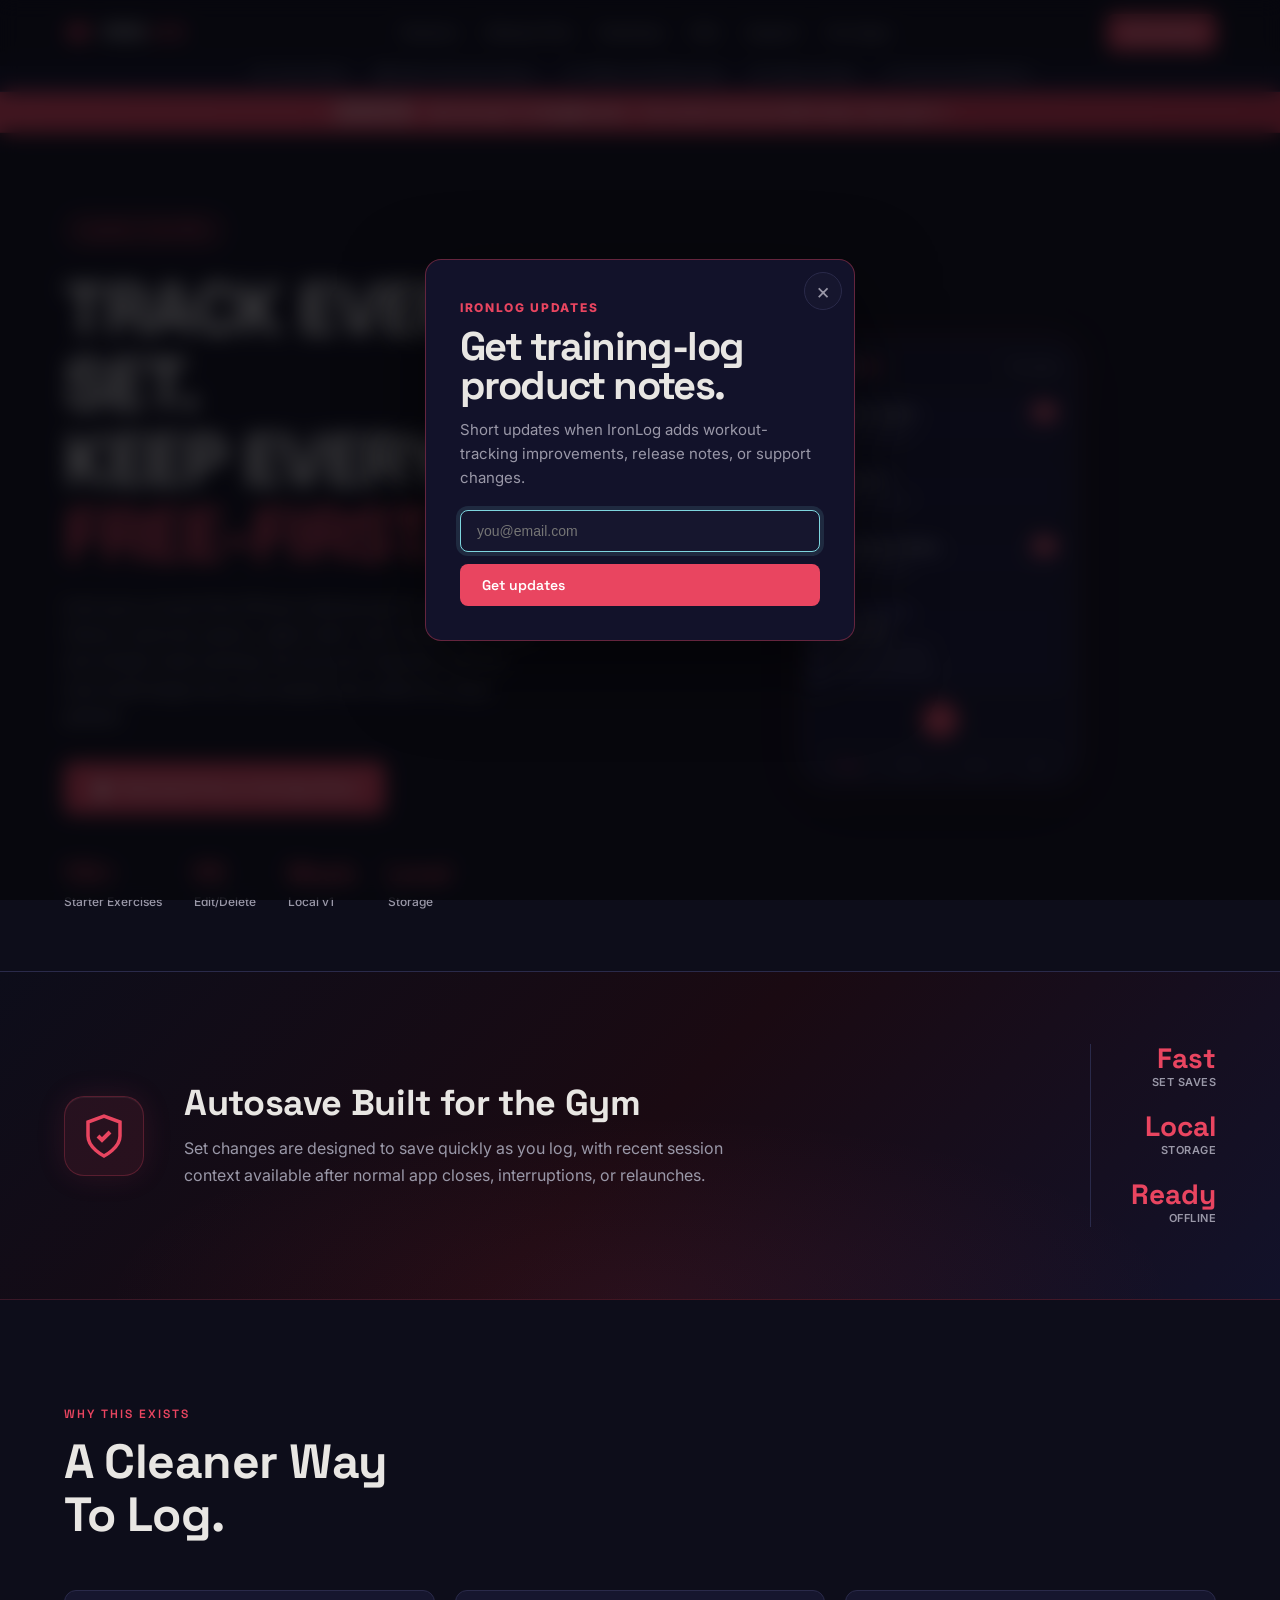
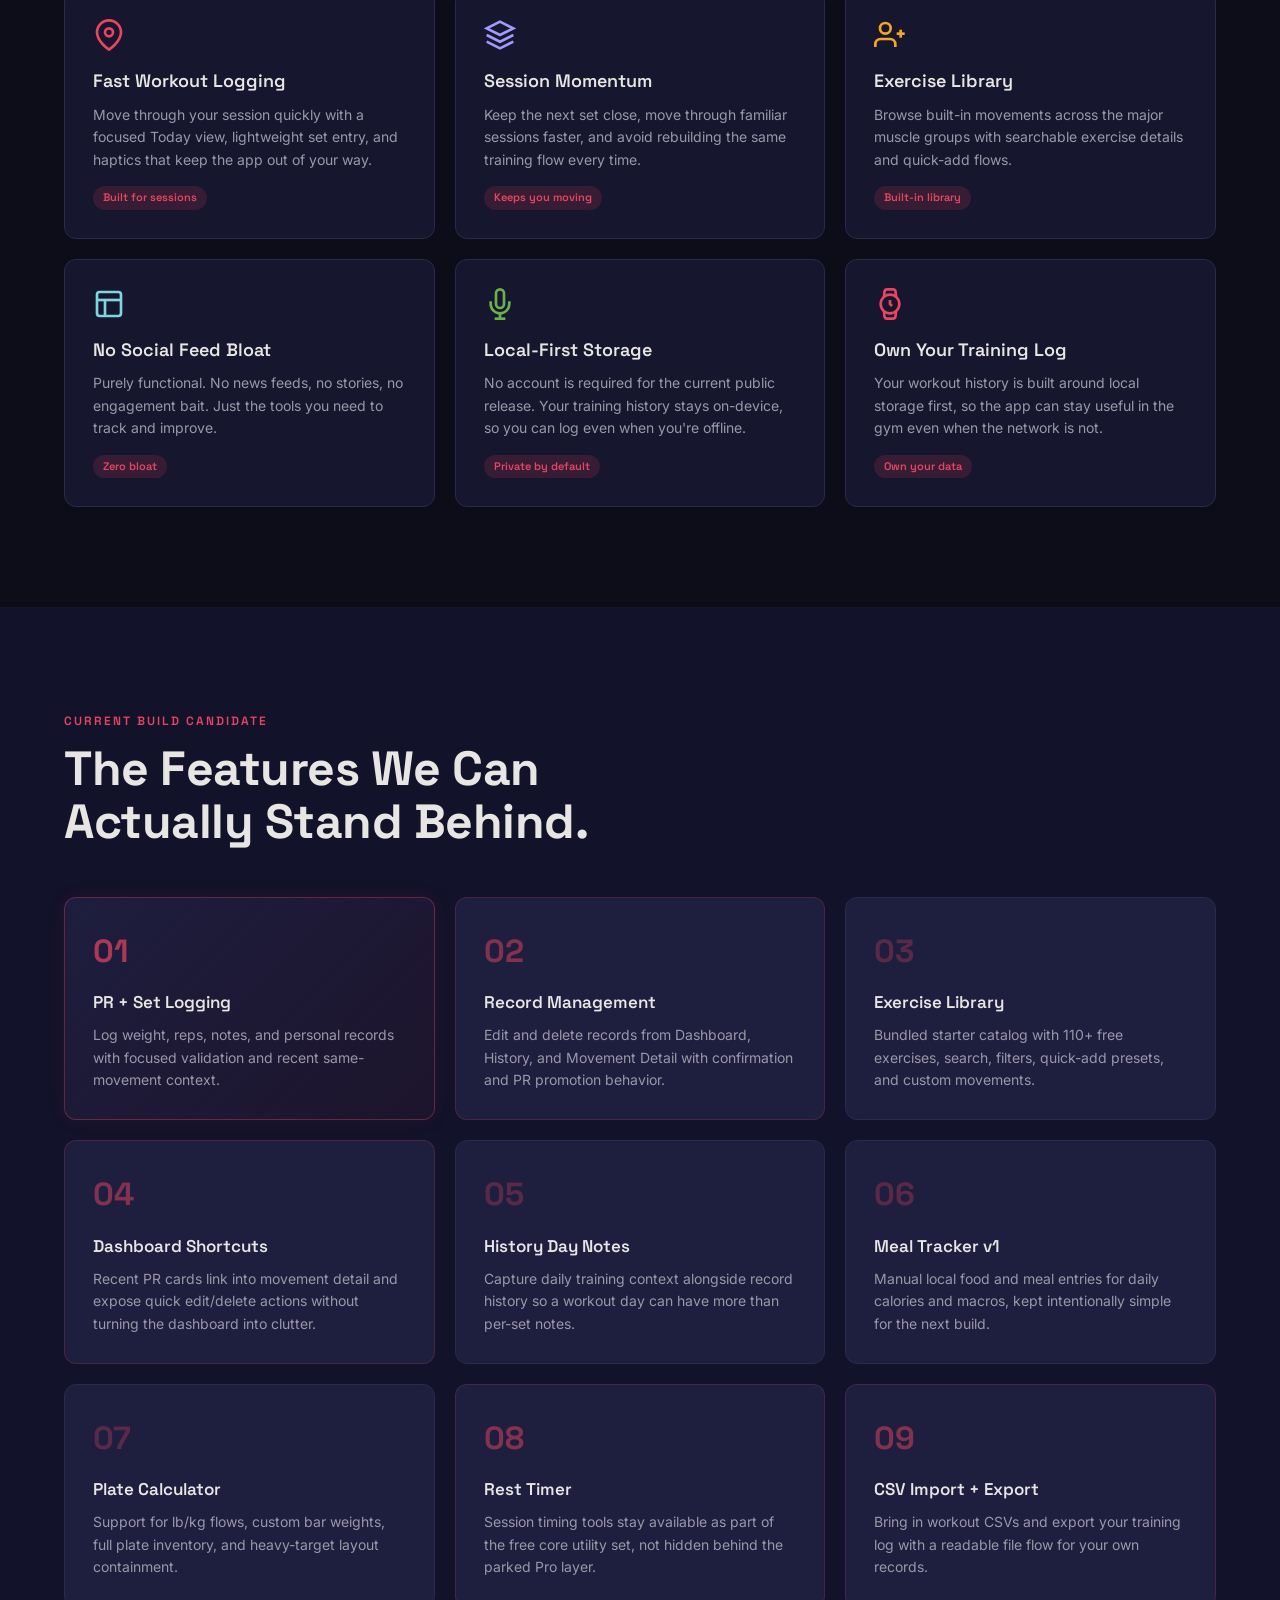
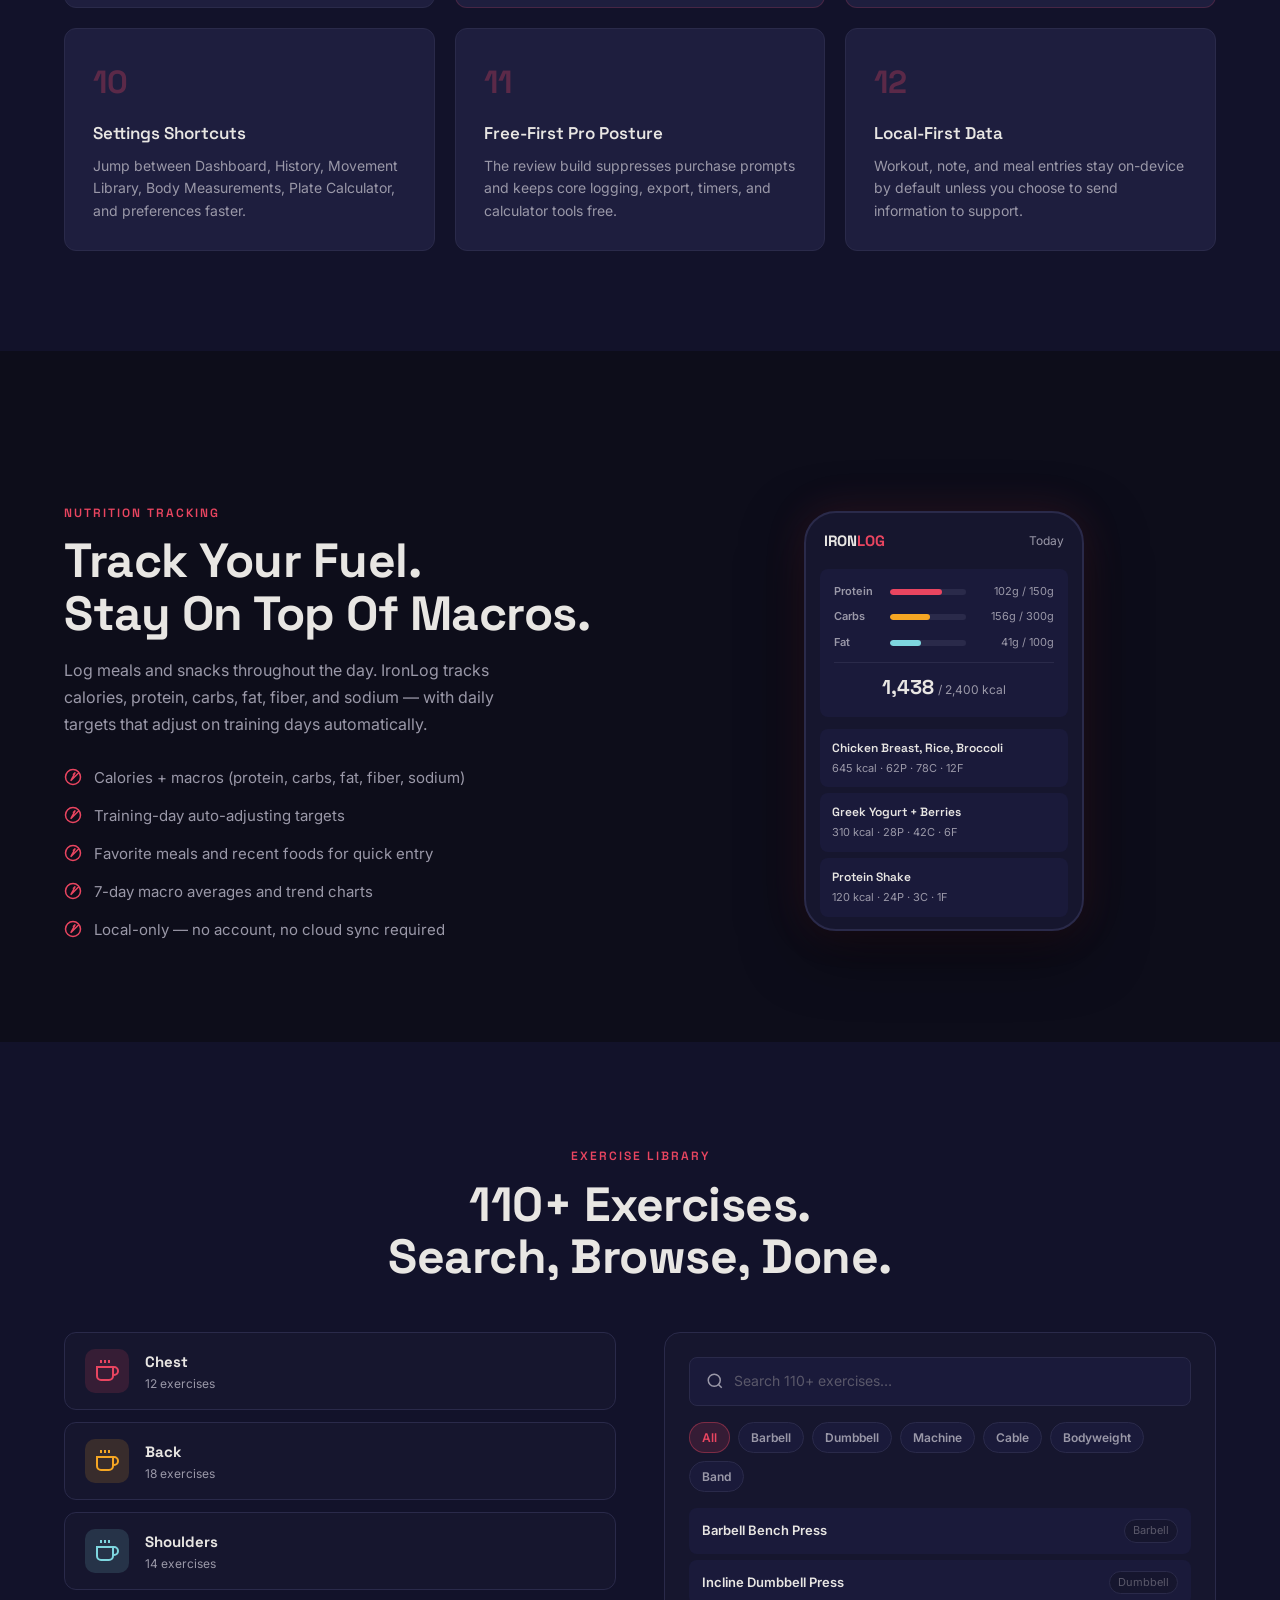
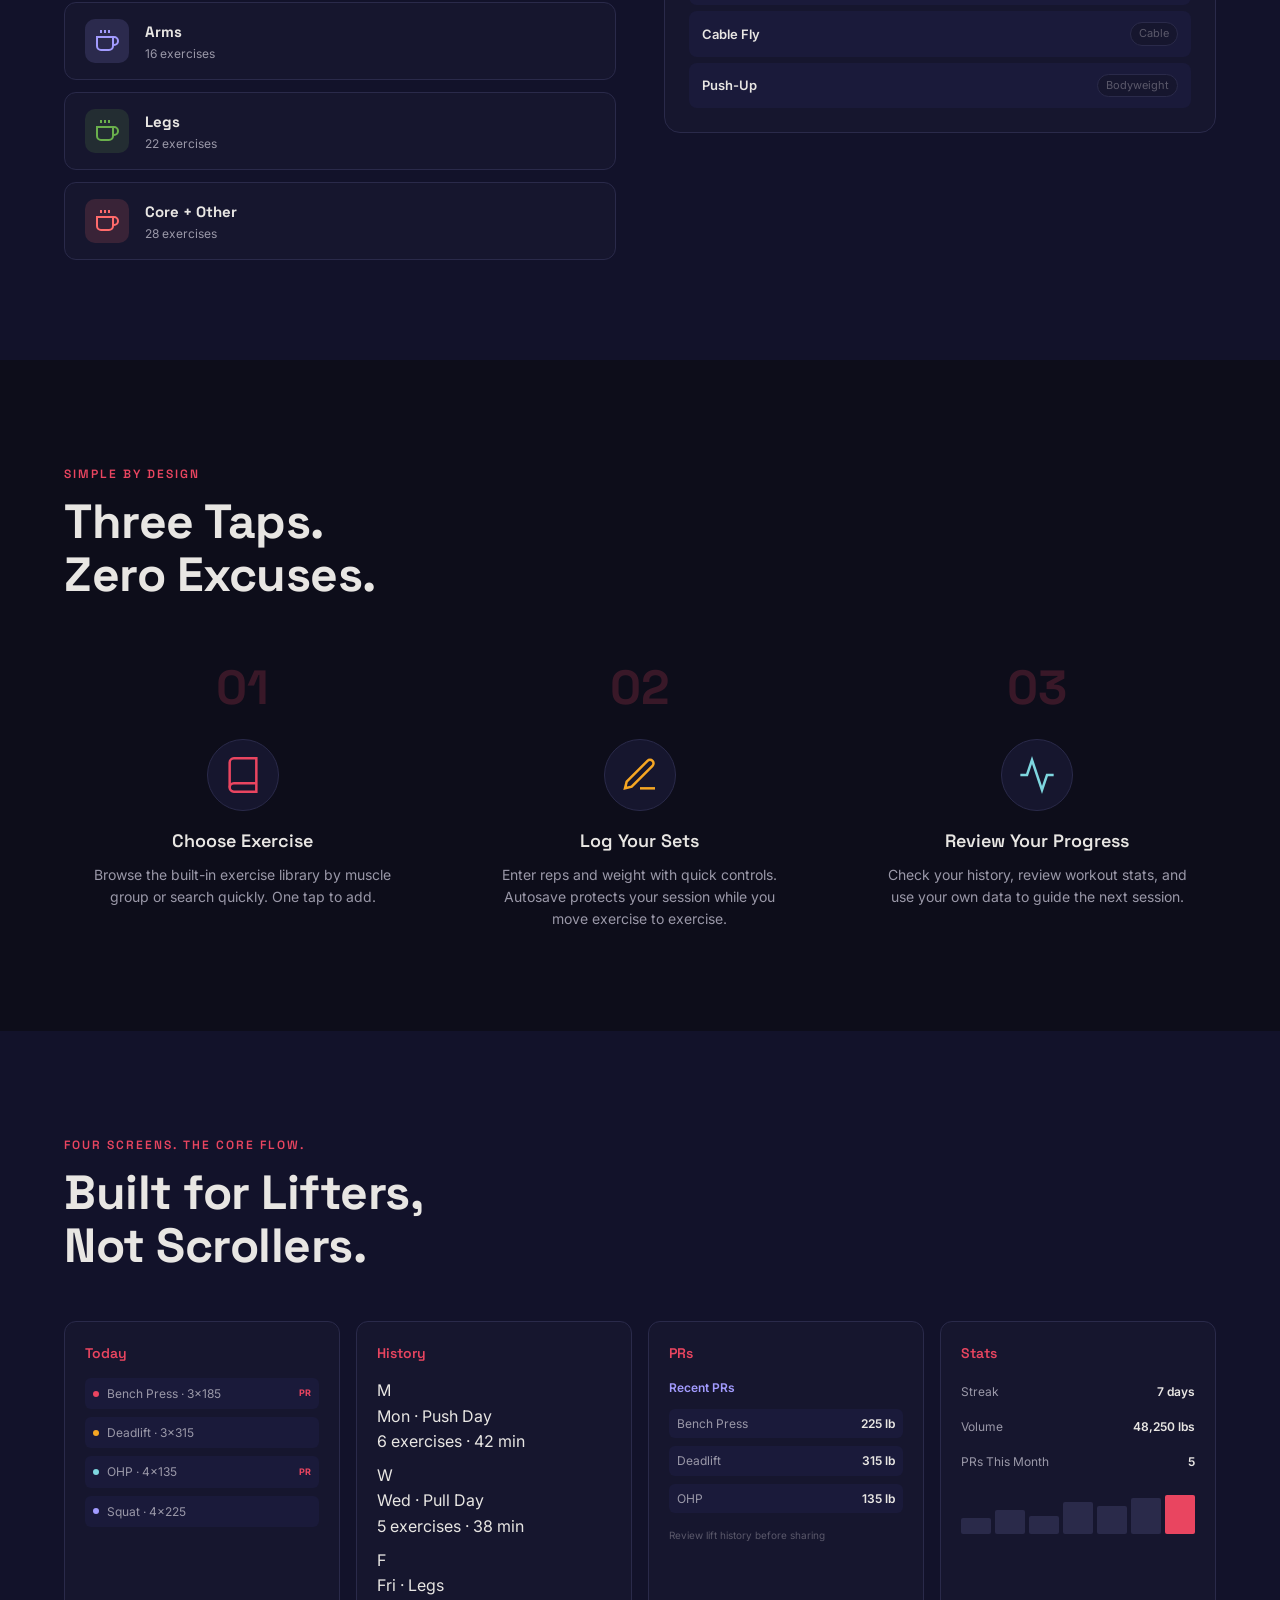
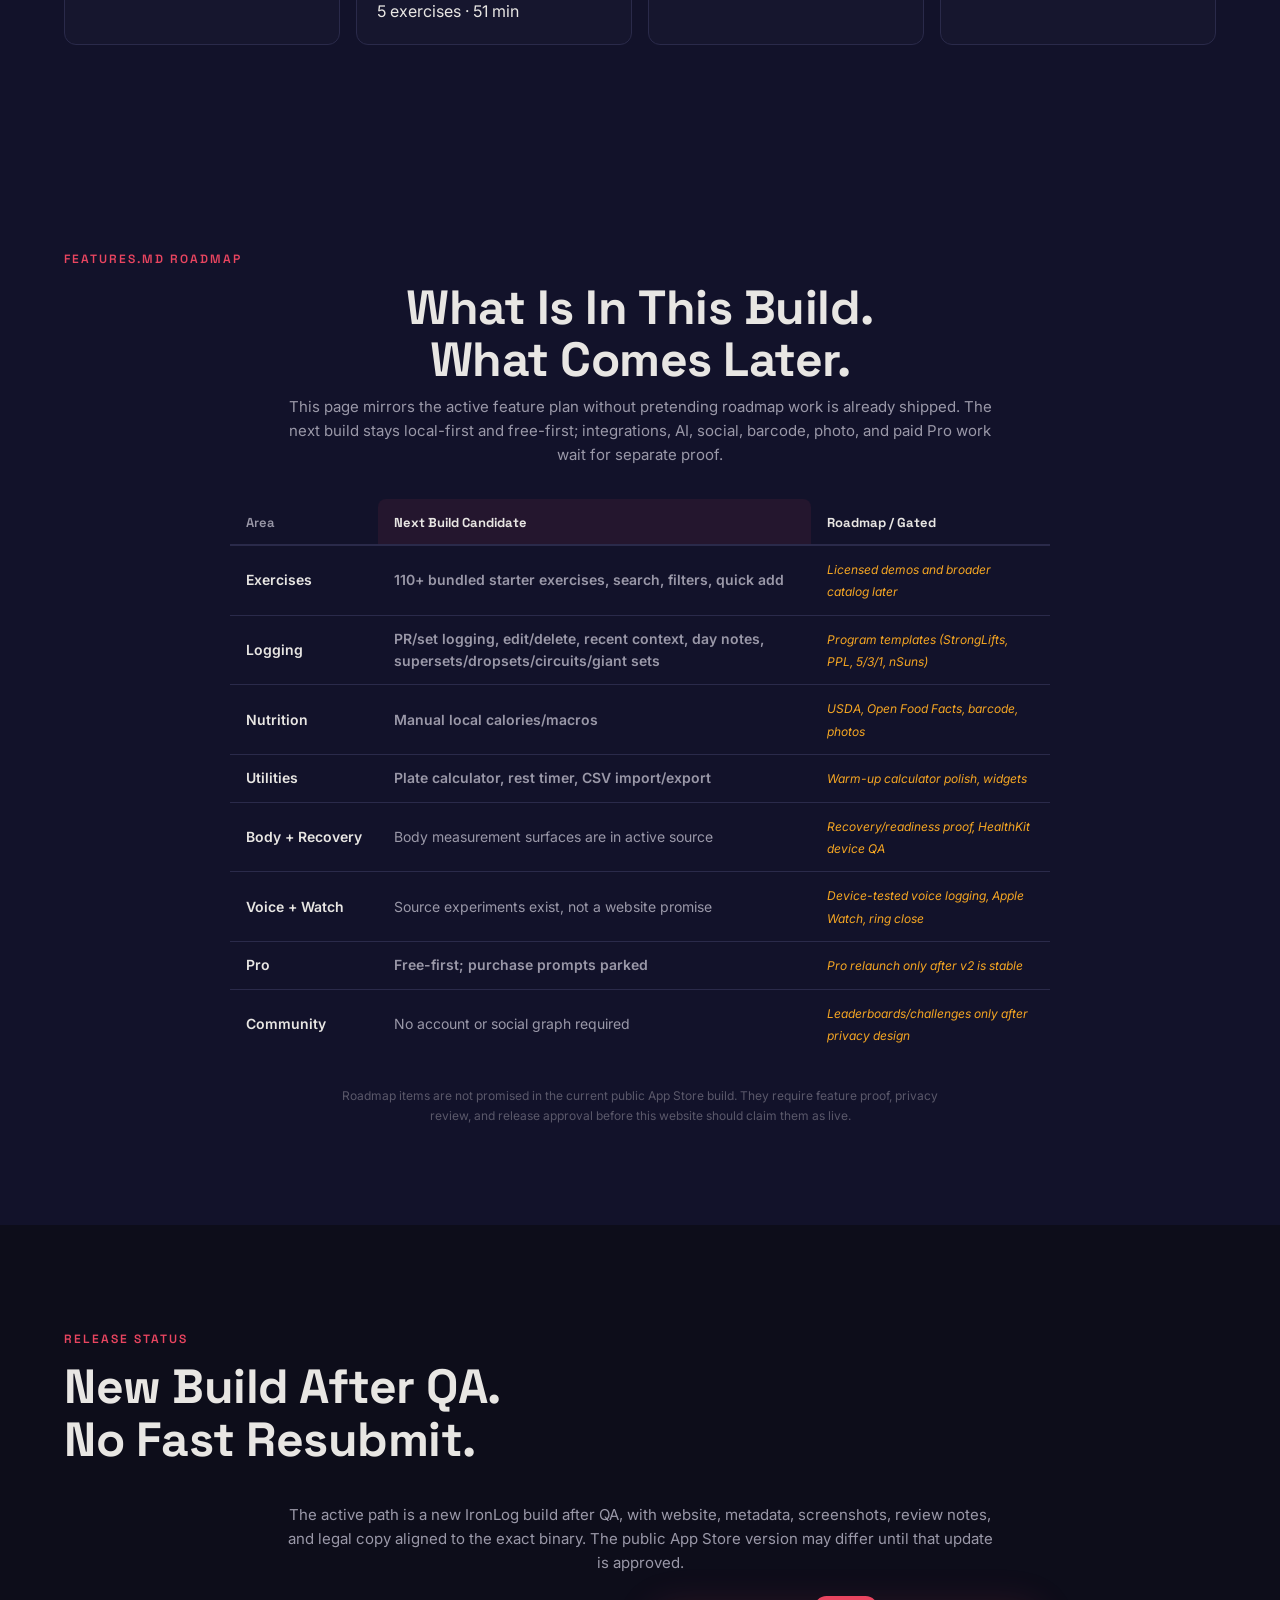
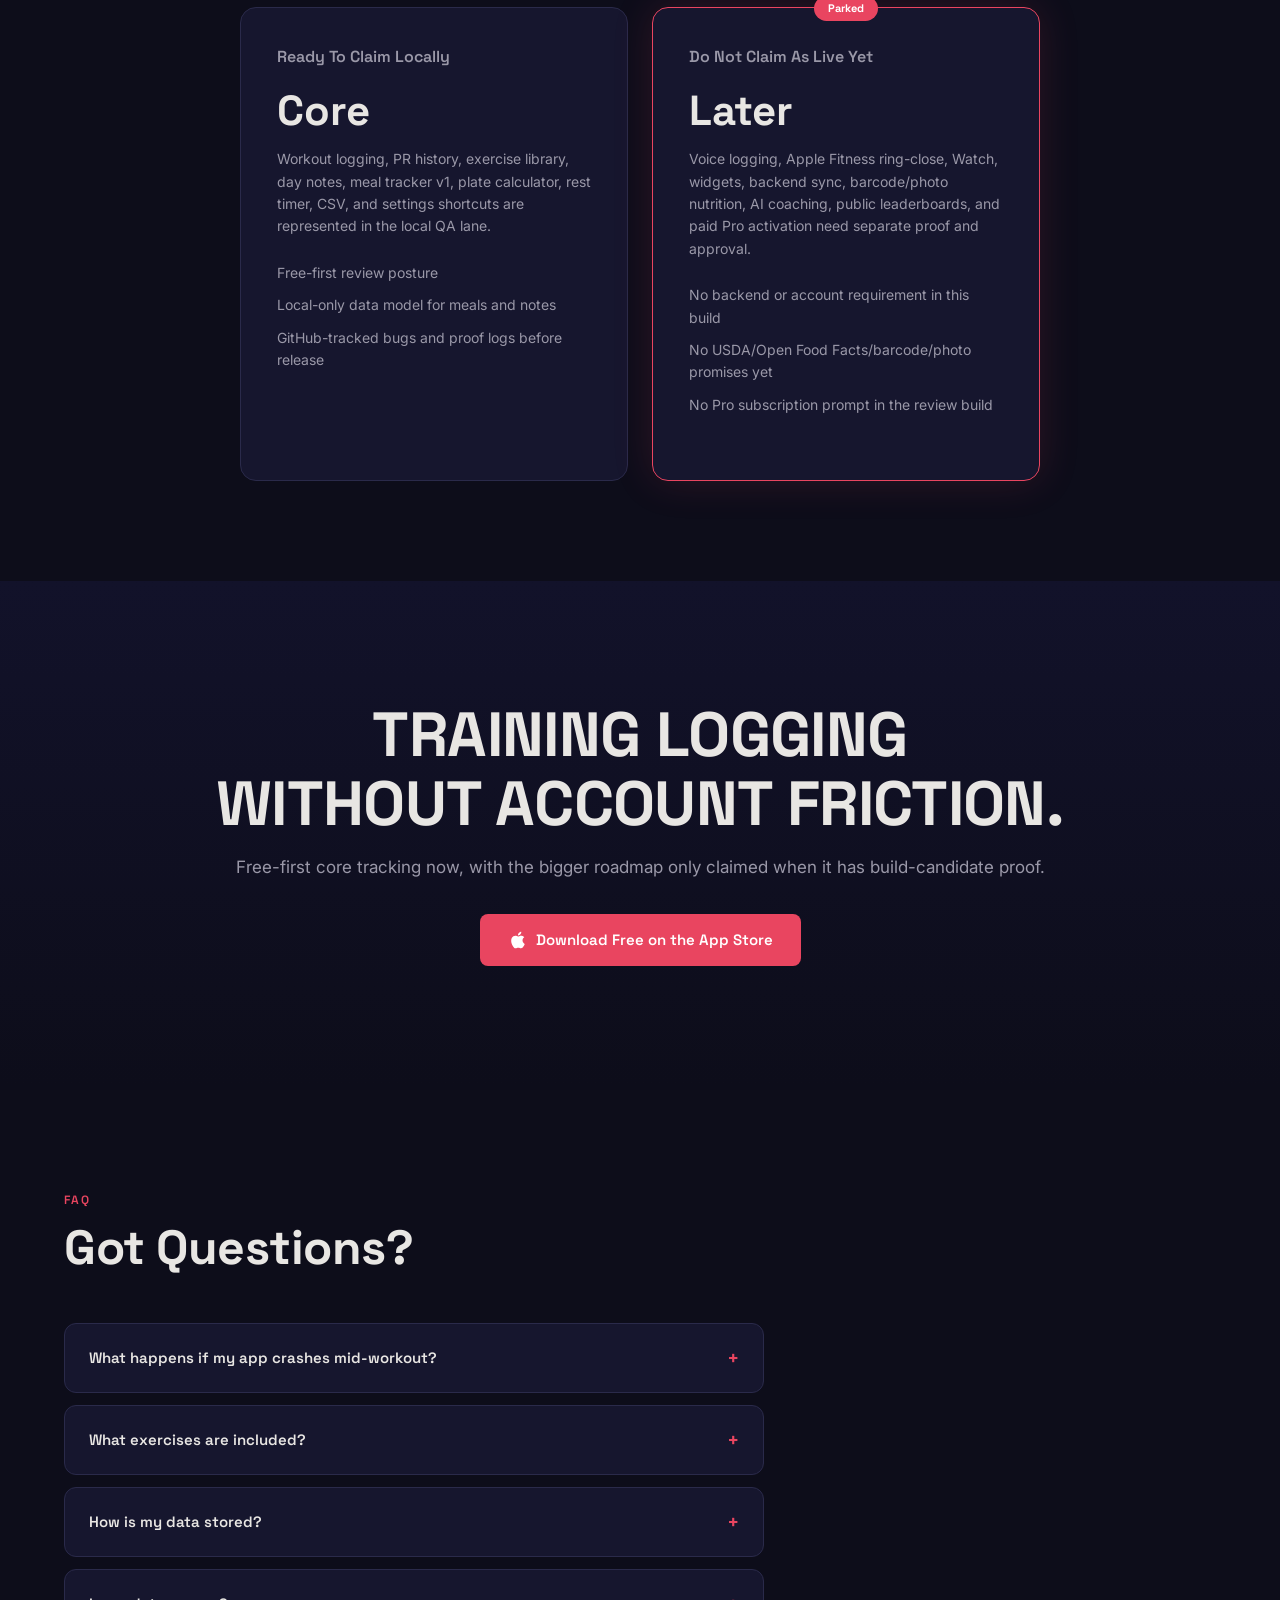
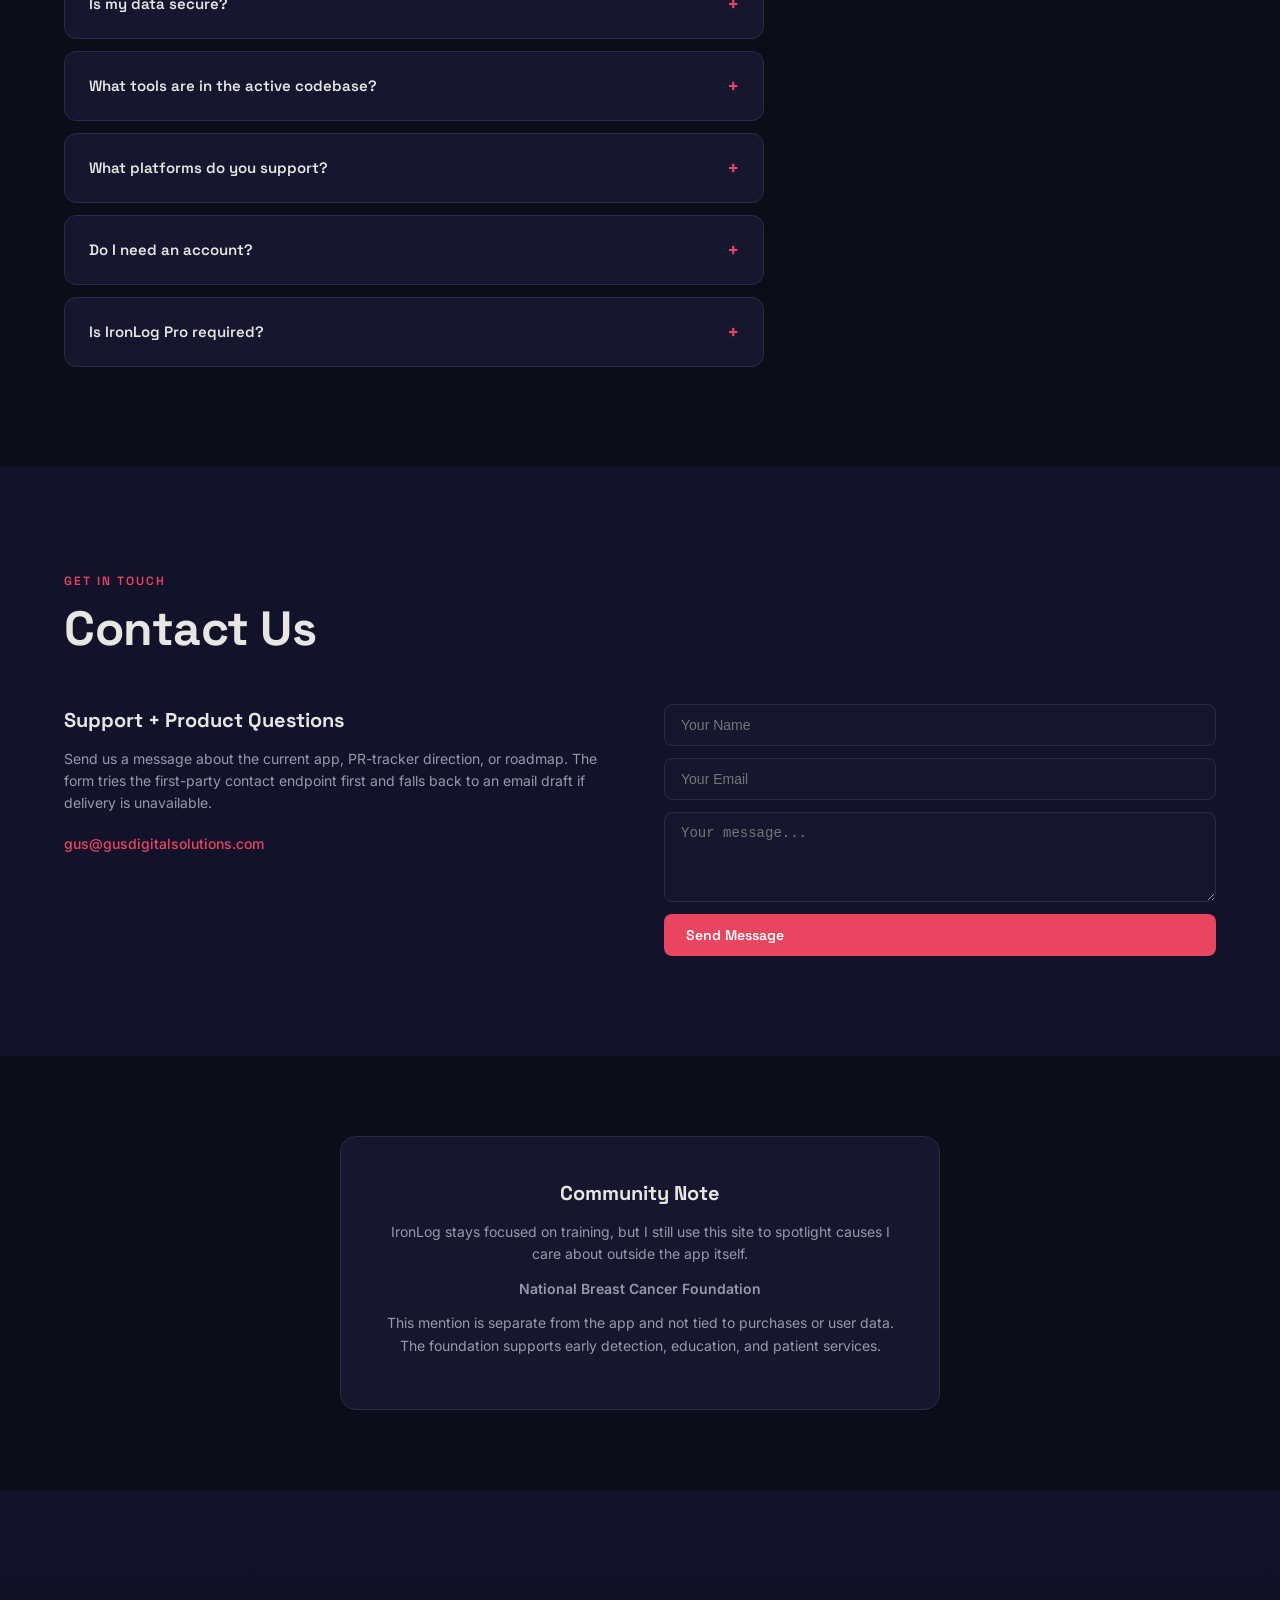
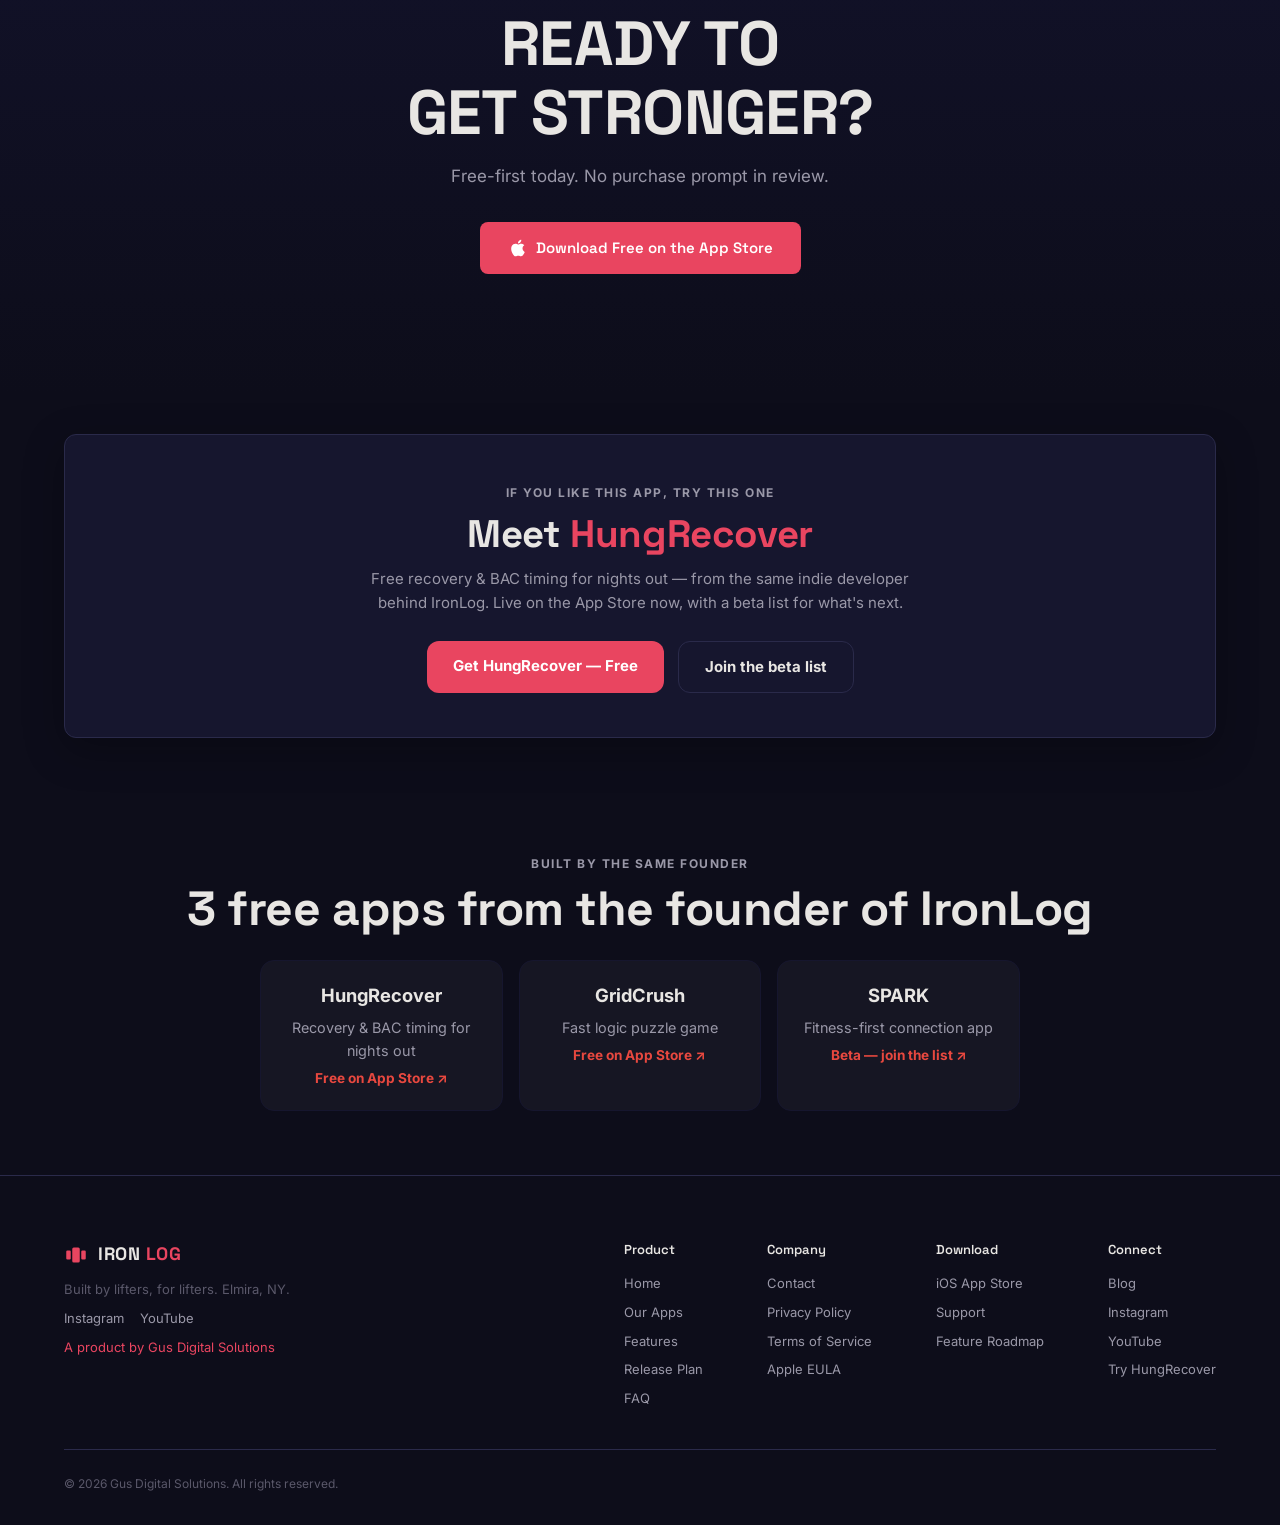
<file: index.html>
<!DOCTYPE html>
<html lang="en" data-theme="dark">
<head>
  <meta charset="UTF-8">
  <meta name="viewport" content="width=device-width, initial-scale=1.0">
  <script>document.documentElement.classList.add('js');</script>
  <title>IronLog: Free Gym Workout Tracker | 110+ Exercises, PR Logging &amp; Meal Tracker for iPhone</title>
  <meta name="description" content="Free iPhone workout tracker with 110+ exercise library, unlimited set logging, PR history, Meal Tracker, voice logging, and 100% on-device data. No account, no ads, no subscription. Available on the App Store.">
  <meta name="author" content="Gus Digital Solutions">
  <meta property="og:title" content="IronLog: Free Gym Workout Tracker for iPhone">
  <meta property="og:description" content="Track sets, review workout history, follow PRs, log meals, and keep your training data on-device. 110+ exercises free. No account required.">
  <meta property="og:type" content="website">
  <meta property="og:url" content="https://ironlog.co">
  <meta property="og:site_name" content="IronLog">
  <meta property="og:image" content="https://ironlog.co/social-card.svg">
  <meta name="twitter:card" content="summary_large_image">
  <meta name="twitter:site" content="@gustavopsu">
  <meta name="twitter:title" content="IronLog: Free Gym Workout Tracker">
  <meta name="twitter:description" content="Free iPhone workout tracker. Unlimited set logging, PR history, voice logging — 100% on-device, no account required.">
  <meta name="twitter:image" content="https://ironlog.co/social-card.svg">
  <link rel="canonical" href="https://ironlog.co/">
  <link rel="preconnect" href="https://fonts.googleapis.com">
  <link rel="preconnect" href="https://fonts.gstatic.com" crossorigin>
  <link href="https://fonts.googleapis.com/css2?family=Inter:wght@400;500;600;700;800;900&family=Space+Grotesk:wght@500;600;700&display=swap" rel="stylesheet">
  <link rel="icon" type="image/svg+xml" href="/favicon.svg">
  <link rel="stylesheet" href="style.css?v=20260607-meal-library">
  <!-- JSON-LD: SoftwareApplication + Organization -->
  <script type="application/ld+json">
  {
    "@context": "https://schema.org",
    "@graph": [
      {
        "@type": "SoftwareApplication",
        "@id": "https://ironlog.co/#software",
        "name": "IronLog",
        "applicationCategory": "HealthAndFitnessApplication",
        "operatingSystem": "iOS",
        "offers": {
          "@type": "Offer",
          "price": "0",
          "priceCurrency": "USD"
        },
        "description": "Local-first iPhone workout and PR tracker with set logging, exercise history, stats, and on-device training data.",
        "url": "https://ironlog.co",
        "image": "https://ironlog.co/social-card.svg",
        "author": {
          "@type": "Organization",
          "name": "Gus Digital Solutions",
          "url": "https://gusdigitalsolutions.com"
        },
        "publisher": {
          "@type": "Organization",
          "name": "Gus Digital Solutions",
          "url": "https://gusdigitalsolutions.com"
        }
      },
      {
        "@type": "Organization",
        "@id": "https://ironlog.co/#organization",
        "name": "IronLog / Gus Digital Solutions",
        "url": "https://ironlog.co",
        "logo": "https://ironlog.co/favicon.svg",
        "sameAs": [
          "https://instagram.com/gustavopsu"
        ]
      },
      {
        "@type": "WebSite",
        "@id": "https://ironlog.co/#website",
        "url": "https://ironlog.co",
        "name": "IronLog",
        "description": "Local-first iPhone gym workout and PR tracker — no account required, no ads, no subscription.",
        "publisher": {
          "@id": "https://ironlog.co/#organization"
        },
        "potentialAction": {
          "@type": "SearchAction",
          "target": "https://ironlog.co?q={search_term_string}",
          "query-input": "required name=search_term_string"
        }
      },
      {
        "@type": "FAQPage",
        "@id": "https://ironlog.co/#faq",
        "mainEntity": [
          {
            "@type": "Question",
            "name": "What happens if my app crashes mid-workout?",
            "acceptedAnswer": {
              "@type": "Answer",
              "text": "IronLog is designed to save set changes quickly and restore recent session context after normal interruptions. If something feels wrong after a relaunch, email support with the device, app version, and what you were logging."
            }
          },
          {
            "@type": "Question",
            "name": "What exercises are included?",
            "acceptedAnswer": {
              "@type": "Answer",
              "text": "The next build candidate uses a bundled starter catalog with 110+ free exercises across major movement categories, plus search, filters, quick-add presets, and custom movements."
            }
          },
          {
            "@type": "Question",
            "name": "How is my data stored?",
            "acceptedAnswer": {
              "@type": "Answer",
              "text": "The current public release is local-first. Workout history is stored on-device, and you do not need an account to use the core tracker."
            }
          },
          {
            "@type": "Question",
            "name": "Is my data secure?",
            "acceptedAnswer": {
              "@type": "Answer",
              "text": "Workout data stays on your device by default, and IronLog does not require you to create an account for the current public release."
            }
          },
          {
            "@type": "Question",
            "name": "What tools are in the active codebase?",
            "acceptedAnswer": {
              "@type": "Answer",
              "text": "The active IronLog source includes PR/set logging, exercise library wiring, History day notes, Meal Tracker v1, plate calculator, rest timer, CSV flows, and settings shortcuts. Voice, Watch, HealthKit ring-close, widgets, AI, social, and barcode/photo nutrition remain proof-gated roadmap work."
            }
          },
          {
            "@type": "Question",
            "name": "What platforms do you support?",
            "acceptedAnswer": {
              "@type": "Answer",
              "text": "The current public release is on the iPhone App Store. No Android or Google Play release is available today."
            }
          },
          {
            "@type": "Question",
            "name": "Do I need an account?",
            "acceptedAnswer": {
              "@type": "Answer",
              "text": "No. The current public app works without an account, so you can start logging workouts immediately."
            }
          },
          {
            "@type": "Question",
            "name": "Is IronLog Pro required?",
            "acceptedAnswer": {
              "@type": "Answer",
              "text": "No. The current release is free-first. A paid Pro layer may return in a later update, but today's build does not require a subscription to use the current workout logging and utility features."
            }
          }
        ]
      }
    ]
  }
  </script>
</head>
<body>

  <!-- HEADER -->
  <header class="header" id="header">
    <div class="header-inner">
      <a href="/" class="logo" aria-label="Iron Log home">
        <svg width="28" height="28" viewBox="0 0 32 32" fill="none" aria-hidden="true">
          <rect x="3" y="10" width="6" height="12" rx="1.5" fill="#e94560"/>
          <rect x="11" y="6" width="10" height="20" rx="2" fill="#e94560"/>
          <rect x="23" y="10" width="6" height="12" rx="1.5" fill="#e94560"/>
        </svg>
        <span>IRON <span class="accent">LOG</span></span>
      </a>
      <nav class="nav" id="nav" aria-label="Primary navigation">
        <a href="#features">Features</a>
        <a href="#release">Release Plan</a>
        <a href="#compare">Roadmap</a>
        <a href="#faq">FAQ</a>
        <a href="#contact">Support</a>
        <a href="#more-apps">Our Apps</a>
      </nav>
      <div class="header-actions">
        <a href="https://apps.apple.com/us/app/ironlog-gym-workout-tracker/id6759731114" class="btn btn-primary btn-sm" target="_blank" rel="noopener">Get IronLog</a>
        <button class="mobile-toggle" id="mobile-toggle" aria-label="Toggle menu" aria-controls="nav" aria-expanded="false">
          <span></span><span></span><span></span>
        </button>
      </div>
    </div>
  </header>

  <!-- TOP BAR -->
  <div class="top-bar">
    <div class="top-bar-inner">
      <span><svg width="14" height="14" viewBox="0 0 24 24" fill="none" stroke="currentColor" stroke-width="2"><path d="M12 2l3.09 6.26L22 9.27l-5 4.87 1.18 6.88L12 17.77l-6.18 3.25L7 14.14 2 9.27l6.91-1.01L12 2z"/></svg> Free to Start</span>
      <span><svg width="14" height="14" viewBox="0 0 24 24" fill="none" stroke="currentColor" stroke-width="2"><circle cx="12" cy="12" r="10"/><path d="M2 12h20M12 2a15.3 15.3 0 0 1 4 10 15.3 15.3 0 0 1-4 10 15.3 15.3 0 0 1-4-10 15.3 15.3 0 0 1 4-10z"/></svg> Built-In Exercise Library</span>
      <span><svg width="14" height="14" viewBox="0 0 24 24" fill="none" stroke="currentColor" stroke-width="2"><rect x="5" y="2" width="14" height="20" rx="2" ry="2"/><path d="M12 18h.01"/></svg> Offline-first iPhone app</span>
      <span><svg width="14" height="14" viewBox="0 0 24 24" fill="none" stroke="currentColor" stroke-width="2"><circle cx="12" cy="12" r="10"/><polyline points="12 6 12 12 16 14"/></svg> History &amp; stats</span>
      <span><svg width="14" height="14" viewBox="0 0 24 24" fill="none" stroke="currentColor" stroke-width="2"><path d="M12 22s8-4 8-10V5l-8-3-8 3v7c0 6 8 10 8 10z"/></svg> No Account Required</span>
    </div>
  </div>

  <!-- CROSS-PROMO (header strip) -->
  <style id="xpromo-css">
  .xpromo-strip{display:flex;align-items:center;justify-content:center;gap:10px;flex-wrap:wrap;padding:9px 18px;font-size:13px;font-weight:600;text-align:center;color:#fff;background:linear-gradient(90deg,var(--primary,#e94560),var(--primary-hover,#d63651));border-bottom:1px solid rgba(0,0,0,.2);text-decoration:none;transition:filter .2s}
  .xpromo-strip:hover{filter:brightness(1.08)}
  .xpromo-strip-tag{background:rgba(255,255,255,.22);padding:2px 8px;border-radius:999px;font-size:11px;letter-spacing:.5px}
  .xpromo-strip strong{font-weight:800}
  .xpromo-section{max-width:1200px;margin:0 auto;padding:40px 24px 64px}
  .xpromo-card{background:var(--surface,#16162e);border:1px solid var(--border,#2a2a4a);border-radius:var(--radius,12px);padding:44px 36px;text-align:center;box-shadow:0 12px 40px rgba(0,0,0,.28)}
  .xpromo-eyebrow{display:inline-block;font-size:12px;font-weight:700;letter-spacing:1.5px;text-transform:uppercase;color:var(--text-muted,#9a98a8);margin-bottom:10px}
  .xpromo-card h2{font-size:clamp(1.6rem,1rem + 3vw,2.4rem);margin:0 0 12px;color:var(--text,#e8e6e3);font-weight:800}
  .xpromo-accent{color:var(--primary,#e94560)}
  .xpromo-card p{max-width:560px;margin:0 auto 26px;color:var(--text-muted,#9a98a8);font-size:15px;line-height:1.6}
  .xpromo-actions{display:flex;gap:14px;justify-content:center;flex-wrap:wrap}
  .xpromo-btn{display:inline-block;padding:13px 26px;border-radius:12px;font-weight:700;font-size:15px;text-decoration:none;transition:transform .15s,filter .2s}
  .xpromo-btn:hover{transform:translateY(-2px)}
  .xpromo-btn-primary{background:var(--primary,#e94560);color:#fff}
  .xpromo-btn-primary:hover{filter:brightness(1.08)}
  .xpromo-btn-ghost{background:transparent;color:var(--text,#e8e6e3);border:1px solid var(--border,#2a2a4a)}
  @media(max-width:560px){.xpromo-card{padding:32px 20px}}
  </style>
  <a class="xpromo-strip" href="https://apps.apple.com/us/app/hungrecover-bac-recovery/id6766139744" target="_blank" rel="noopener">
    <span class="xpromo-strip-tag">ALSO BY US</span>
    <span>Like IronLog? Try <strong>HungRecover</strong> — free smart recovery &amp; BAC timing. Tap to get it →</span>
  </a>

  <!-- HERO -->
  <section class="hero">
    <div class="hero-content">
      <div class="hero-badge">Log Sets. Track PRs.</div>
      <h1>TRACK EVERY SET.<br>KEEP EVERY PR.<br><span class="accent">FREE-FIRST.</span></h1>
      <p class="hero-sub">IronLog is a local-first iPhone training log for set logging, PR history, exercise search, plate math, rest timing, day notes, and simple meal tracking. No account required, and the next build keeps the core tracker free while Pro stays parked.</p>
      <div class="hero-ctas">
        <a href="https://apps.apple.com/us/app/ironlog-gym-workout-tracker/id6759731114" class="btn btn-primary btn-lg" target="_blank" rel="noopener">
          <svg width="20" height="20" viewBox="0 0 24 24" fill="currentColor"><path d="M18.71 19.5c-.83 1.24-1.71 2.45-3.05 2.47-1.34.03-1.77-.79-3.29-.79-1.53 0-2 .77-3.27.82-1.31.05-2.3-1.32-3.14-2.53C4.25 17 2.94 12.45 4.7 9.39c.87-1.52 2.43-2.48 4.12-2.51 1.28-.02 2.5.87 3.29.87.78 0 2.26-1.07 3.8-.91.65.03 2.47.26 3.64 1.98-.09.06-2.17 1.28-2.15 3.81.03 3.02 2.65 4.03 2.68 4.04-.03.07-.42 1.44-1.38 2.83M13 3.5c.73-.83 1.94-1.46 2.94-1.5.13 1.17-.34 2.35-1.04 3.19-.69.85-1.83 1.51-2.95 1.42-.15-1.15.41-2.35 1.05-3.11z"/></svg>
          Download Free on the App Store
        </a>
      </div>
      <div class="hero-stats">
        <div class="stat"><span class="stat-num">110+</span><span class="stat-label">Starter Exercises</span></div>
        <div class="stat"><span class="stat-num">PR</span><span class="stat-label">Edit/Delete</span></div>
        <div class="stat"><span class="stat-num">Meals</span><span class="stat-label">Local v1</span></div>
        <div class="stat"><span class="stat-num">Local</span><span class="stat-label">Storage</span></div>
      </div>
    </div>
    <div class="hero-phone">
      <div class="phone-frame">
        <div class="phone-screen">
          <div class="phone-header">
            <span class="phone-logo">IRON<span class="accent">LOG</span></span>
            <span class="phone-day">Thursday</span>
          </div>
          <div class="phone-workout">
            <div class="workout-card" style="border-left: 3px solid #e94560">
              <div class="workout-name">BENCH PRESS</div>
              <div class="workout-detail">3 sets · 185 lbs</div>
              <span class="pr-badge">PR</span>
            </div>
            <div class="workout-card" style="border-left: 3px solid #f5a623">
              <div class="workout-name">DEADLIFT</div>
              <div class="workout-detail">3 sets · 315 lbs</div>
            </div>
            <div class="workout-card" style="border-left: 3px solid #7ed6df">
              <div class="workout-name">OVERHEAD PRESS</div>
              <div class="workout-detail">4 sets · 135 lbs</div>
              <span class="pr-badge">PR</span>
            </div>
            <div class="workout-card ai-card" style="border-left: 3px solid #a29bfe">
              <div class="ai-label">LAST SESSION</div>
              <div class="workout-name">PUSH DAY</div>
              <div class="workout-detail">6 exercises logged</div>
              <div class="workout-detail">Saved automatically</div>
            </div>
          </div>
          <div class="phone-fab">+</div>
          <div class="phone-tabs">
            <span class="tab active">Today</span>
            <span class="tab">History</span>
            <span class="tab">Library</span>
            <span class="tab">Stats</span>
          </div>
        </div>
      </div>
    </div>
  </section>

  <!-- AUTOSAVE BANNER -->
  <section class="autosave-banner">
    <div class="container">
      <div class="autosave-content">
        <div class="autosave-icon">
          <svg width="48" height="48" viewBox="0 0 24 24" fill="none" stroke="#e94560" stroke-width="1.75" aria-hidden="true">
            <path d="M12 22s8-4 8-10V5l-8-3-8 3v7c0 6 8 10 8 10z"/>
            <polyline points="9 12 11 14 15 10" stroke-width="2"/>
          </svg>
        </div>
        <div class="autosave-text">
          <h2>Autosave Built for the Gym</h2>
          <p>Set changes are designed to save quickly as you log, with recent session context available after normal app closes, interruptions, or relaunches.</p>
        </div>
        <div class="autosave-stats">
          <div class="autosave-stat">
            <strong>Fast</strong>
            <span>Set Saves</span>
          </div>
          <div class="autosave-stat">
            <strong>Local</strong>
            <span>Storage</span>
          </div>
          <div class="autosave-stat">
            <strong>Ready</strong>
            <span>Offline</span>
          </div>
        </div>
      </div>
    </div>
  </section>

  <!-- WHAT MAKES IT DIFFERENT -->
  <section class="gap-section" id="gap">
    <div class="container">
      <div class="section-label">Why This Exists</div>
      <h2>A Cleaner Way<br>To Log.</h2>
      <div class="gap-grid">
        <div class="gap-card">
          <div class="gap-icon">
            <svg width="32" height="32" viewBox="0 0 24 24" fill="none" stroke="#e94560" stroke-width="2"><path d="M21 10c0 7-9 13-9 13s-9-6-9-13a9 9 0 0 1 18 0z"/><circle cx="12" cy="10" r="3"/></svg>
          </div>
          <h3>Fast Workout Logging</h3>
          <p class="gap-detail">Move through your session quickly with a focused Today view, lightweight set entry, and haptics that keep the app out of your way.</p>
          <span class="gap-tag">Built for sessions</span>
        </div>
        <div class="gap-card">
          <div class="gap-icon">
            <svg width="32" height="32" viewBox="0 0 24 24" fill="none" stroke="#a29bfe" stroke-width="2"><path d="M12 2L2 7l10 5 10-5-10-5z"/><path d="M2 17l10 5 10-5"/><path d="M2 12l10 5 10-5"/></svg>
          </div>
          <h3>Session Momentum</h3>
          <p class="gap-detail">Keep the next set close, move through familiar sessions faster, and avoid rebuilding the same training flow every time.</p>
          <span class="gap-tag">Keeps you moving</span>
        </div>
        <div class="gap-card">
          <div class="gap-icon">
            <svg width="32" height="32" viewBox="0 0 24 24" fill="none" stroke="#f5a623" stroke-width="2"><path d="M16 21v-2a4 4 0 0 0-4-4H5a4 4 0 0 0-4 4v2"/><circle cx="8.5" cy="7" r="4"/><line x1="20" y1="8" x2="20" y2="14"/><line x1="23" y1="11" x2="17" y2="11"/></svg>
          </div>
          <h3>Exercise Library</h3>
          <p class="gap-detail">Browse built-in movements across the major muscle groups with searchable exercise details and quick-add flows.</p>
          <span class="gap-tag">Built-in library</span>
        </div>
        <div class="gap-card">
          <div class="gap-icon">
            <svg width="32" height="32" viewBox="0 0 24 24" fill="none" stroke="#7ed6df" stroke-width="2"><rect x="3" y="3" width="18" height="18" rx="2" ry="2"/><line x1="3" y1="9" x2="21" y2="9"/><line x1="9" y1="21" x2="9" y2="9"/></svg>
          </div>
          <h3>No Social Feed Bloat</h3>
          <p class="gap-detail">Purely functional. No news feeds, no stories, no engagement bait. Just the tools you need to track and improve.</p>
          <span class="gap-tag">Zero bloat</span>
        </div>
        <div class="gap-card">
          <div class="gap-icon">
            <svg width="32" height="32" viewBox="0 0 24 24" fill="none" stroke="#6ab04c" stroke-width="2"><path d="M12 1a3 3 0 0 0-3 3v8a3 3 0 0 0 6 0V4a3 3 0 0 0-3-3z"/><path d="M19 10v2a7 7 0 0 1-14 0v-2"/><line x1="12" y1="19" x2="12" y2="23"/><line x1="8" y1="23" x2="16" y2="23"/></svg>
          </div>
          <h3>Local-First Storage</h3>
          <p class="gap-detail">No account is required for the current public release. Your training history stays on-device, so you can log even when you're offline.</p>
          <span class="gap-tag">Private by default</span>
        </div>
        <div class="gap-card">
          <div class="gap-icon">
            <svg width="32" height="32" viewBox="0 0 24 24" fill="none" stroke="#e94560" stroke-width="2"><circle cx="12" cy="12" r="7"/><polyline points="12 9 12 12 13.5 13.5"/><path d="M16.51 17.35l-.35 3.83a2 2 0 0 1-2 1.82H9.83a2 2 0 0 1-2-1.82l-.35-3.83m.01-10.7l.35-3.83A2 2 0 0 1 9.83 1h4.35a2 2 0 0 1 2 1.82l.35 3.83"/></svg>
          </div>
          <h3>Own Your Training Log</h3>
          <p class="gap-detail">Your workout history is built around local storage first, so the app can stay useful in the gym even when the network is not.</p>
          <span class="gap-tag">Own your data</span>
        </div>
      </div>
    </div>
  </section>

  <!-- FEATURES -->
  <section class="features-section" id="features">
    <div class="container">
      <div class="section-label">Current Build Candidate</div>
      <h2>The Features We Can<br>Actually Stand Behind.</h2>
      <div class="features-grid">
        <div class="feature-card feature-card--highlight">
          <div class="feature-num">01</div>
          <h3>PR + Set Logging</h3>
          <p>Log weight, reps, notes, and personal records with focused validation and recent same-movement context.</p>
        </div>
        <div class="feature-card feature-card--new">
          <div class="feature-num">02</div>
          <h3>Record Management</h3>
          <p>Edit and delete records from Dashboard, History, and Movement Detail with confirmation and PR promotion behavior.</p>
        </div>
        <div class="feature-card">
          <div class="feature-num">03</div>
          <h3>Exercise Library</h3>
          <p>Bundled starter catalog with 110+ free exercises, search, filters, quick-add presets, and custom movements.</p>
        </div>
        <div class="feature-card feature-card--new">
          <div class="feature-num">04</div>
          <h3>Dashboard Shortcuts</h3>
          <p>Recent PR cards link into movement detail and expose quick edit/delete actions without turning the dashboard into clutter.</p>
        </div>
        <div class="feature-card">
          <div class="feature-num">05</div>
          <h3>History Day Notes</h3>
          <p>Capture daily training context alongside record history so a workout day can have more than per-set notes.</p>
        </div>
        <div class="feature-card">
          <div class="feature-num">06</div>
          <h3>Meal Tracker v1</h3>
          <p>Manual local food and meal entries for daily calories and macros, kept intentionally simple for the next build.</p>
        </div>
        <div class="feature-card">
          <div class="feature-num">07</div>
          <h3>Plate Calculator</h3>
          <p>Support for lb/kg flows, custom bar weights, full plate inventory, and heavy-target layout containment.</p>
        </div>
        <div class="feature-card feature-card--new">
          <div class="feature-num">08</div>
          <h3>Rest Timer</h3>
          <p>Session timing tools stay available as part of the free core utility set, not hidden behind the parked Pro layer.</p>
        </div>
        <div class="feature-card feature-card--new">
          <div class="feature-num">09</div>
          <h3>CSV Import + Export</h3>
          <p>Bring in workout CSVs and export your training log with a readable file flow for your own records.</p>
        </div>
        <div class="feature-card">
          <div class="feature-num">10</div>
          <h3>Settings Shortcuts</h3>
          <p>Jump between Dashboard, History, Movement Library, Body Measurements, Plate Calculator, and preferences faster.</p>
        </div>
        <div class="feature-card">
          <div class="feature-num">11</div>
          <h3>Free-First Pro Posture</h3>
          <p>The review build suppresses purchase prompts and keeps core logging, export, timers, and calculator tools free.</p>
        </div>
        <div class="feature-card">
          <div class="feature-num">12</div>
          <h3>Local-First Data</h3>
          <p>Workout, note, and meal entries stay on-device by default unless you choose to send information to support.</p>
        </div>
      </div>
    </div>
  </section>

  <!-- MEAL TRACKER SECTION -->
  <section class="meal-tracker-section" id="meals">
    <div class="container">
      <div class="meal-grid">
        <div class="meal-content">
          <div class="section-label">Nutrition Tracking</div>
          <h2>Track Your Fuel.<br>Stay On Top Of Macros.</h2>
          <p class="meal-desc">Log meals and snacks throughout the day. IronLog tracks calories, protein, carbs, fat, fiber, and sodium — with daily targets that adjust on training days automatically.</p>
          <ul class="meal-features">
            <li>
              <svg width="18" height="18" viewBox="0 0 24 24" fill="none" stroke="#e94560" stroke-width="2"><polyline points="20 6 9 17 15 6 12 9"/><circle cx="12" cy="12" r="10"/></svg>
              <span>Calories + macros (protein, carbs, fat, fiber, sodium)</span>
            </li>
            <li>
              <svg width="18" height="18" viewBox="0 0 24 24" fill="none" stroke="#e94560" stroke-width="2"><polyline points="20 6 9 17 15 6 12 9"/><circle cx="12" cy="12" r="10"/></svg>
              <span>Training-day auto-adjusting targets</span>
            </li>
            <li>
              <svg width="18" height="18" viewBox="0 0 24 24" fill="none" stroke="#e94560" stroke-width="2"><polyline points="20 6 9 17 15 6 12 9"/><circle cx="12" cy="12" r="10"/></svg>
              <span>Favorite meals and recent foods for quick entry</span>
            </li>
            <li>
              <svg width="18" height="18" viewBox="0 0 24 24" fill="none" stroke="#e94560" stroke-width="2"><polyline points="20 6 9 17 15 6 12 9"/><circle cx="12" cy="12" r="10"/></svg>
              <span>7-day macro averages and trend charts</span>
            </li>
            <li>
              <svg width="18" height="18" viewBox="0 0 24 24" fill="none" stroke="#e94560" stroke-width="2"><polyline points="20 6 9 17 15 6 12 9"/><circle cx="12" cy="12" r="10"/></svg>
              <span>Local-only — no account, no cloud sync required</span>
            </li>
          </ul>
        </div>
        <div class="meal-mockup">
          <div class="phone-frame meal-phone">
            <div class="phone-screen">
              <div class="phone-header">
                <span class="phone-logo">IRON<span class="accent">LOG</span></span>
                <span class="phone-day">Today</span>
              </div>
              <div class="meal-day-summary">
                <div class="meal-macro-bar">
                  <div class="meal-macro-label">Protein</div>
                  <div class="meal-bar-track"><div class="meal-bar-fill" style="width:68%;background:#e94560"></div></div>
                  <div class="meal-macro-num">102g / 150g</div>
                </div>
                <div class="meal-macro-bar">
                  <div class="meal-macro-label">Carbs</div>
                  <div class="meal-bar-track"><div class="meal-bar-fill" style="width:52%;background:#f5a623"></div></div>
                  <div class="meal-macro-num">156g / 300g</div>
                </div>
                <div class="meal-macro-bar">
                  <div class="meal-macro-label">Fat</div>
                  <div class="meal-bar-track"><div class="meal-bar-fill" style="width:41%;background:#7ed6df"></div></div>
                  <div class="meal-macro-num">41g / 100g</div>
                </div>
                <div class="meal-cal-row">
                  <span class="meal-cal-num">1,438</span>
                  <span class="meal-cal-of"> / 2,400 kcal</span>
                </div>
              </div>
              <div class="meal-entries">
                <div class="meal-entry">
                  <div class="meal-entry-name">Chicken Breast, Rice, Broccoli</div>
                  <div class="meal-entry-macros">645 kcal · 62P · 78C · 12F</div>
                </div>
                <div class="meal-entry">
                  <div class="meal-entry-name">Greek Yogurt + Berries</div>
                  <div class="meal-entry-macros">310 kcal · 28P · 42C · 6F</div>
                </div>
                <div class="meal-entry">
                  <div class="meal-entry-name">Protein Shake</div>
                  <div class="meal-entry-macros">120 kcal · 24P · 3C · 1F</div>
                </div>
              </div>
            </div>
          </div>
        </div>
      </div>
    </div>
  </section>

  <!-- EXERCISE LIBRARY SECTION -->
  <section class="library-section" id="library">
    <div class="container">
      <div class="section-label">Exercise Library</div>
      <h2>110+ Exercises.<br>Search, Browse, Done.</h2>
      <div class="library-grid">
        <div class="library-categories">
          <div class="library-category">
            <div class="lib-cat-icon" style="background:rgba(233,69,96,0.15);color:#e94560">
              <svg width="24" height="24" viewBox="0 0 24 24" fill="none" stroke="currentColor" stroke-width="2"><path d="M18 8h1a4 4 0 0 1 0 8h-1"/><path d="M2 8h16v9a4 4 0 0 1-4 4H6a4 4 0 0 1-4-4V8z"/><line x1="6" y1="1" x2="6" y2="4"/><line x1="10" y1="1" x2="10" y2="4"/><line x1="14" y1="1" x2="14" y2="4"/></svg>
            </div>
            <div>
              <div class="lib-cat-name">Chest</div>
              <div class="lib-cat-count">12 exercises</div>
            </div>
          </div>
          <div class="library-category">
            <div class="lib-cat-icon" style="background:rgba(245,166,35,0.15);color:#f5a623">
              <svg width="24" height="24" viewBox="0 0 24 24" fill="none" stroke="currentColor" stroke-width="2"><path d="M18 8h1a4 4 0 0 1 0 8h-1"/><path d="M2 8h16v9a4 4 0 0 1-4 4H6a4 4 0 0 1-4-4V8z"/><line x1="6" y1="1" x2="6" y2="4"/><line x1="10" y1="1" x2="10" y2="4"/><line x1="14" y1="1" x2="14" y2="4"/></svg>
            </div>
            <div>
              <div class="lib-cat-name">Back</div>
              <div class="lib-cat-count">18 exercises</div>
            </div>
          </div>
          <div class="library-category">
            <div class="lib-cat-icon" style="background:rgba(126,214,223,0.15);color:#7ed6df">
              <svg width="24" height="24" viewBox="0 0 24 24" fill="none" stroke="currentColor" stroke-width="2"><path d="M18 8h1a4 4 0 0 1 0 8h-1"/><path d="M2 8h16v9a4 4 0 0 1-4 4H6a4 4 0 0 1-4-4V8z"/><line x1="6" y1="1" x2="6" y2="4"/><line x1="10" y1="1" x2="10" y2="4"/><line x1="14" y1="1" x2="14" y2="4"/></svg>
            </div>
            <div>
              <div class="lib-cat-name">Shoulders</div>
              <div class="lib-cat-count">14 exercises</div>
            </div>
          </div>
          <div class="library-category">
            <div class="lib-cat-icon" style="background:rgba(162,155,254,0.15);color:#a29bfe">
              <svg width="24" height="24" viewBox="0 0 24 24" fill="none" stroke="currentColor" stroke-width="2"><path d="M18 8h1a4 4 0 0 1 0 8h-1"/><path d="M2 8h16v9a4 4 0 0 1-4 4H6a4 4 0 0 1-4-4V8z"/><line x1="6" y1="1" x2="6" y2="4"/><line x1="10" y1="1" x2="10" y2="4"/><line x1="14" y1="1" x2="14" y2="4"/></svg>
            </div>
            <div>
              <div class="lib-cat-name">Arms</div>
              <div class="lib-cat-count">16 exercises</div>
            </div>
          </div>
          <div class="library-category">
            <div class="lib-cat-icon" style="background:rgba(106,176,76,0.15);color:#6ab04c">
              <svg width="24" height="24" viewBox="0 0 24 24" fill="none" stroke="currentColor" stroke-width="2"><path d="M18 8h1a4 4 0 0 1 0 8h-1"/><path d="M2 8h16v9a4 4 0 0 1-4 4H6a4 4 0 0 1-4-4V8z"/><line x1="6" y1="1" x2="6" y2="4"/><line x1="10" y1="1" x2="10" y2="4"/><line x1="14" y1="1" x2="14" y2="4"/></svg>
            </div>
            <div>
              <div class="lib-cat-name">Legs</div>
              <div class="lib-cat-count">22 exercises</div>
            </div>
          </div>
          <div class="library-category">
            <div class="lib-cat-icon" style="background:rgba(255,107,107,0.15);color:#ff6b6b">
              <svg width="24" height="24" viewBox="0 0 24 24" fill="none" stroke="currentColor" stroke-width="2"><path d="M18 8h1a4 4 0 0 1 0 8h-1"/><path d="M2 8h16v9a4 4 0 0 1-4 4H6a4 4 0 0 1-4-4V8z"/><line x1="6" y1="1" x2="6" y2="4"/><line x1="10" y1="1" x2="10" y2="4"/><line x1="14" y1="1" x2="14" y2="4"/></svg>
            </div>
            <div>
              <div class="lib-cat-name">Core + Other</div>
              <div class="lib-cat-count">28 exercises</div>
            </div>
          </div>
        </div>
        <div class="library-search">
          <div class="lib-search-box">
            <svg width="18" height="18" viewBox="0 0 24 24" fill="none" stroke="#9a98a8" stroke-width="2"><circle cx="11" cy="11" r="8"/><line x1="21" y1="21" x2="16.65" y2="16.65"/></svg>
            <span>Search 110+ exercises…</span>
          </div>
          <div class="lib-filters">
            <span class="lib-filter active">All</span>
            <span class="lib-filter">Barbell</span>
            <span class="lib-filter">Dumbbell</span>
            <span class="lib-filter">Machine</span>
            <span class="lib-filter">Cable</span>
            <span class="lib-filter">Bodyweight</span>
            <span class="lib-filter">Band</span>
          </div>
          <div class="lib-results">
            <div class="lib-result"><span class="lib-result-name">Barbell Bench Press</span><span class="lib-result-type">Barbell</span></div>
            <div class="lib-result"><span class="lib-result-name">Incline Dumbbell Press</span><span class="lib-result-type">Dumbbell</span></div>
            <div class="lib-result"><span class="lib-result-name">Cable Fly</span><span class="lib-result-type">Cable</span></div>
            <div class="lib-result"><span class="lib-result-name">Push-Up</span><span class="lib-result-type">Bodyweight</span></div>
          </div>
        </div>
      </div>
    </div>
  </section>

  <!-- HOW IT WORKS -->
  <section class="steps-section" id="how-it-works">
    <div class="container">
      <div class="section-label">Simple by Design</div>
      <h2>Three Taps.<br>Zero Excuses.</h2>
      <div class="steps-grid">
        <div class="step">
          <div class="step-number">01</div>
          <div class="step-icon-wrap">
            <svg width="40" height="40" viewBox="0 0 24 24" fill="none" stroke="#e94560" stroke-width="1.5"><path d="M4 19.5A2.5 2.5 0 0 1 6.5 17H20"/><path d="M6.5 2H20v20H6.5A2.5 2.5 0 0 1 4 19.5v-15A2.5 2.5 0 0 1 6.5 2z"/></svg>
          </div>
          <h3>Choose Exercise</h3>
          <p>Browse the built-in exercise library by muscle group or search quickly. One tap to add.</p>
        </div>
        <div class="step">
          <div class="step-number">02</div>
          <div class="step-icon-wrap">
            <svg width="40" height="40" viewBox="0 0 24 24" fill="none" stroke="#f5a623" stroke-width="1.5"><path d="M12 20h9"/><path d="M16.5 3.5a2.121 2.121 0 0 1 3 3L7 19l-4 1 1-4L16.5 3.5z"/></svg>
          </div>
          <h3>Log Your Sets</h3>
          <p>Enter reps and weight with quick controls. Autosave protects your session while you move exercise to exercise.</p>
        </div>
        <div class="step">
          <div class="step-number">03</div>
          <div class="step-icon-wrap">
            <svg width="40" height="40" viewBox="0 0 24 24" fill="none" stroke="#7ed6df" stroke-width="1.5"><polyline points="22 12 18 12 15 21 9 3 6 12 2 12"/></svg>
          </div>
          <h3>Review Your Progress</h3>
          <p>Check your history, review workout stats, and use your own data to guide the next session.</p>
        </div>
      </div>
    </div>
  </section>

  <!-- APP SCREENS -->
  <section class="screens-section" id="screens">
    <div class="container">
      <div class="section-label">Four Screens. The Core Flow.</div>
      <h2>Built for Lifters,<br>Not Scrollers.</h2>
      <div class="screens-grid">
        <div class="screen-card">
          <div class="screen-label">Today</div>
          <div class="screen-mock">
            <div class="mock-row"><span class="mock-dot" style="background:#e94560"></span> Bench Press · 3x185 <span class="pr-mini">PR</span></div>
            <div class="mock-row"><span class="mock-dot" style="background:#f5a623"></span> Deadlift · 3x315</div>
            <div class="mock-row"><span class="mock-dot" style="background:#7ed6df"></span> OHP · 4x135 <span class="pr-mini">PR</span></div>
            <div class="mock-row"><span class="mock-dot" style="background:#a29bfe"></span> Squat · 4x225</div>
          </div>
        </div>
        <div class="screen-card">
          <div class="screen-label">History</div>
          <div class="screen-mock">
            <div class="history-row"><div class="history-avatar">M</div><div><div class="history-name">Mon · Push Day</div><div class="history-style">6 exercises · 42 min</div></div></div>
            <div class="history-row"><div class="history-avatar">W</div><div><div class="history-name">Wed · Pull Day</div><div class="history-style">5 exercises · 38 min</div></div></div>
            <div class="history-row"><div class="history-avatar">F</div><div><div class="history-name">Fri · Legs</div><div class="history-style">5 exercises · 51 min</div></div></div>
          </div>
        </div>
        <div class="screen-card">
          <div class="screen-label">PRs</div>
          <div class="screen-mock">
            <div class="ai-mock-header">Recent PRs</div>
            <div class="ai-mock-row"><span>Bench Press</span><span class="ai-target">225 lb</span></div>
            <div class="ai-mock-row"><span>Deadlift</span><span class="ai-target">315 lb</span></div>
            <div class="ai-mock-row"><span>OHP</span><span class="ai-target">135 lb</span></div>
            <div class="ai-confidence">Review lift history before sharing</div>
          </div>
        </div>
        <div class="screen-card">
          <div class="screen-label">Stats</div>
          <div class="screen-mock">
            <div class="stats-row"><span>Streak</span><span class="stat-val">7 days</span></div>
            <div class="stats-row"><span>Volume</span><span class="stat-val">48,250 lbs</span></div>
            <div class="stats-row"><span>PRs This Month</span><span class="stat-val">5</span></div>
            <div class="stats-mini-chart">
              <div class="bar" style="height:40%"></div>
              <div class="bar" style="height:60%"></div>
              <div class="bar" style="height:45%"></div>
              <div class="bar" style="height:80%"></div>
              <div class="bar" style="height:70%"></div>
              <div class="bar" style="height:90%"></div>
              <div class="bar active" style="height:96%"></div>
            </div>
          </div>
        </div>
      </div>
    </div>
  </section>

  <!-- ROADMAP TABLE -->
  <section class="comparison-section" id="compare">
    <div class="container">
      <div class="section-label">FEATURES.md Roadmap</div>
      <h2>What Is In This Build.<br>What Comes Later.</h2>
      <p class="section-intro">This page mirrors the active feature plan without pretending roadmap work is already shipped. The next build stays local-first and free-first; integrations, AI, social, barcode, photo, and paid Pro work wait for separate proof.</p>
      <div class="compare-table-wrap">
        <table class="compare-table">
          <thead>
            <tr>
              <th>Area</th>
              <th><span class="compare-brand">Next Build Candidate</span></th>
              <th><span class="compare-brand">Roadmap / Gated</span></th>
            </tr>
          </thead>
          <tbody>
            <tr>
              <td>Exercises</td>
              <td class="compare-good">110+ bundled starter exercises, search, filters, quick add</td>
              <td><span class="compare-planned">Licensed demos and broader catalog later</span></td>
            </tr>
            <tr>
              <td>Logging</td>
              <td class="compare-good">PR/set logging, edit/delete, recent context, day notes, supersets/dropsets/circuits/giant sets</td>
              <td><span class="compare-planned">Program templates (StrongLifts, PPL, 5/3/1, nSuns)</span></td>
            </tr>
            <tr>
              <td>Nutrition</td>
              <td class="compare-good">Manual local calories/macros</td>
              <td><span class="compare-planned">USDA, Open Food Facts, barcode, photos</span></td>
            </tr>
            <tr>
              <td>Utilities</td>
              <td class="compare-good">Plate calculator, rest timer, CSV import/export</td>
              <td><span class="compare-planned">Warm-up calculator polish, widgets</span></td>
            </tr>
            <tr>
              <td>Body + Recovery</td>
              <td><span class="compare-ok">Body measurement surfaces are in active source</span></td>
              <td><span class="compare-planned">Recovery/readiness proof, HealthKit device QA</span></td>
            </tr>
            <tr>
              <td>Voice + Watch</td>
              <td><span class="compare-ok">Source experiments exist, not a website promise</span></td>
              <td><span class="compare-planned">Device-tested voice logging, Apple Watch, ring close</span></td>
            </tr>
            <tr>
              <td>Pro</td>
              <td class="compare-good">Free-first; purchase prompts parked</td>
              <td><span class="compare-planned">Pro relaunch only after v2 is stable</span></td>
            </tr>
            <tr>
              <td>Community</td>
              <td><span class="compare-ok">No account or social graph required</span></td>
              <td><span class="compare-planned">Leaderboards/challenges only after privacy design</span></td>
            </tr>
          </tbody>
        </table>
      </div>
      <p class="compare-disclaimer">Roadmap items are not promised in the current public App Store build. They require feature proof, privacy review, and release approval before this website should claim them as live.</p>
    </div>
  </section>

  <!-- RELEASE STATUS -->
  <section class="release-section" id="release">
    <div class="container">
      <div class="section-label">Release Status</div>
      <h2>New Build After QA.<br>No Fast Resubmit.</h2>
      <p class="section-intro">The active path is a new IronLog build after QA, with website, metadata, screenshots, review notes, and legal copy aligned to the exact binary. The public App Store version may differ until that update is approved.</p>
      <div class="release-grid">
        <div class="price-card">
          <div class="price-tier">Ready To Claim Locally</div>
          <div class="price-amount">Core</div>
          <p class="price-desc">Workout logging, PR history, exercise library, day notes, meal tracker v1, plate calculator, rest timer, CSV, and settings shortcuts are represented in the local QA lane.</p>
          <ul class="price-features">
            <li>Free-first review posture</li>
            <li>Local-only data model for meals and notes</li>
            <li>GitHub-tracked bugs and proof logs before release</li>
          </ul>
        </div>
        <div class="price-card featured">
          <div class="price-badge">Parked</div>
          <div class="price-tier">Do Not Claim As Live Yet</div>
          <div class="price-amount">Later</div>
          <p class="price-desc">Voice logging, Apple Fitness ring-close, Watch, widgets, backend sync, barcode/photo nutrition, AI coaching, public leaderboards, and paid Pro activation need separate proof and approval.</p>
          <ul class="price-features">
            <li>No backend or account requirement in this build</li>
            <li>No USDA/Open Food Facts/barcode/photo promises yet</li>
            <li>No Pro subscription prompt in the review build</li>
          </ul>
        </div>
      </div>
    </div>
  </section>

  <!-- SINGLE APP STORE CTA -->
  <section class="cta-section">
    <div class="container">
      <h2>TRAINING LOGGING<br>WITHOUT ACCOUNT FRICTION.</h2>
      <p>Free-first core tracking now, with the bigger roadmap only claimed when it has build-candidate proof.</p>
      <div class="cta-buttons">
        <a href="https://apps.apple.com/us/app/ironlog-gym-workout-tracker/id6759731114" class="btn btn-primary btn-lg" target="_blank" rel="noopener">
          <svg width="20" height="20" viewBox="0 0 24 24" fill="currentColor"><path d="M18.71 19.5c-.83 1.24-1.71 2.45-3.05 2.47-1.34.03-1.77-.79-3.29-.79-1.53 0-2 .77-3.27.82-1.31.05-2.3-1.32-3.14-2.53C4.25 17 2.94 12.45 4.7 9.39c.87-1.52 2.43-2.48 4.12-2.51 1.28-.02 2.5.87 3.29.87.78 0 2.26-1.07 3.8-.91.65.03 2.47.26 3.64 1.98-.09.06-2.17 1.28-2.15 3.81.03 3.02 2.65 4.03 2.68 4.04-.03.07-.42 1.44-1.38 2.83M13 3.5c.73-.83 1.94-1.46 2.94-1.5.13 1.17-.34 2.35-1.04 3.19-.69.85-1.83 1.51-2.95 1.42-.15-1.15.41-2.35 1.05-3.11z"/></svg>
          Download Free on the App Store
        </a>
      </div>
    </div>
  </section>

  <!-- FAQ -->
  <section class="faq-section" id="faq">
    <div class="container">
      <div class="section-label">FAQ</div>
      <h2>Got Questions?</h2>
      <div class="faq-grid">
        <details class="faq-item">
          <summary>What happens if my app crashes mid-workout?</summary>
          <p>IronLog is designed to save set changes quickly and restore recent session context after normal interruptions. If something feels wrong after a relaunch, email support with the device, app version, and what you were logging.</p>
        </details>
        <details class="faq-item">
          <summary>What exercises are included?</summary>
          <p>The next build candidate uses a bundled starter catalog with 110+ free exercises across major movement categories, plus search, filters, quick-add presets, and custom movements.</p>
        </details>
        <details class="faq-item">
          <summary>How is my data stored?</summary>
          <p>The current public release is local-first. Workout history is stored on-device, and you do not need an account to use the core tracker.</p>
        </details>
        <details class="faq-item">
          <summary>Is my data secure?</summary>
          <p>Workout data stays on your device by default, and IronLog does not require you to create an account for the current public release.</p>
        </details>
        <details class="faq-item">
          <summary>What tools are in the active codebase?</summary>
          <p>The active IronLog source includes PR/set logging, exercise library wiring, History day notes, Meal Tracker v1, plate calculator, rest timer, CSV flows, and settings shortcuts. Voice, Watch, HealthKit ring-close, widgets, AI, social, and barcode/photo nutrition remain proof-gated roadmap work.</p>
        </details>
        <details class="faq-item">
          <summary>What platforms do you support?</summary>
          <p>The current public release is on the iPhone App Store. No Android or Google Play release is available today.</p>
        </details>
        <details class="faq-item">
          <summary>Do I need an account?</summary>
          <p>No. The current public app works without an account, so you can start logging workouts immediately.</p>
        </details>
        <details class="faq-item">
          <summary>Is IronLog Pro required?</summary>
          <p>No. The current release is free-first. A paid Pro layer may return in a later update, but today's build does not require a subscription to use the current workout logging and utility features.</p>
        </details>
      </div>
    </div>
  </section>

  <!-- CONTACT -->
  <section class="contact-section" id="contact">
    <div class="container">
      <div class="section-label">Get In Touch</div>
      <h2>Contact Us</h2>
      <div class="contact-grid">
        <div class="contact-info">
          <h3>Support + Product Questions</h3>
          <p>Send us a message about the current app, PR-tracker direction, or roadmap. The form tries the first-party contact endpoint first and falls back to an email draft if delivery is unavailable.</p>
          <a href="mailto:gus@gusdigitalsolutions.com" class="contact-email">gus@gusdigitalsolutions.com</a>
        </div>
        <div class="contact-form-wrap">
          <form class="contact-form" id="contact-form" action="mailto:gus@gusdigitalsolutions.com?subject=IronLog%20support%20request" method="POST" enctype="text/plain" data-endpoint="/api/contact">
            <input type="hidden" name="source" value="ironlog.co-contact">
            <input class="form-honeypot" name="company" type="text" tabindex="-1" autocomplete="off" aria-hidden="true">
            <label class="sr-only" for="contact-name">Your name</label>
            <input id="contact-name" name="name" type="text" placeholder="Your Name" autocomplete="name" maxlength="100" required>
            <label class="sr-only" for="contact-email">Your email</label>
            <input id="contact-email" name="email" type="email" placeholder="Your Email" autocomplete="email" maxlength="254" required>
            <label class="sr-only" for="contact-message">Your message</label>
            <textarea id="contact-message" name="message" placeholder="Your message..." rows="4" autocomplete="off" maxlength="5000" required></textarea>
            <button type="submit" class="btn btn-primary">Send Message</button>
            <div class="form-success" role="status" aria-live="polite" style="display:none">Message captured. We'll follow up by email.</div>
          </form>
        </div>
      </div>
    </div>
  </section>

  <!-- COMMUNITY NOTE -->
  <section class="charity-section">
    <div class="container">
      <div class="charity-card">
        <h3>Community Note</h3>
        <p>IronLog stays focused on training, but I still use this site to spotlight causes I care about outside the app itself.</p>
        <p class="charity-name">National Breast Cancer Foundation</p>
        <p class="charity-desc">This mention is separate from the app and not tied to purchases or user data. The foundation supports early detection, education, and patient services.</p>
      </div>
    </div>
  </section>

  <div class="cta-popup" id="cta-popup" aria-hidden="true">
    <div class="cta-popup-backdrop" data-popup-close></div>
    <section class="cta-popup-card" role="dialog" aria-modal="true" aria-labelledby="cta-popup-title" aria-describedby="cta-popup-desc">
      <button class="cta-popup-close" type="button" aria-label="Close update popup" data-popup-close>&times;</button>
      <span class="cta-popup-kicker">IronLog updates</span>
      <h2 id="cta-popup-title">Get training-log product notes.</h2>
      <p id="cta-popup-desc">Short updates when IronLog adds workout-tracking improvements, release notes, or support changes.</p>
      <form class="contact-form cta-popup-form" id="cta-popup-form" data-endpoint="/api/contact">
        <input type="hidden" name="source" value="ironlog.co-random-popup">
        <input type="hidden" name="name" value="IronLog updates subscriber">
        <input type="hidden" name="message" value="Please send me IronLog product updates.">
        <label class="sr-only" for="cta-popup-email">Email address</label>
        <input id="cta-popup-email" name="email" type="email" placeholder="you@email.com" autocomplete="email" maxlength="254" required>
        <button type="submit" class="btn btn-primary">Get updates</button>
        <div class="form-success cta-popup-success" role="status" aria-live="polite" style="display:none"></div>
      </form>
    </section>
  </div>

  <!-- FINAL CTA -->
  <section class="cta-section">
    <div class="container">
      <h2>READY TO<br>GET STRONGER?</h2>
      <p>Free-first today. No purchase prompt in review.</p>
      <div class="cta-buttons">
        <a href="https://apps.apple.com/us/app/ironlog-gym-workout-tracker/id6759731114" class="btn btn-primary btn-lg" target="_blank" rel="noopener">
          <svg width="20" height="20" viewBox="0 0 24 24" fill="currentColor"><path d="M18.71 19.5c-.83 1.24-1.71 2.45-3.05 2.47-1.34.03-1.77-.79-3.29-.79-1.53 0-2 .77-3.27.82-1.31.05-2.3-1.32-3.14-2.53C4.25 17 2.94 12.45 4.7 9.39c.87-1.52 2.43-2.48 4.12-2.51 1.28-.02 2.5.87 3.29.87.78 0 2.26-1.07 3.8-.91.65.03 2.47.26 3.64 1.98-.09.06-2.17 1.28-2.15 3.81.03 3.02 2.65 4.03 2.68 4.04-.03.07-.42 1.44-1.38 2.83M13 3.5c.73-.83 1.94-1.46 2.94-1.5.13 1.17-.34 2.35-1.04 3.19-.69.85-1.83 1.51-2.95 1.42-.15-1.15.41-2.35 1.05-3.11z"/></svg>
          Download Free on the App Store
        </a>
      </div>
    </div>
  </section>

  <!-- CROSS-PROMO (section) -->
  <section class="xpromo-section" aria-label="Try HungRecover">
    <div class="xpromo-card">
      <span class="xpromo-eyebrow">If you like this app, try this one</span>
      <h2>Meet <span class="xpromo-accent">HungRecover</span></h2>
      <p>Free recovery &amp; BAC timing for nights out — from the same indie developer behind IronLog. Live on the App Store now, with a beta list for what's next.</p>
      <div class="xpromo-actions">
        <a class="xpromo-btn xpromo-btn-primary" href="https://apps.apple.com/us/app/hungrecover-bac-recovery/id6766139744" target="_blank" rel="noopener">Get HungRecover — Free</a>
        <a class="xpromo-btn xpromo-btn-ghost" href="https://hungrecover.com/#launch-updates" target="_blank" rel="noopener">Join the beta list</a>
      </div>
    </div>
  </section>

  <!-- MORE APPS -->
  <section id="more-apps" style="max-width:1000px;margin:0 auto;padding:48px 24px 64px;text-align:center">
    <span style="display:inline-block;font-size:12px;font-weight:700;letter-spacing:1.5px;text-transform:uppercase;color:#9a98a8;margin-bottom:10px">Built by the same founder</span>
    <h2 style="margin:0 0 24px">3 free apps from the founder of IronLog</h2>
    <div class="more-apps-grid">
      <a class="more-app" href="https://apps.apple.com/us/app/hungrecover-bac-recovery/id6766139744" target="_blank" rel="noopener">
        <strong>HungRecover</strong><span>Recovery &amp; BAC timing for nights out</span><em>Free on App Store ↗</em>
      </a>
      <a class="more-app" href="https://apps.apple.com/us/app/gridcrush/id6768498037" target="_blank" rel="noopener">
        <strong>GridCrush</strong><span>Fast logic puzzle game</span><em>Free on App Store ↗</em>
      </a>
      <a class="more-app" href="https://sparkfit.app" target="_blank" rel="noopener">
        <strong>SPARK</strong><span>Fitness-first connection app</span><em>Beta — join the list ↗</em>
      </a>
    </div>
    <style>
    .more-apps-grid{display:grid;grid-template-columns:repeat(auto-fit,minmax(240px,1fr));gap:16px;max-width:760px;margin:0 auto}
    .more-app{display:flex;flex-direction:column;gap:6px;padding:20px;border-radius:14px;background:rgba(255,255,255,.04);border:1px solid var(--surface,#334155);text-decoration:none;transition:transform .15s,border-color .2s}
    .more-app:hover{transform:translateY(-3px);border-color:var(--accent,#e8483f)}
    .more-app strong{font-size:1.15rem;color:var(--text,#f5f5f5)}
    .more-app span{font-size:.9rem;color:var(--text-muted,#9a98a8)}
    .more-app em{font-style:normal;font-weight:700;font-size:.85rem;color:var(--accent,#e8483f)}
    </style>
  </section>

  <!-- FOOTER -->
  <footer class="footer">
    <div class="container">
      <div class="footer-inner">
        <div class="footer-brand">
          <a href="/" class="logo" aria-label="Iron Log home">
            <svg width="24" height="24" viewBox="0 0 32 32" fill="none" aria-hidden="true">
              <rect x="3" y="10" width="6" height="12" rx="1.5" fill="#e94560"/>
              <rect x="11" y="6" width="10" height="20" rx="2" fill="#e94560"/>
              <rect x="23" y="10" width="6" height="12" rx="1.5" fill="#e94560"/>
            </svg>
            <span>IRON <span class="accent">LOG</span></span>
          </a>
          <p>Built by lifters, for lifters. Elmira, NY.</p>
          <p style="margin-top:0.5rem;"><a href="https://instagram.com/gustavopsu" target="_blank" rel="noopener" style="color:var(--text-muted,#9a98a8);margin-right:0.75rem;"><i class="fa-brands fa-instagram"></i> Instagram</a><a href="https://youtube.com/@GusDigitalSolutions" target="_blank" rel="noopener" style="color:var(--text-muted,#9a98a8);"><i class="fa-brands fa-youtube"></i> YouTube</a></p>
          <p style="margin-top:0.5rem;"><a href="https://gusdigitalsolutions.com" target="_blank" rel="noopener" style="color:var(--primary,#e94560);">A product by Gus Digital Solutions</a></p>
        </div>
        <div class="footer-links">
          <div class="footer-col">
            <h4>Product</h4>
            <a href="/">Home</a>
            <a href="#more-apps">Our Apps</a>
            <a href="#features">Features</a>
            <a href="#release">Release Plan</a>
            <a href="#faq">FAQ</a>
          </div>
          <div class="footer-col">
            <h4>Company</h4>
            <a href="mailto:gus@gusdigitalsolutions.com">Contact</a>
            <a href="/privacy/">Privacy Policy</a>
            <a href="/terms/">Terms of Service</a>
            <a href="https://www.apple.com/legal/internet-services/itunes/dev/stdeula/" target="_blank" rel="noopener">Apple EULA</a>
          </div>
           <div class="footer-col">
            <h4>Download</h4>
            <a href="https://apps.apple.com/us/app/ironlog-gym-workout-tracker/id6759731114" target="_blank" rel="noopener">iOS App Store</a>
            <a href="/support/">Support</a>
            <a href="#compare">Feature Roadmap</a>
          </div>
          <div class="footer-col">
            <h4>Connect</h4>
            <a href="/blog/">Blog</a>
            <a href="https://instagram.com/gustavopsu" target="_blank" rel="noopener">Instagram</a>
            <a href="https://youtube.com/@GusDigitalSolutions" target="_blank" rel="noopener">YouTube</a>
            <a href="https://hungrecover.com/" target="_blank" rel="noopener">Try HungRecover</a>
          </div>
        </div>
      </div>
      <div class="footer-bottom">
        <p>&copy; 2026 Gus Digital Solutions. All rights reserved.</p>
      </div>
    </div>
  </footer>

  <script>
    // Mobile menu toggle
    const toggle = document.getElementById('mobile-toggle');
    const nav = document.getElementById('nav');
    const header = document.getElementById('header');
    const closeMenu = () => {
      nav.classList.remove('open');
      toggle.classList.remove('open');
      toggle.setAttribute('aria-expanded', false);
    };
    toggle.addEventListener('click', () => {
      const open = nav.classList.toggle('open');
      toggle.classList.toggle('open');
      toggle.setAttribute('aria-expanded', open);
      if (open) header.classList.remove('hidden');
    });
    nav.querySelectorAll('a').forEach(a => a.addEventListener('click', closeMenu));
    document.addEventListener('keydown', (event) => {
      if (event.key === 'Escape') closeMenu();
    });

    // Header scroll behavior
    let lastY = 0;
    window.addEventListener('scroll', () => {
      const y = window.scrollY;
      if (y > 80) {
        header.classList.add('scrolled');
        header.classList.toggle('hidden', !nav.classList.contains('open') && y > lastY && y > 300);
      } else {
        header.classList.remove('scrolled', 'hidden');
      }
      lastY = y;
    }, { passive: true });

    // Animate elements on scroll
    document.querySelectorAll('.top-bar svg, .btn svg, .step-icon-wrap svg, .price-features svg, .autosave-icon svg, .gap-icon svg').forEach(svg => {
      svg.setAttribute('aria-hidden', 'true');
      svg.setAttribute('focusable', 'false');
    });

    const revealTargets = document.querySelectorAll('.gap-card, .feature-card, .step, .screen-card, .price-card, .faq-item');
    if ('IntersectionObserver' in window) {
      const observer = new IntersectionObserver((entries) => {
        entries.forEach(e => { if (e.isIntersecting) { e.target.classList.add('visible'); observer.unobserve(e.target); }});
      }, { threshold: 0.1, rootMargin: '0px 0px -40px 0px' });
      revealTargets.forEach(el => observer.observe(el));
    } else {
      revealTargets.forEach(el => el.classList.add('visible'));
    }

    // Capture contact messages through the first-party Cloudflare Pages Function, with mail fallback.
    const contactForm = document.getElementById('contact-form');
    const openMailFallback = (formData) => {
      const name = String(formData.get('name') || '').trim();
      const email = String(formData.get('email') || '').trim();
      const message = String(formData.get('message') || '').trim();
      const subject = encodeURIComponent('IronLog support request');
      const body = encodeURIComponent(`${message}\n\nName: ${name}\nEmail: ${email}\n\nSent from ironlog.co`);
      window.location.href = `mailto:gus@gusdigitalsolutions.com?subject=${subject}&body=${body}`;
    };
    if (contactForm) {
      contactForm.addEventListener('submit', async (event) => {
        event.preventDefault();
        const button = contactForm.querySelector('button[type="submit"]');
        const success = contactForm.querySelector('.form-success');
        const formData = new FormData(contactForm);
        if (button) {
          button.disabled = true;
          button.textContent = 'Sending...';
        }
        if (success) {
          success.style.display = 'none';
          success.style.color = '';
        }

        try {
          const response = await fetch(contactForm.dataset.endpoint || '/api/contact', {
            method: 'POST',
            headers: { 'Content-Type': 'application/json' },
            body: JSON.stringify(Object.fromEntries(formData.entries()))
          });
          const payload = await response.json().catch(() => ({}));
          if (!response.ok || !payload.success) throw new Error('form submit failed');
          contactForm.reset();
          if (success) {
            success.textContent = "Message captured. We'll follow up by email.";
            success.style.display = 'block';
          }
        } catch {
          openMailFallback(formData);
          if (success) {
            success.textContent = 'Opening your email app so the message still reaches support.';
            success.style.color = '#ff6b6b';
            success.style.display = 'block';
          }
        } finally {
          if (button) {
            button.disabled = false;
            button.textContent = 'Send Message';
          }
        }
      });
    }

    // Dedicated IronLog updates/beta capture (posts to first-party /api/contact, emails Gus).
    const betaForm = document.getElementById('beta-form');
    if (betaForm) {
      betaForm.addEventListener('submit', async (event) => {
        event.preventDefault();
        const button = betaForm.querySelector('button[type="submit"]');
        const success = betaForm.querySelector('.beta-success');
        const formData = new FormData(betaForm);
        if (button) { button.disabled = true; button.textContent = 'Joining...'; }
        if (success) { success.style.display = 'none'; success.style.color = '#38bdf8'; }
        try {
          const response = await fetch('/api/contact', {
            method: 'POST',
            headers: { 'Content-Type': 'application/json' },
            body: JSON.stringify(Object.fromEntries(formData.entries()))
          });
          const payload = await response.json().catch(() => ({}));
          if (!response.ok || !payload.success) throw new Error('beta submit failed');
          betaForm.reset();
          if (success) { success.textContent = "You're on the list — we'll email you when there's news."; success.style.display = 'block'; }
        } catch {
          if (success) { success.textContent = 'Something went wrong — email gus@gusdigitalsolutions.com to join.'; success.style.color = '#ff6b6b'; success.style.display = 'block'; }
        } finally {
          if (button) { button.disabled = false; button.textContent = 'Get IronLog updates'; }
        }
      });
    }

    // Delayed/scroll-triggered update popup.
    const ctaPopup = document.getElementById('cta-popup');
    const ctaPopupForm = document.getElementById('cta-popup-form');
    if (ctaPopup && ctaPopupForm) {
      const params = new URLSearchParams(window.location.search);
      const testMode = params.get('popupTest') === '1';
      const dismissedUntil = Number(localStorage.getItem('ironlogCtaDismissedUntil') || 0);
      let shown = false;
      let ctaTimer;

      const showCtaPopup = () => {
        if (shown || ctaPopup.classList.contains('visible')) return;
        shown = true;
        ctaPopup.classList.add('visible');
        ctaPopup.setAttribute('aria-hidden', 'false');
        const email = document.getElementById('cta-popup-email');
        if (email) setTimeout(() => email.focus(), 80);
      };

      const closeCtaPopup = () => {
        ctaPopup.classList.remove('visible');
        ctaPopup.setAttribute('aria-hidden', 'true');
        if (!testMode) {
          localStorage.setItem('ironlogCtaDismissedUntil', String(Date.now() + 1000 * 60 * 60 * 24));
        }
      };

      ctaPopup.querySelectorAll('[data-popup-close]').forEach(el => el.addEventListener('click', closeCtaPopup));
      document.addEventListener('keydown', (event) => {
        if (event.key === 'Escape' && ctaPopup.classList.contains('visible')) closeCtaPopup();
      });

      const triggerAt = 0.42 + Math.random() * 0.18;
      const onCtaScroll = () => {
        const scrollable = document.documentElement.scrollHeight - window.innerHeight;
        if (scrollable <= 0) return;
        if ((window.scrollY / scrollable) >= triggerAt) {
          window.removeEventListener('scroll', onCtaScroll);
          clearTimeout(ctaTimer);
          showCtaPopup();
        }
      };

      if (testMode || dismissedUntil <= Date.now()) {
        ctaTimer = setTimeout(showCtaPopup, testMode ? 700 : 18000 + Math.random() * 22000);
        window.addEventListener('scroll', onCtaScroll, { passive: true });
      }

      ctaPopupForm.addEventListener('submit', async (event) => {
        event.preventDefault();
        const button = ctaPopupForm.querySelector('button[type="submit"]');
        const success = ctaPopupForm.querySelector('.cta-popup-success');
        const formData = new FormData(ctaPopupForm);
        if (button) { button.disabled = true; button.textContent = 'Joining...'; }
        if (success) { success.style.display = 'none'; success.style.color = ''; }
        try {
          const response = await fetch(ctaPopupForm.dataset.endpoint || '/api/contact', {
            method: 'POST',
            headers: { 'Content-Type': 'application/json' },
            body: JSON.stringify(Object.fromEntries(formData.entries()))
          });
          const payload = await response.json().catch(() => ({}));
          if (!response.ok || !payload.success) throw new Error('popup submit failed');
          ctaPopupForm.reset();
          localStorage.setItem('ironlogCtaDismissedUntil', String(Date.now() + 1000 * 60 * 60 * 24 * 30));
          if (success) { success.textContent = "You're on the IronLog update list."; success.style.display = 'block'; }
        } catch {
          if (success) { success.textContent = 'Something went wrong. Email gus@gusdigitalsolutions.com to join.'; success.style.color = '#ff6b6b'; success.style.display = 'block'; }
        } finally {
          if (button) { button.disabled = false; button.textContent = 'Get updates'; }
        }
      });
    }
  </script>
</body>
</html>
</file>
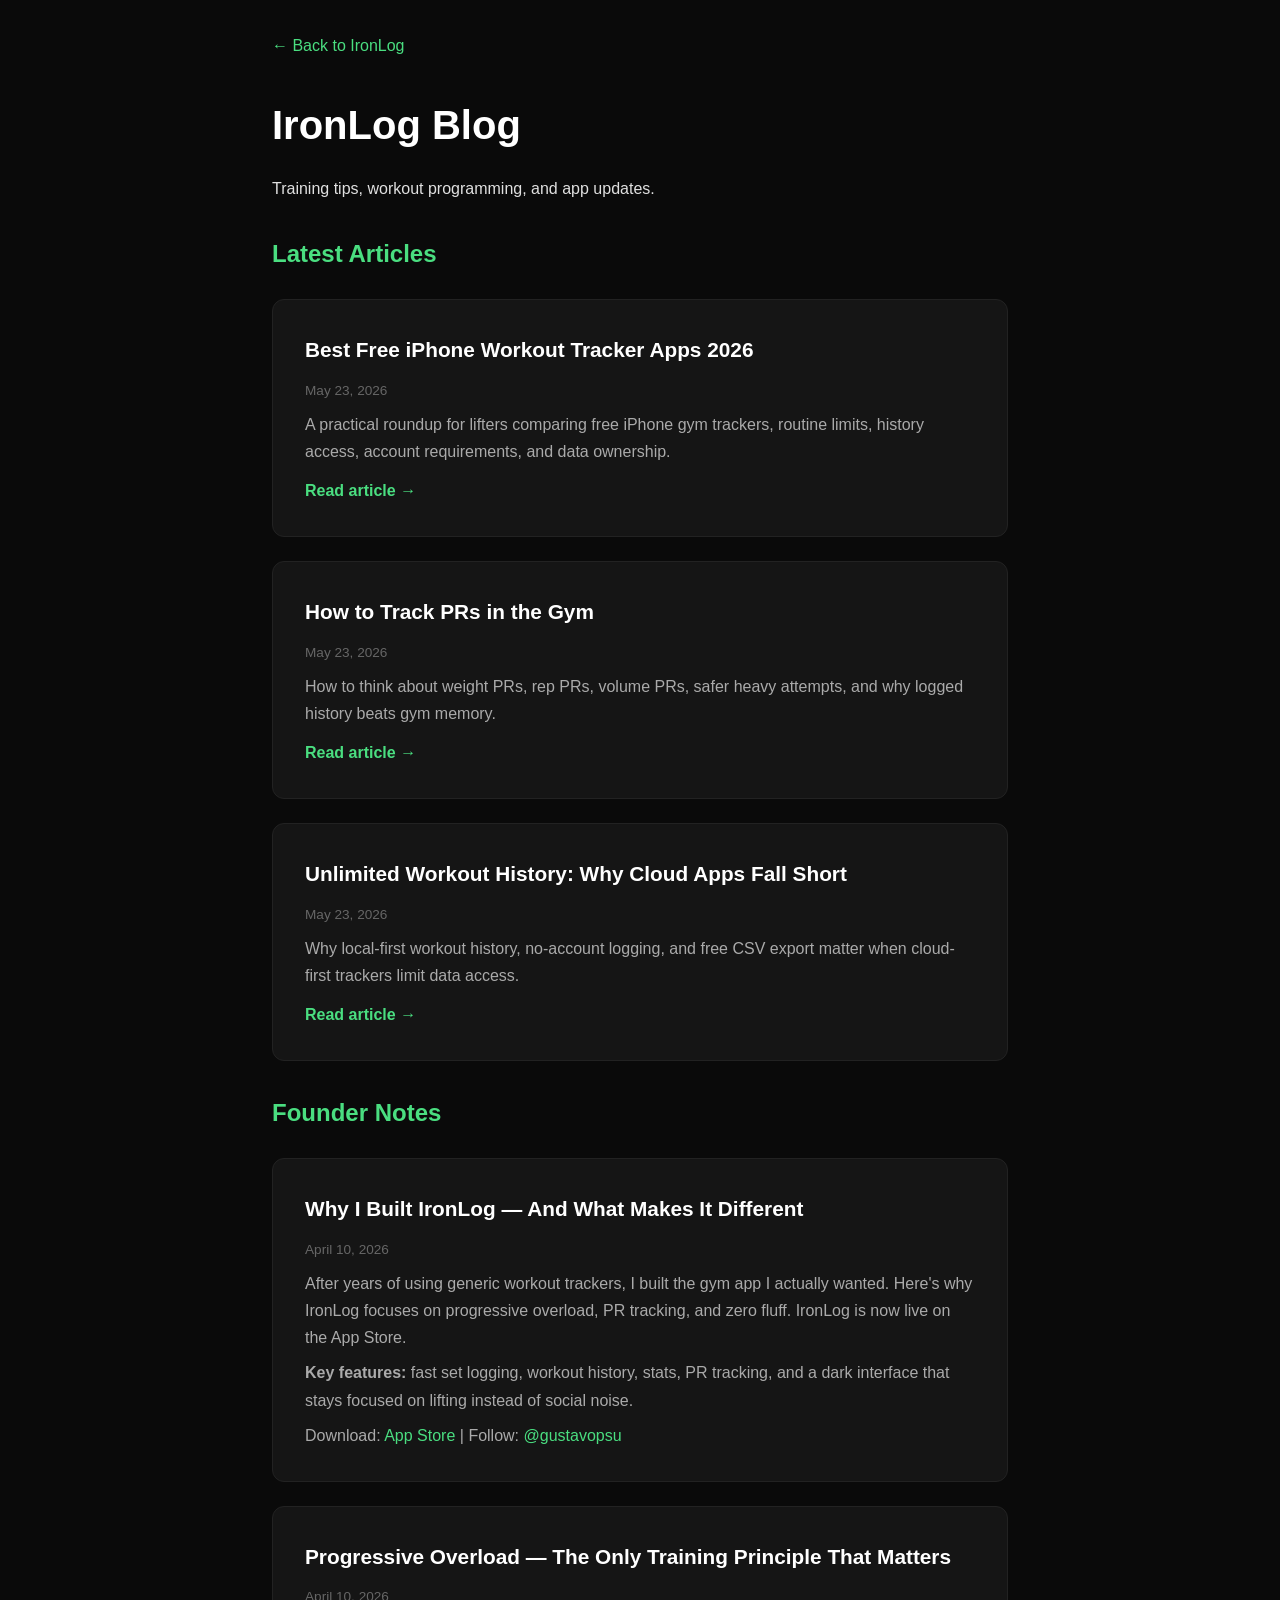
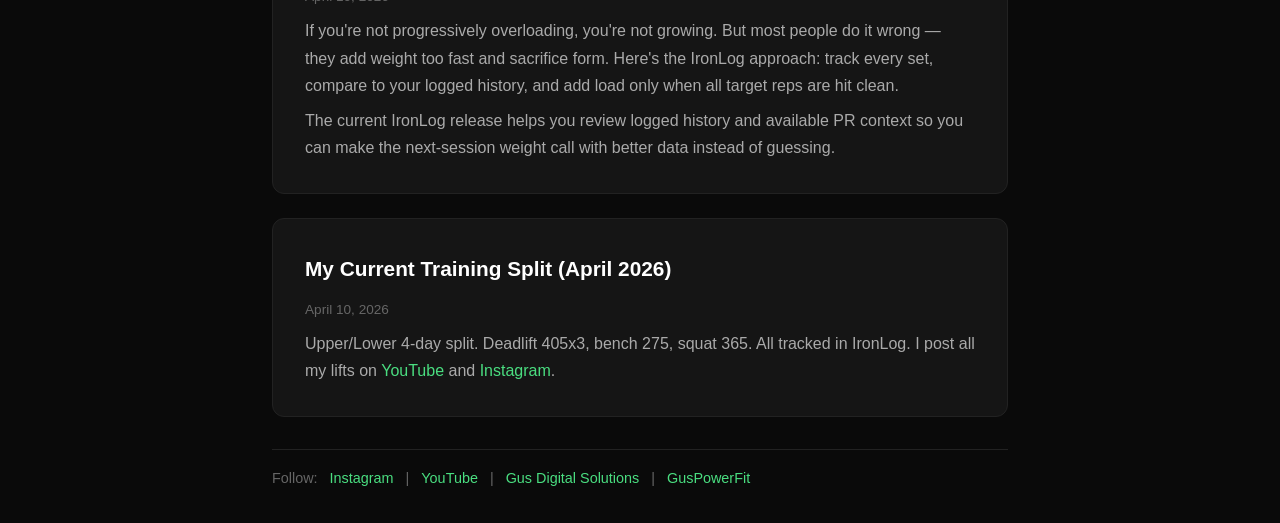
<file: blog/index.html>
<!DOCTYPE html>
<html lang="en" data-theme="dark">
<head>
  <meta charset="UTF-8">
  <meta name="viewport" content="width=device-width, initial-scale=1.0">
  <title>IronLog Blog — Gym Training Tips & App Updates</title>
  <meta name="description" content="Training tips, workout programming advice, and IronLog app updates from Gus Digital Solutions.">
  <meta property="og:title" content="IronLog Blog — Gym Training Tips">
  <meta property="og:description" content="Training tips, workout programming, and app updates.">
  <meta property="og:type" content="website">
  <meta property="og:url" content="https://ironlog.co/blog/">
  <meta property="og:site_name" content="IronLog">
  <meta property="og:image" content="https://ironlog.co/social-card.svg">
  <meta name="twitter:card" content="summary">
  <meta name="twitter:title" content="IronLog Blog — Gym Training Tips">
  <meta name="twitter:description" content="Training tips, workout programming, and app updates.">
  <meta name="twitter:image" content="https://ironlog.co/social-card.svg">
  <link rel="canonical" href="https://ironlog.co/blog/">
  <link rel="icon" type="image/svg+xml" href="/favicon.svg">
  <style>
    * { margin: 0; padding: 0; box-sizing: border-box; }
    body { font-family: -apple-system, BlinkMacSystemFont, 'Segoe UI', sans-serif; background: #0a0a0a; color: #e0e0e0; line-height: 1.7; }
    .container { max-width: 800px; margin: 0 auto; padding: 2rem; }
    h1 { font-size: 2.5rem; margin: 2rem 0 1rem; color: #fff; }
    h2 { font-size: 1.5rem; margin: 2rem 0 0.5rem; color: #4ade80; }
    .post { background: #151515; border-radius: 12px; padding: 2rem; margin: 1.5rem 0; border: 1px solid #222; }
    .post-link { display: block; transition: border-color 0.2s, transform 0.2s; }
    .post-link:hover { border-color: #4ade80; transform: translateY(-2px); text-decoration: none; }
    .post h3 { color: #fff; font-size: 1.3rem; margin-bottom: 0.5rem; }
    .post .date { color: #666; font-size: 0.85rem; }
    .post p { color: #aaa; margin-top: 0.5rem; }
    .read-more { display: inline-block; margin-top: 0.75rem; color: #4ade80; font-weight: 700; }
    a { color: #4ade80; text-decoration: none; }
    a:hover { text-decoration: underline; }
    .back { display: inline-block; margin-top: 2rem; padding: 0.75rem 1.5rem; background: #4ade80; color: #000; border-radius: 8px; font-weight: 600; }
    .social { margin-top: 2rem; padding-top: 1rem; border-top: 1px solid #222; color: #666; font-size: 0.9rem; }
    .social a { margin: 0 0.5rem; }
  </style>
</head>
<body>
  <div class="container">
    <a href="/">&larr; Back to IronLog</a>
    <h1>IronLog Blog</h1>
    <p>Training tips, workout programming, and app updates.</p>

    <h2>Latest Articles</h2>

    <a class="post post-link" href="/blog/best-free-iphone-workout-tracker-apps-2026.html">
      <h3>Best Free iPhone Workout Tracker Apps 2026</h3>
      <span class="date">May 23, 2026</span>
      <p>A practical roundup for lifters comparing free iPhone gym trackers, routine limits, history access, account requirements, and data ownership.</p>
      <span class="read-more">Read article &rarr;</span>
    </a>

    <a class="post post-link" href="/blog/how-to-track-prs-personal-records-gym.html">
      <h3>How to Track PRs in the Gym</h3>
      <span class="date">May 23, 2026</span>
      <p>How to think about weight PRs, rep PRs, volume PRs, safer heavy attempts, and why logged history beats gym memory.</p>
      <span class="read-more">Read article &rarr;</span>
    </a>

    <a class="post post-link" href="/blog/unlimited-workout-history-cloud-apps-fall-short.html">
      <h3>Unlimited Workout History: Why Cloud Apps Fall Short</h3>
      <span class="date">May 23, 2026</span>
      <p>Why local-first workout history, no-account logging, and free CSV export matter when cloud-first trackers limit data access.</p>
      <span class="read-more">Read article &rarr;</span>
    </a>

    <h2>Founder Notes</h2>

    <div class="post">
      <h3>Why I Built IronLog — And What Makes It Different</h3>
      <span class="date">April 10, 2026</span>
      <p>After years of using generic workout trackers, I built the gym app I actually wanted. Here's why IronLog focuses on progressive overload, PR tracking, and zero fluff. IronLog is now live on the App Store.</p>
      <p><strong>Key features:</strong> fast set logging, workout history, stats, PR tracking, and a dark interface that stays focused on lifting instead of social noise.</p>
      <p>Download: <a href="https://apps.apple.com/us/app/ironlog-gym-workout-tracker/id6759731114">App Store</a> | Follow: <a href="https://instagram.com/gustavopsu">@gustavopsu</a></p>
    </div>

    <div class="post">
      <h3>Progressive Overload — The Only Training Principle That Matters</h3>
      <span class="date">April 10, 2026</span>
      <p>If you're not progressively overloading, you're not growing. But most people do it wrong — they add weight too fast and sacrifice form. Here's the IronLog approach: track every set, compare to your logged history, and add load only when all target reps are hit clean.</p>
      <p>The current IronLog release helps you review logged history and available PR context so you can make the next-session weight call with better data instead of guessing.</p>
    </div>

    <div class="post">
      <h3>My Current Training Split (April 2026)</h3>
      <span class="date">April 10, 2026</span>
      <p>Upper/Lower 4-day split. Deadlift 405x3, bench 275, squat 365. All tracked in IronLog. I post all my lifts on <a href="https://youtube.com/@gusdigitalsolutions">YouTube</a> and <a href="https://instagram.com/gustavopsu">Instagram</a>.</p>
    </div>

    <div class="social">
      Follow: <a href="https://instagram.com/gustavopsu">Instagram</a> |
      <a href="https://youtube.com/@gusdigitalsolutions">YouTube</a> |
      <a href="https://gusdigitalsolutions.com">Gus Digital Solutions</a> |
      <a href="https://guspowerfit.com">GusPowerFit</a>
    </div>
  </div>
</body>
</html>
</file>
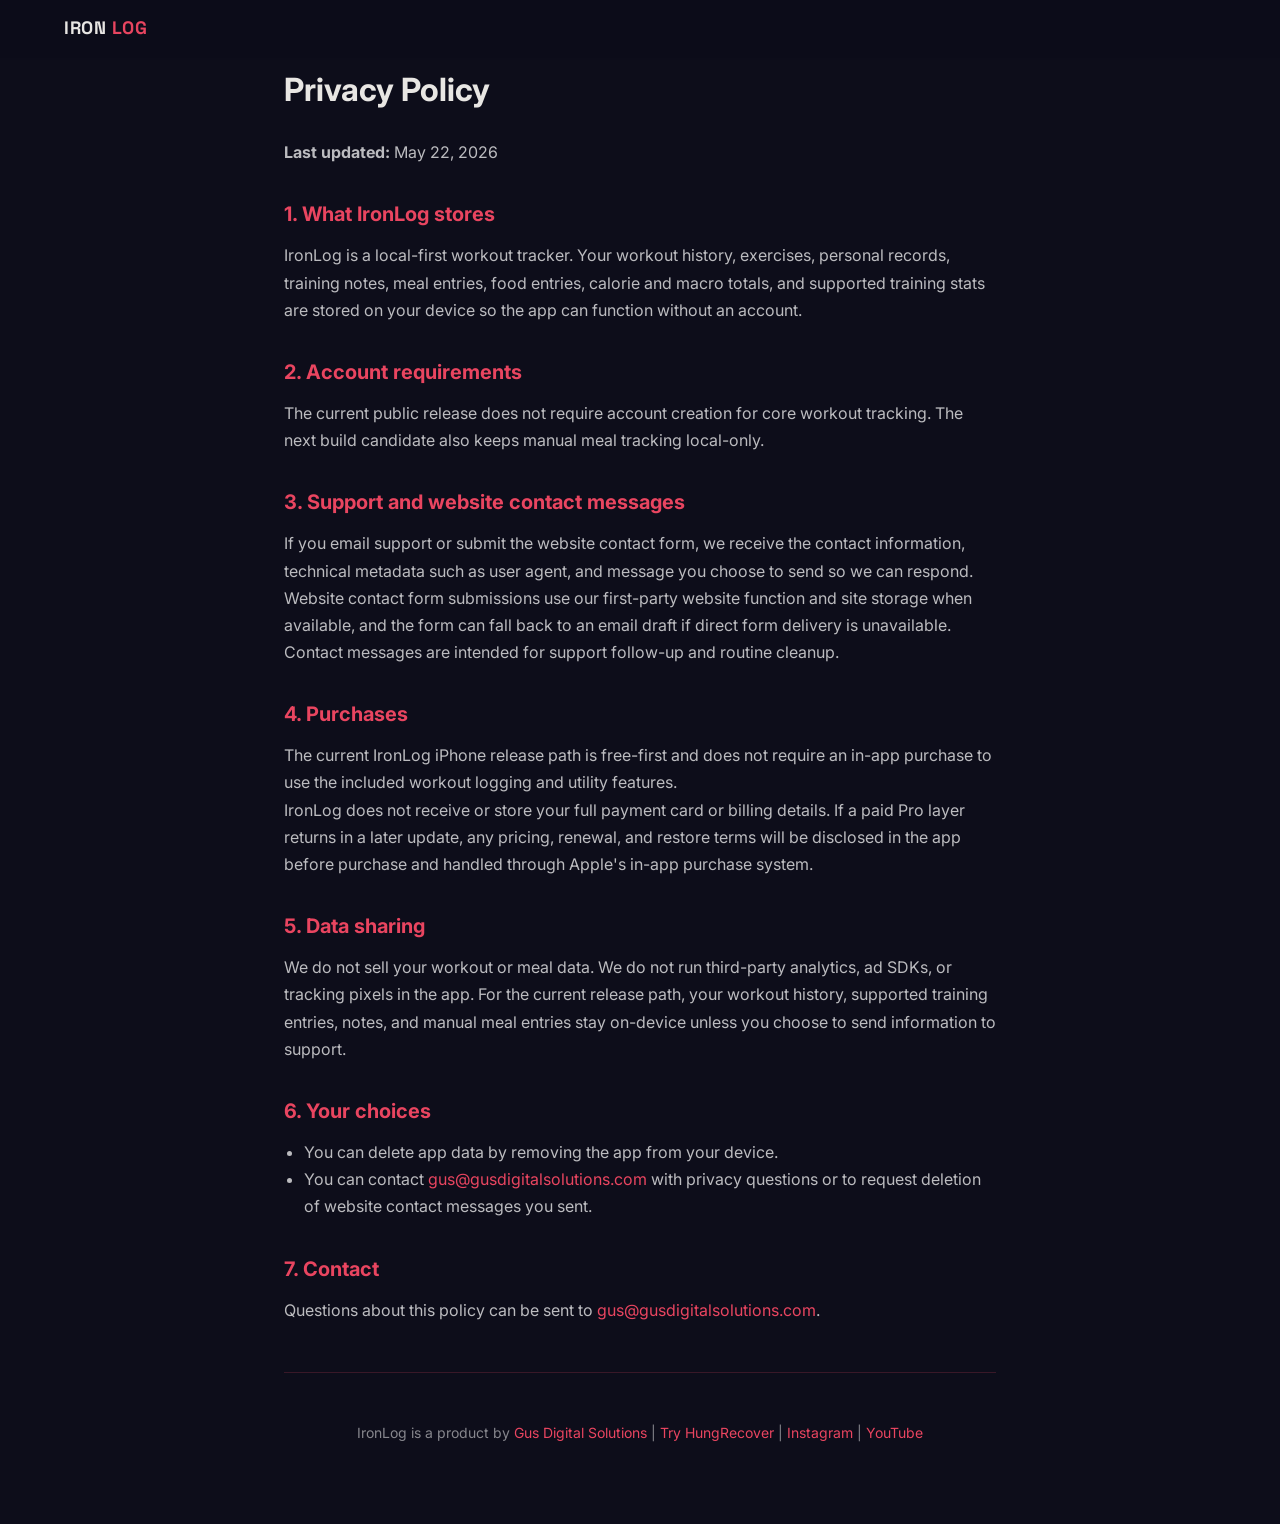
<file: privacy/index.html>
<!DOCTYPE html>
<html lang="en">
<head>
  <meta charset="UTF-8">
  <meta name="viewport" content="width=device-width, initial-scale=1.0">
  <title>Privacy Policy — IronLog</title>
  <meta name="description" content="IronLog privacy policy for the current public iPhone workout tracker release.">
  <meta property="og:title" content="Privacy Policy — IronLog">
  <meta property="og:description" content="IronLog privacy policy for the current public iPhone workout tracker release.">
  <meta property="og:type" content="website">
  <meta property="og:url" content="https://ironlog.co/privacy/">
  <meta property="og:site_name" content="IronLog">
  <meta property="og:image" content="https://ironlog.co/social-card.svg">
  <meta name="twitter:card" content="summary">
  <meta name="twitter:title" content="Privacy Policy — IronLog">
  <meta name="twitter:description" content="IronLog privacy policy for the current public iPhone workout tracker release.">
  <meta name="twitter:image" content="https://ironlog.co/social-card.svg">
  <link rel="canonical" href="https://ironlog.co/privacy/">
  <link rel="icon" type="image/svg+xml" href="/favicon.svg">
  <link rel="stylesheet" href="../style.css">
  <style>
    .legal { max-width: 760px; margin: 0 auto; padding: 4rem 1.5rem 5rem; }
    .legal h1 { margin-bottom: 1.5rem; }
    .legal h2 { margin: 2rem 0 0.75rem; font-size: 1.25rem; color: #e94560; }
    .legal p, .legal li { color: rgba(255,255,255,0.72); line-height: 1.7; }
    .legal ul { padding-left: 1.25rem; }
    .legal a { color: #e94560; }
  </style>
  <meta name="author" content="IronLog">
  <meta name="theme-color" content="#0e0d0b">
</head>
<body>
  <nav class="header">
    <div class="header-inner">
      <a href="/" class="logo" aria-label="Iron Log home">
        <span>IRON <span class="accent">LOG</span></span>
      </a>
    </div>
  </nav>

  <main class="legal">
    <h1>Privacy Policy</h1>
    <p><strong>Last updated:</strong> May 22, 2026</p>

    <h2>1. What IronLog stores</h2>
    <p>IronLog is a local-first workout tracker. Your workout history, exercises, personal records, training notes, meal entries, food entries, calorie and macro totals, and supported training stats are stored on your device so the app can function without an account.</p>

    <h2>2. Account requirements</h2>
    <p>The current public release does not require account creation for core workout tracking. The next build candidate also keeps manual meal tracking local-only.</p>

    <h2>3. Support and website contact messages</h2>
    <p>If you email support or submit the website contact form, we receive the contact information, technical metadata such as user agent, and message you choose to send so we can respond. Website contact form submissions use our first-party website function and site storage when available, and the form can fall back to an email draft if direct form delivery is unavailable. Contact messages are intended for support follow-up and routine cleanup.</p>

    <h2>4. Purchases</h2>
    <p>The current IronLog iPhone release path is free-first and does not require an in-app purchase to use the included workout logging and utility features.</p>
    <p>IronLog does not receive or store your full payment card or billing details. If a paid Pro layer returns in a later update, any pricing, renewal, and restore terms will be disclosed in the app before purchase and handled through Apple's in-app purchase system.</p>

    <h2>5. Data sharing</h2>
    <p>We do not sell your workout or meal data. We do not run third-party analytics, ad SDKs, or tracking pixels in the app. For the current release path, your workout history, supported training entries, notes, and manual meal entries stay on-device unless you choose to send information to support.</p>

    <h2>6. Your choices</h2>
    <ul>
      <li>You can delete app data by removing the app from your device.</li>
      <li>You can contact <a href="mailto:gus@gusdigitalsolutions.com">gus@gusdigitalsolutions.com</a> with privacy questions or to request deletion of website contact messages you sent.</li>
    </ul>

    <h2>7. Contact</h2>
    <p>Questions about this policy can be sent to <a href="mailto:gus@gusdigitalsolutions.com">gus@gusdigitalsolutions.com</a>.</p>

    <hr style="margin: 3rem 0; border: none; border-top: 1px solid rgba(233,69,96,.2);">
    <p style="text-align: center; color: rgba(255,255,255,0.5); font-size: 0.875rem;">
      IronLog is a product by <a href="https://gusdigitalsolutions.com" target="_blank" rel="noopener" style="color: #e94560;">Gus Digital Solutions</a> |
      <a href="https://hungrecover.com/" target="_blank" rel="noopener" style="color: #e94560;">Try HungRecover</a> |
      <a href="https://instagram.com/gustavopsu" target="_blank" rel="noopener" style="color: #e94560;">Instagram</a> |
      <a href="https://youtube.com/@GusDigitalSolutions" target="_blank" rel="noopener" style="color: #e94560;">YouTube</a>
    </p>
  </main>
</body>
</html>
</file>
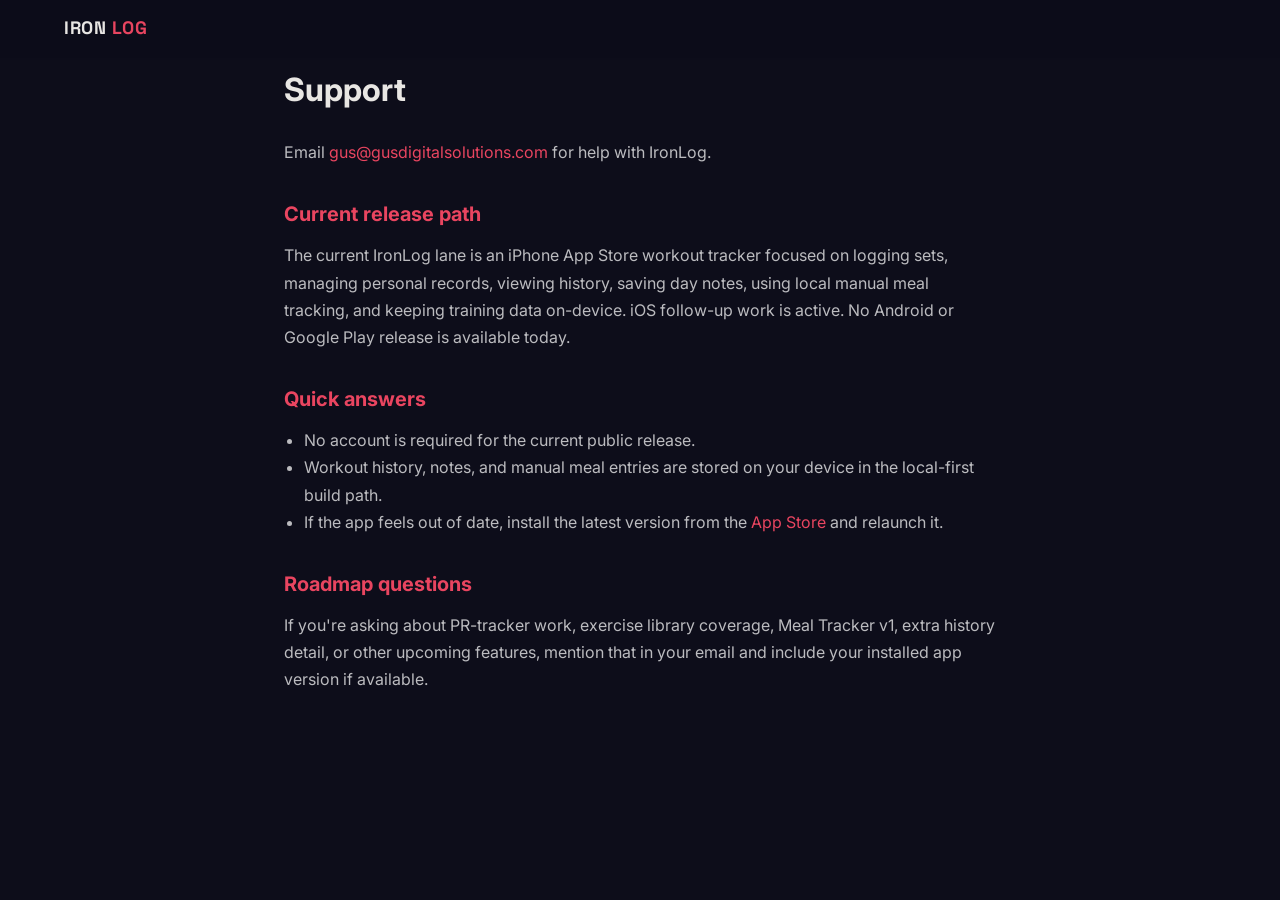
<file: support/index.html>
<!DOCTYPE html>
<html lang="en">
<head>
  <meta charset="UTF-8">
  <meta name="viewport" content="width=device-width, initial-scale=1.0">
  <title>Support — IronLog</title>
  <meta name="description" content="Support and troubleshooting for IronLog.">
  <meta property="og:title" content="Support — IronLog">
  <meta property="og:description" content="Support and troubleshooting for IronLog.">
  <meta property="og:type" content="website">
  <meta property="og:url" content="https://ironlog.co/support/">
  <meta property="og:site_name" content="IronLog">
  <meta property="og:image" content="https://ironlog.co/social-card.svg">
  <meta name="twitter:card" content="summary">
  <meta name="twitter:title" content="Support — IronLog">
  <meta name="twitter:description" content="Support and troubleshooting for IronLog.">
  <meta name="twitter:image" content="https://ironlog.co/social-card.svg">
  <link rel="canonical" href="https://ironlog.co/support/">
  <link rel="icon" type="image/svg+xml" href="/favicon.svg">
  <link rel="stylesheet" href="../style.css">
  <style>
    .legal { max-width: 760px; margin: 0 auto; padding: 4rem 1.5rem 5rem; }
    .legal h1 { margin-bottom: 1.5rem; }
    .legal h2 { margin: 2rem 0 0.75rem; font-size: 1.25rem; color: #e94560; }
    .legal p, .legal li { color: rgba(255,255,255,0.72); line-height: 1.7; }
    .legal ul { padding-left: 1.25rem; }
    .legal a { color: #e94560; }
  </style>
  <meta name="author" content="IronLog">
  <meta name="theme-color" content="#0e0d0b">
</head>
<body>
  <nav class="header">
    <div class="header-inner">
      <a href="/" class="logo" aria-label="Iron Log home">
        <span>IRON <span class="accent">LOG</span></span>
      </a>
    </div>
  </nav>

  <main class="legal">
    <h1>Support</h1>
    <p>Email <a href="mailto:gus@gusdigitalsolutions.com">gus@gusdigitalsolutions.com</a> for help with IronLog.</p>

    <h2>Current release path</h2>
    <p>The current IronLog lane is an iPhone App Store workout tracker focused on logging sets, managing personal records, viewing history, saving day notes, using local manual meal tracking, and keeping training data on-device. iOS follow-up work is active. No Android or Google Play release is available today.</p>

    <h2>Quick answers</h2>
    <ul>
      <li>No account is required for the current public release.</li>
      <li>Workout history, notes, and manual meal entries are stored on your device in the local-first build path.</li>
      <li>If the app feels out of date, install the latest version from the <a href="https://apps.apple.com/us/app/ironlog-gym-workout-tracker/id6759731114">App Store</a> and relaunch it.</li>
    </ul>

    <h2>Roadmap questions</h2>
    <p>If you're asking about PR-tracker work, exercise library coverage, Meal Tracker v1, extra history detail, or other upcoming features, mention that in your email and include your installed app version if available.</p>
  </main>
</body>
</html>
</file>
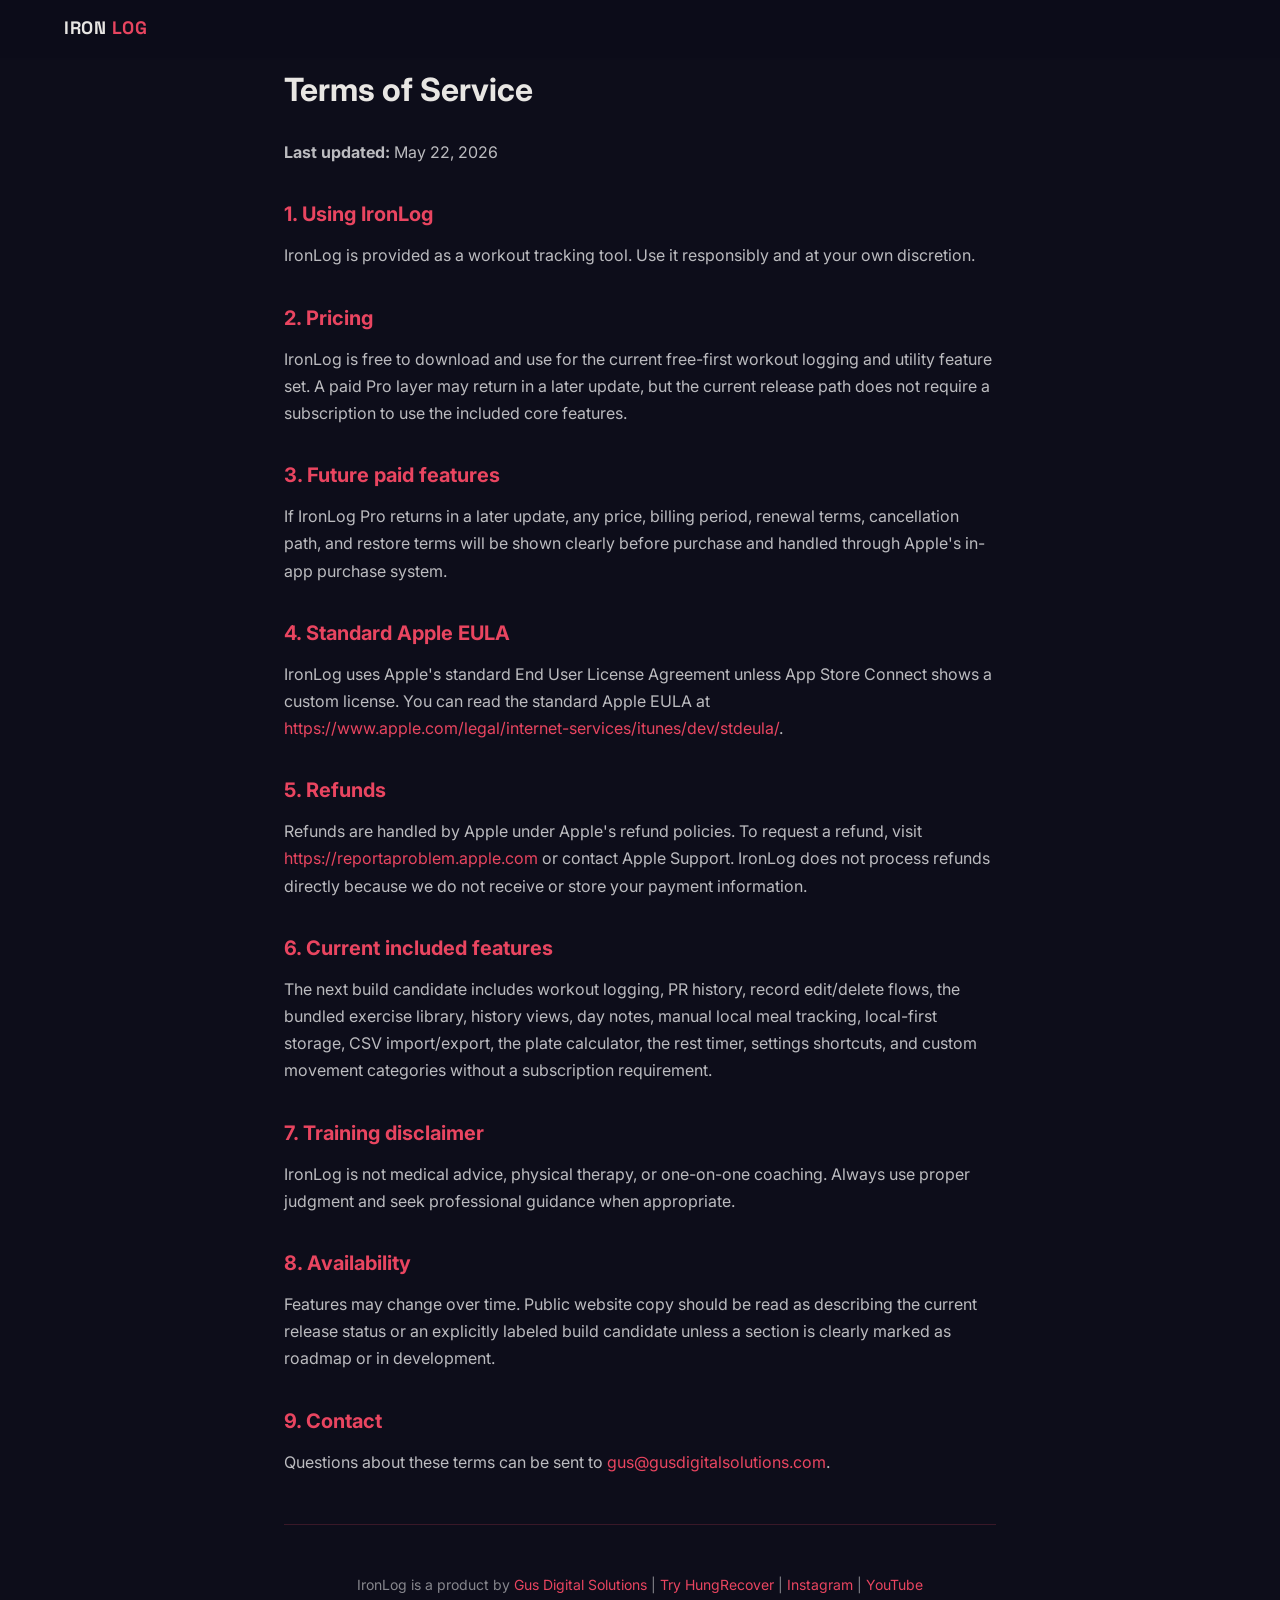
<file: terms/index.html>
<!DOCTYPE html>
<html lang="en">
<head>
  <meta charset="UTF-8">
  <meta name="viewport" content="width=device-width, initial-scale=1.0">
  <title>Terms of Service — IronLog</title>
  <meta name="description" content="Terms of service for IronLog.">
  <meta property="og:title" content="Terms of Service — IronLog">
  <meta property="og:description" content="Terms of service for IronLog.">
  <meta property="og:type" content="website">
  <meta property="og:url" content="https://ironlog.co/terms/">
  <meta property="og:site_name" content="IronLog">
  <meta property="og:image" content="https://ironlog.co/social-card.svg">
  <meta name="twitter:card" content="summary">
  <meta name="twitter:title" content="Terms of Service — IronLog">
  <meta name="twitter:description" content="Terms of service for IronLog.">
  <meta name="twitter:image" content="https://ironlog.co/social-card.svg">
  <link rel="canonical" href="https://ironlog.co/terms/">
  <link rel="icon" type="image/svg+xml" href="/favicon.svg">
  <link rel="stylesheet" href="../style.css">
  <style>
    .legal { max-width: 760px; margin: 0 auto; padding: 4rem 1.5rem 5rem; }
    .legal h1 { margin-bottom: 1.5rem; }
    .legal h2 { margin: 2rem 0 0.75rem; font-size: 1.25rem; color: #e94560; }
    .legal p, .legal li { color: rgba(255,255,255,0.72); line-height: 1.7; }
    .legal ul { padding-left: 1.25rem; }
    .legal a { color: #e94560; }
  </style>
  <meta name="author" content="IronLog">
  <meta name="theme-color" content="#0e0d0b">
</head>
<body>
  <nav class="header">
    <div class="header-inner">
      <a href="/" class="logo" aria-label="Iron Log home">
        <span>IRON <span class="accent">LOG</span></span>
      </a>
    </div>
  </nav>

  <main class="legal">
    <h1>Terms of Service</h1>
    <p><strong>Last updated:</strong> May 22, 2026</p>

    <h2>1. Using IronLog</h2>
    <p>IronLog is provided as a workout tracking tool. Use it responsibly and at your own discretion.</p>

    <h2>2. Pricing</h2>
    <p>IronLog is free to download and use for the current free-first workout logging and utility feature set. A paid Pro layer may return in a later update, but the current release path does not require a subscription to use the included core features.</p>

    <h2>3. Future paid features</h2>
    <p>If IronLog Pro returns in a later update, any price, billing period, renewal terms, cancellation path, and restore terms will be shown clearly before purchase and handled through Apple's in-app purchase system.</p>

    <h2>4. Standard Apple EULA</h2>
    <p>IronLog uses Apple's standard End User License Agreement unless App Store Connect shows a custom license. You can read the standard Apple EULA at <a href="https://www.apple.com/legal/internet-services/itunes/dev/stdeula/">https://www.apple.com/legal/internet-services/itunes/dev/stdeula/</a>.</p>

    <h2>5. Refunds</h2>
    <p>Refunds are handled by Apple under Apple's refund policies. To request a refund, visit <a href="https://reportaproblem.apple.com">https://reportaproblem.apple.com</a> or contact Apple Support. IronLog does not process refunds directly because we do not receive or store your payment information.</p>

    <h2>6. Current included features</h2>
    <p>The next build candidate includes workout logging, PR history, record edit/delete flows, the bundled exercise library, history views, day notes, manual local meal tracking, local-first storage, CSV import/export, the plate calculator, the rest timer, settings shortcuts, and custom movement categories without a subscription requirement.</p>

    <h2>7. Training disclaimer</h2>
    <p>IronLog is not medical advice, physical therapy, or one-on-one coaching. Always use proper judgment and seek professional guidance when appropriate.</p>

    <h2>8. Availability</h2>
    <p>Features may change over time. Public website copy should be read as describing the current release status or an explicitly labeled build candidate unless a section is clearly marked as roadmap or in development.</p>

    <h2>9. Contact</h2>
    <p>Questions about these terms can be sent to <a href="mailto:gus@gusdigitalsolutions.com">gus@gusdigitalsolutions.com</a>.</p>

    <hr style="margin: 3rem 0; border: none; border-top: 1px solid rgba(233,69,96,.2);">
    <p style="text-align: center; color: rgba(255,255,255,0.5); font-size: 0.875rem;">
      IronLog is a product by <a href="https://gusdigitalsolutions.com" target="_blank" rel="noopener" style="color: #e94560;">Gus Digital Solutions</a> |
      <a href="https://hungrecover.com/" target="_blank" rel="noopener" style="color: #e94560;">Try HungRecover</a> |
      <a href="https://instagram.com/gustavopsu" target="_blank" rel="noopener" style="color: #e94560;">Instagram</a> |
      <a href="https://youtube.com/@GusDigitalSolutions" target="_blank" rel="noopener" style="color: #e94560;">YouTube</a>
    </p>
  </main>
</body>
</html>
</file>
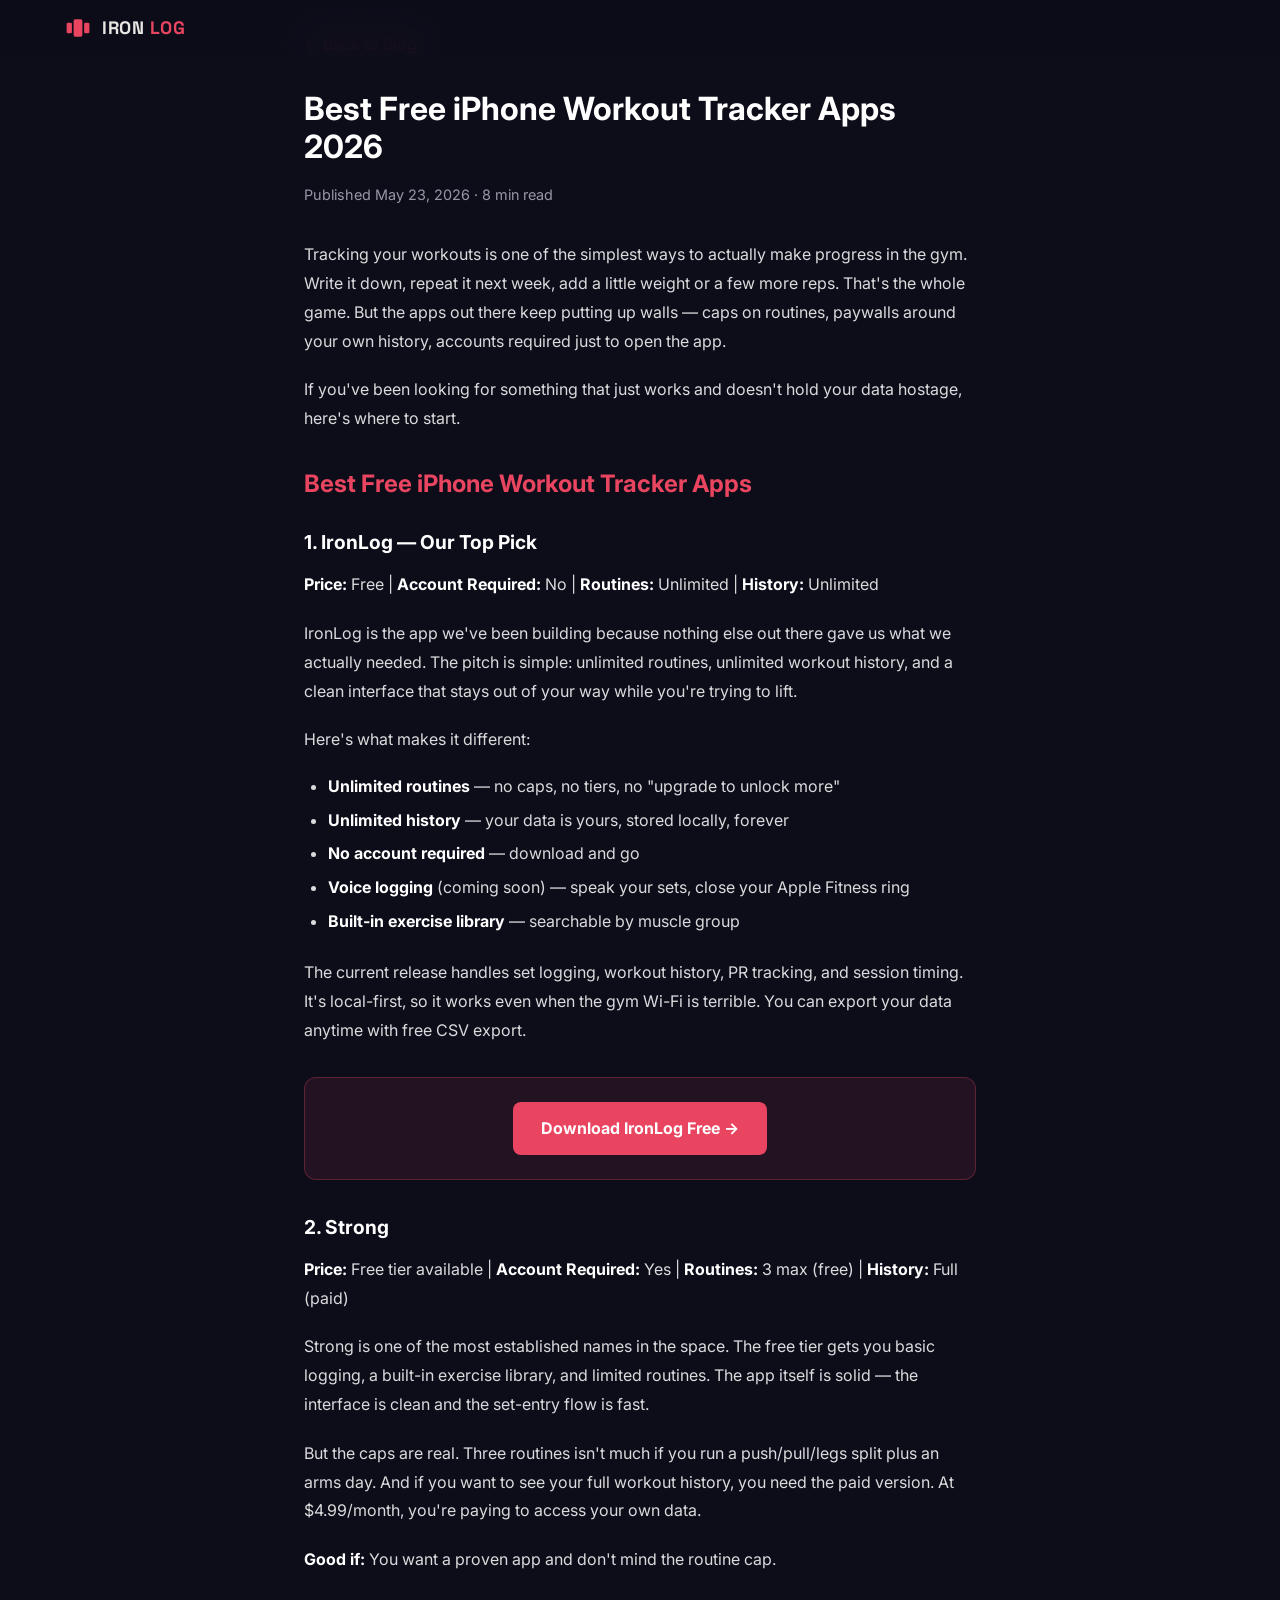
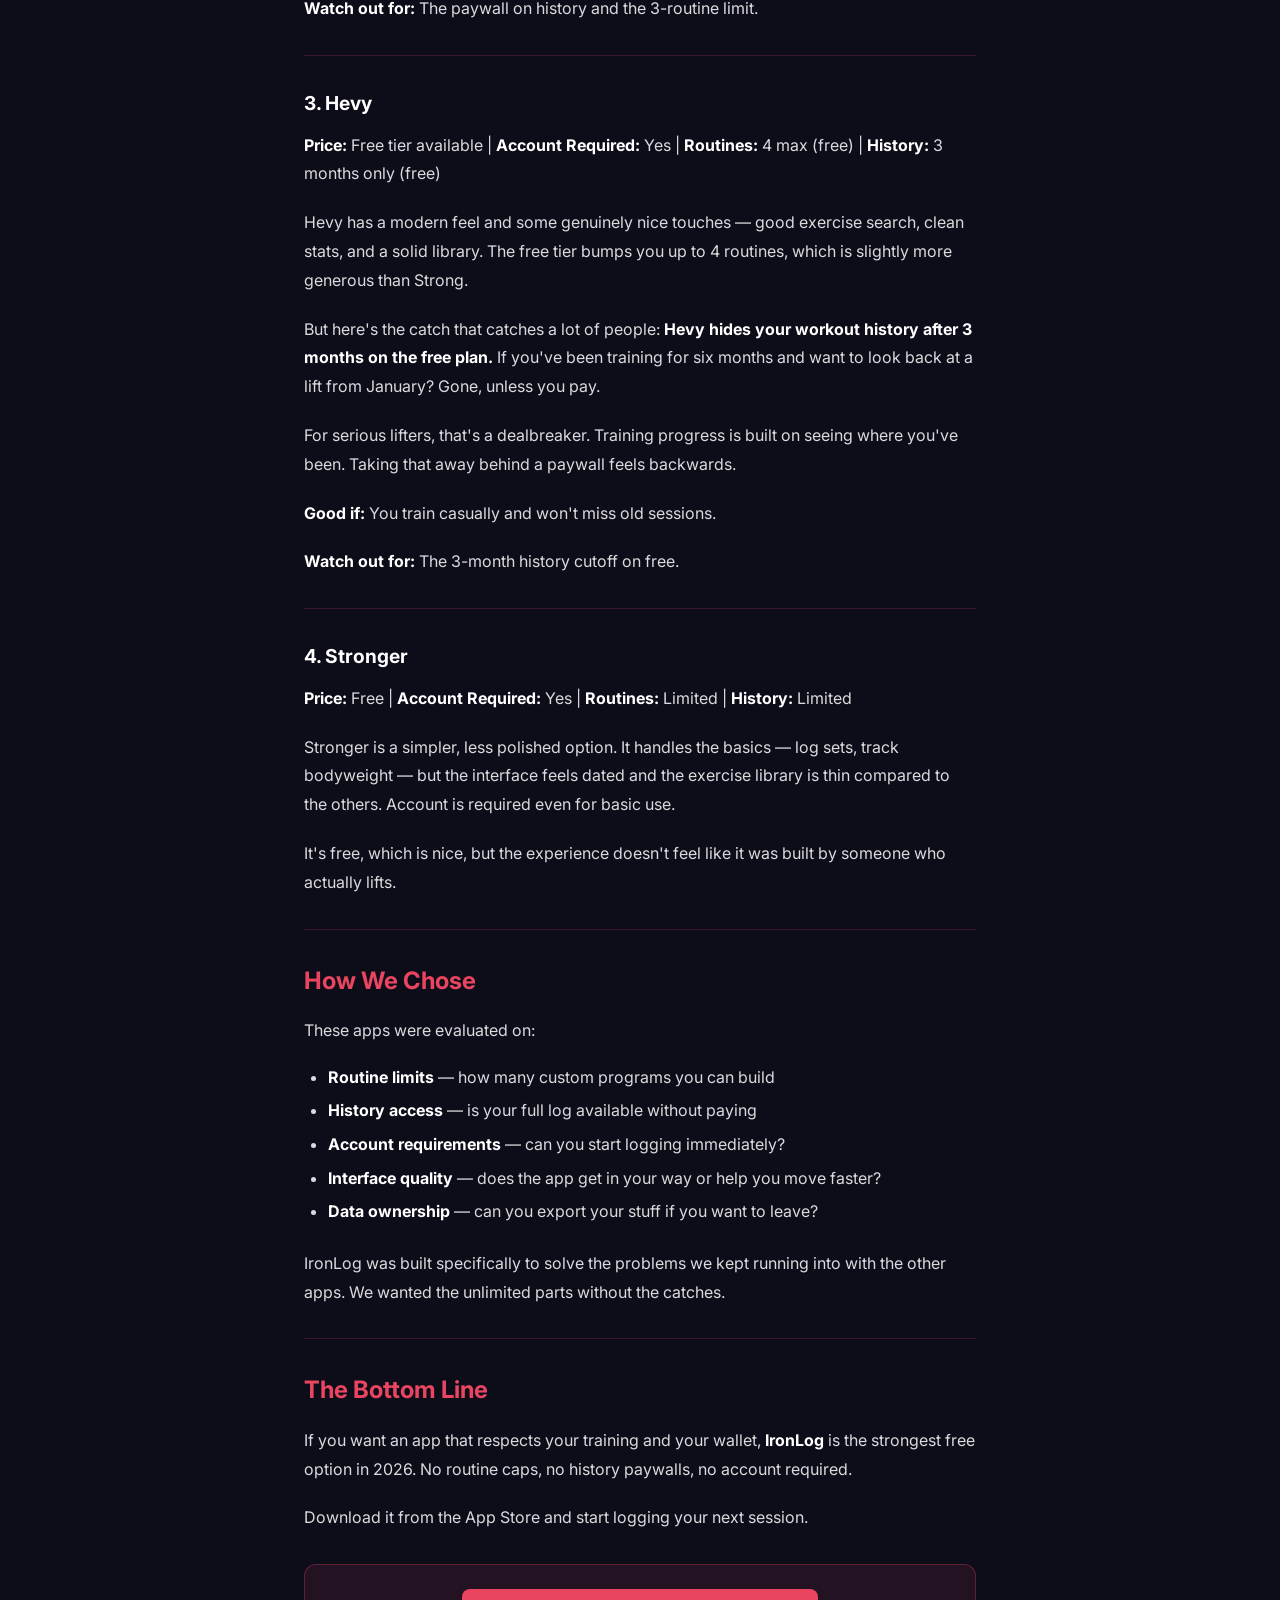
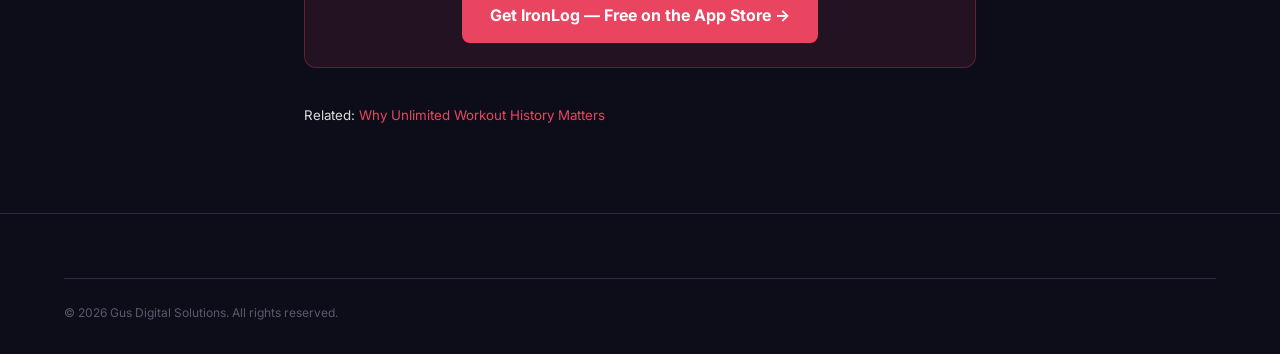
<file: blog/best-free-iphone-workout-tracker-apps-2026.html>
<!DOCTYPE html>
<html lang="en" data-theme="dark">
<head>
  <meta charset="UTF-8">
  <meta name="viewport" content="width=device-width, initial-scale=1.0">
  <title>Best Free iPhone Workout Tracker Apps 2026 | IronLog</title>
  <meta name="description" content="Looking for a free workout tracker that doesn't cap your routines or hide your history? Here's our roundup of the best free iPhone gym apps in 2026, starting with IronLog.">
  <meta name="keywords" content="free workout tracker, iPhone workout app, gym tracker, workout logging, fitness app, no account required">
  <meta name="author" content="Gus Digital Solutions">
  <meta name="robots" content="index, follow">
  
  <meta property="og:title" content="Best Free iPhone Workout Tracker Apps 2026 | IronLog">
  <meta property="og:description" content="Looking for a free workout tracker that doesn't cap your routines or hide your history? Here's our roundup of the best free iPhone gym apps in 2026.">
  <meta property="og:type" content="article">
  <meta property="og:url" content="https://ironlog.co/blog/best-free-iphone-workout-tracker-apps-2026/">
  <meta property="og:site_name" content="IronLog">
  <meta property="og:image" content="https://ironlog.co/social-card.svg">
  <meta property="article:published_time" content="2026-05-23">
  
  <meta name="twitter:card" content="summary">
  <meta name="twitter:title" content="Best Free iPhone Workout Tracker Apps 2026">
  <meta name="twitter:description" content="Looking for a free workout tracker? Here's our roundup of the best free iPhone gym apps in 2026.">
  <meta name="twitter:image" content="https://ironlog.co/social-card.svg">
  
  <link rel="canonical" href="https://ironlog.co/blog/best-free-iphone-workout-tracker-apps-2026/">
  <link rel="icon" type="image/svg+xml" href="/favicon.svg">
  <link rel="stylesheet" href="/style.css">
  
  <!-- JSON-LD Structured Data -->
  <script type="application/ld+json">
  {
    "@context": "https://schema.org",
    "@type": "Article",
    "headline": "Best Free iPhone Workout Tracker Apps 2026",
    "description": "Looking for a free workout tracker that doesn't cap your routines or hide your history? Here's our roundup of the best free iPhone gym apps in 2026, starting with IronLog.",
    "author": {
      "@type": "Organization",
      "name": "Gus Digital Solutions",
      "url": "https://gusdigitalsolutions.com"
    },
    "publisher": {
      "@type": "Organization",
      "name": "IronLog",
      "url": "https://ironlog.co"
    },
    "datePublished": "2026-05-23",
    "dateModified": "2026-05-23",
    "mainEntityOfPage": {
      "@type": "WebPage",
      "@id": "https://ironlog.co/blog/best-free-iphone-workout-tracker-apps-2026/"
    }
  }
  </script>
  
  <style>
    .blog-post { max-width: 720px; margin: 0 auto; padding: 2rem 1.5rem 4rem; }
    .blog-post h1 { font-size: 2rem; margin-bottom: 1rem; color: #fff; line-height: 1.2; }
    .blog-post .meta { color: #9a98a8; font-size: 0.9rem; margin-bottom: 2rem; }
    .blog-post h2 { font-size: 1.5rem; margin: 2rem 0 1rem; color: #e94560; }
    .blog-post h3 { font-size: 1.2rem; margin: 1.5rem 0 0.75rem; color: #fff; }
    .blog-post p { color: rgba(255,255,255,0.85); line-height: 1.8; margin-bottom: 1.25rem; }
    .blog-post ul, .blog-post ol { margin: 1rem 0 1.5rem 1.5rem; color: rgba(255,255,255,0.85); }
    .blog-post li { margin-bottom: 0.5rem; line-height: 1.6; }
    .blog-post strong { color: #fff; }
    .blog-post a { color: #e94560; text-decoration: none; }
    .blog-post a:hover { text-decoration: underline; }
    .blog-post hr { border: none; border-top: 1px solid rgba(233,69,96,0.2); margin: 2rem 0; }
    .blog-post .cta-box { background: rgba(233,69,96,0.1); border: 1px solid rgba(233,69,96,0.3); border-radius: 12px; padding: 1.5rem; margin: 2rem 0; text-align: center; }
    .blog-post .cta-box a { display: inline-block; background: #e94560; color: #fff; padding: 0.875rem 1.75rem; border-radius: 8px; font-weight: 700; text-decoration: none; transition: filter 0.2s; }
    .blog-post .cta-box a:hover { filter: brightness(1.1); text-decoration: none; }
    .blog-post .comparison-table { width: 100%; border-collapse: collapse; margin: 1.5rem 0; }
    .blog-post .comparison-table th, .blog-post .comparison-table td { padding: 0.75rem; text-align: left; border-bottom: 1px solid rgba(255,255,255,0.1); }
    .blog-post .comparison-table th { color: #e94560; font-weight: 600; }
    .blog-post .comparison-table td { color: rgba(255,255,255,0.8); }
    .back-link { display: inline-block; margin-bottom: 2rem; color: #9a98a8; text-decoration: none; }
    .back-link:hover { color: #e94560; }
  </style>
</head>
<body>
  <nav class="header">
    <div class="header-inner">
      <a href="/" class="logo" aria-label="Iron Log home">
        <svg width="28" height="28" viewBox="0 0 32 32" fill="none" aria-hidden="true">
          <rect x="3" y="10" width="6" height="12" rx="1.5" fill="#e94560"/>
          <rect x="11" y="6" width="10" height="20" rx="2" fill="#e94560"/>
          <rect x="23" y="10" width="6" height="12" rx="1.5" fill="#e94560"/>
        </svg>
        <span>IRON <span class="accent">LOG</span></span>
      </a>
    </div>
  </nav>

  <main class="blog-post">
    <a href="/blog/" class="back-link">← Back to Blog</a>
    
    <h1>Best Free iPhone Workout Tracker Apps 2026</h1>
    <p class="meta">Published May 23, 2026 · 8 min read</p>
    
    <p>Tracking your workouts is one of the simplest ways to actually make progress in the gym. Write it down, repeat it next week, add a little weight or a few more reps. That's the whole game. But the apps out there keep putting up walls — caps on routines, paywalls around your own history, accounts required just to open the app.</p>

    <p>If you've been looking for something that just works and doesn't hold your data hostage, here's where to start.</p>

    <h2>Best Free iPhone Workout Tracker Apps</h2>

    <h3>1. IronLog — Our Top Pick</h3>
    <p><strong>Price:</strong> Free | <strong>Account Required:</strong> No | <strong>Routines:</strong> Unlimited | <strong>History:</strong> Unlimited</p>

    <p>IronLog is the app we've been building because nothing else out there gave us what we actually needed. The pitch is simple: unlimited routines, unlimited workout history, and a clean interface that stays out of your way while you're trying to lift.</p>

    <p>Here's what makes it different:</p>
    <ul>
      <li><strong>Unlimited routines</strong> — no caps, no tiers, no "upgrade to unlock more"</li>
      <li><strong>Unlimited history</strong> — your data is yours, stored locally, forever</li>
      <li><strong>No account required</strong> — download and go</li>
      <li><strong>Voice logging</strong> (coming soon) — speak your sets, close your Apple Fitness ring</li>
      <li><strong>Built-in exercise library</strong> — searchable by muscle group</li>
    </ul>

    <p>The current release handles set logging, workout history, PR tracking, and session timing. It's local-first, so it works even when the gym Wi-Fi is terrible. You can export your data anytime with free CSV export.</p>

    <div class="cta-box">
      <a href="https://apps.apple.com/us/app/ironlog-gym-workout-tracker/id6759731114">Download IronLog Free →</a>
    </div>

    <h3>2. Strong</h3>
    <p><strong>Price:</strong> Free tier available | <strong>Account Required:</strong> Yes | <strong>Routines:</strong> 3 max (free) | <strong>History:</strong> Full (paid)</p>

    <p>Strong is one of the most established names in the space. The free tier gets you basic logging, a built-in exercise library, and limited routines. The app itself is solid — the interface is clean and the set-entry flow is fast.</p>

    <p>But the caps are real. Three routines isn't much if you run a push/pull/legs split plus an arms day. And if you want to see your full workout history, you need the paid version. At $4.99/month, you're paying to access your own data.</p>

    <p><strong>Good if:</strong> You want a proven app and don't mind the routine cap.</p>
    <p><strong>Watch out for:</strong> The paywall on history and the 3-routine limit.</p>

    <hr>

    <h3>3. Hevy</h3>
    <p><strong>Price:</strong> Free tier available | <strong>Account Required:</strong> Yes | <strong>Routines:</strong> 4 max (free) | <strong>History:</strong> 3 months only (free)</p>

    <p>Hevy has a modern feel and some genuinely nice touches — good exercise search, clean stats, and a solid library. The free tier bumps you up to 4 routines, which is slightly more generous than Strong.</p>

    <p>But here's the catch that catches a lot of people: <strong>Hevy hides your workout history after 3 months on the free plan.</strong> If you've been training for six months and want to look back at a lift from January? Gone, unless you pay.</p>

    <p>For serious lifters, that's a dealbreaker. Training progress is built on seeing where you've been. Taking that away behind a paywall feels backwards.</p>

    <p><strong>Good if:</strong> You train casually and won't miss old sessions.</p>
    <p><strong>Watch out for:</strong> The 3-month history cutoff on free.</p>

    <hr>

    <h3>4. Stronger</h3>
    <p><strong>Price:</strong> Free | <strong>Account Required:</strong> Yes | <strong>Routines:</strong> Limited | <strong>History:</strong> Limited</p>

    <p>Stronger is a simpler, less polished option. It handles the basics — log sets, track bodyweight — but the interface feels dated and the exercise library is thin compared to the others. Account is required even for basic use.</p>

    <p>It's free, which is nice, but the experience doesn't feel like it was built by someone who actually lifts.</p>

    <hr>

    <h2>How We Chose</h2>

    <p>These apps were evaluated on:</p>
    <ul>
      <li><strong>Routine limits</strong> — how many custom programs you can build</li>
      <li><strong>History access</strong> — is your full log available without paying</li>
      <li><strong>Account requirements</strong> — can you start logging immediately?</li>
      <li><strong>Interface quality</strong> — does the app get in your way or help you move faster?</li>
      <li><strong>Data ownership</strong> — can you export your stuff if you want to leave?</li>
    </ul>

    <p>IronLog was built specifically to solve the problems we kept running into with the other apps. We wanted the unlimited parts without the catches.</p>

    <hr>

    <h2>The Bottom Line</h2>

    <p>If you want an app that respects your training and your wallet, <strong>IronLog</strong> is the strongest free option in 2026. No routine caps, no history paywalls, no account required.</p>

    <p>Download it from the App Store and start logging your next session.</p>

    <div class="cta-box">
      <a href="https://apps.apple.com/us/app/ironlog-gym-workout-tracker/id6759731114">Get IronLog — Free on the App Store →</a>
    </div>
    
    <p><small>Related: <a href="/blog/unlimited-workout-history-cloud-apps-fall-short/">Why Unlimited Workout History Matters</a></small></p>
  </main>

  <footer class="footer">
    <div class="container">
      <div class="footer-bottom">
        <p>© 2026 Gus Digital Solutions. All rights reserved.</p>
      </div>
    </div>
  </footer>
</body>
</html>
</file>
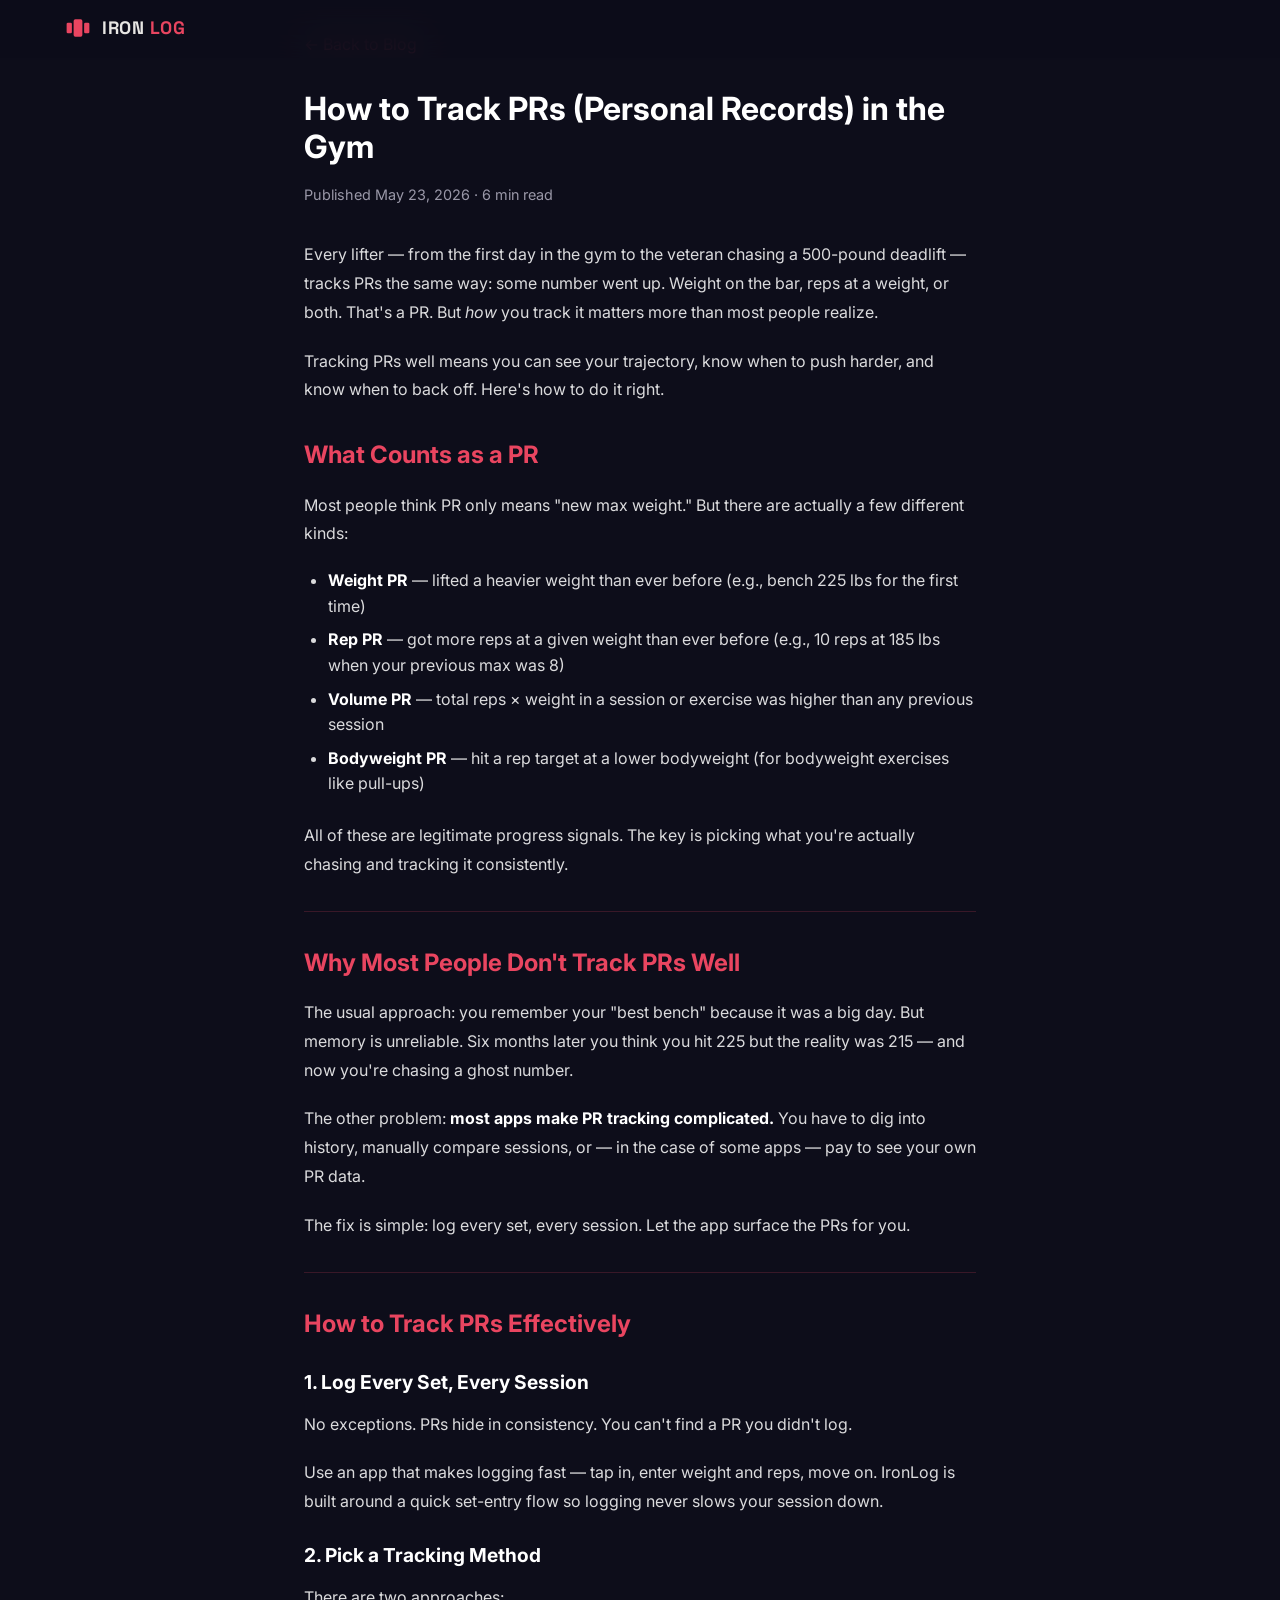
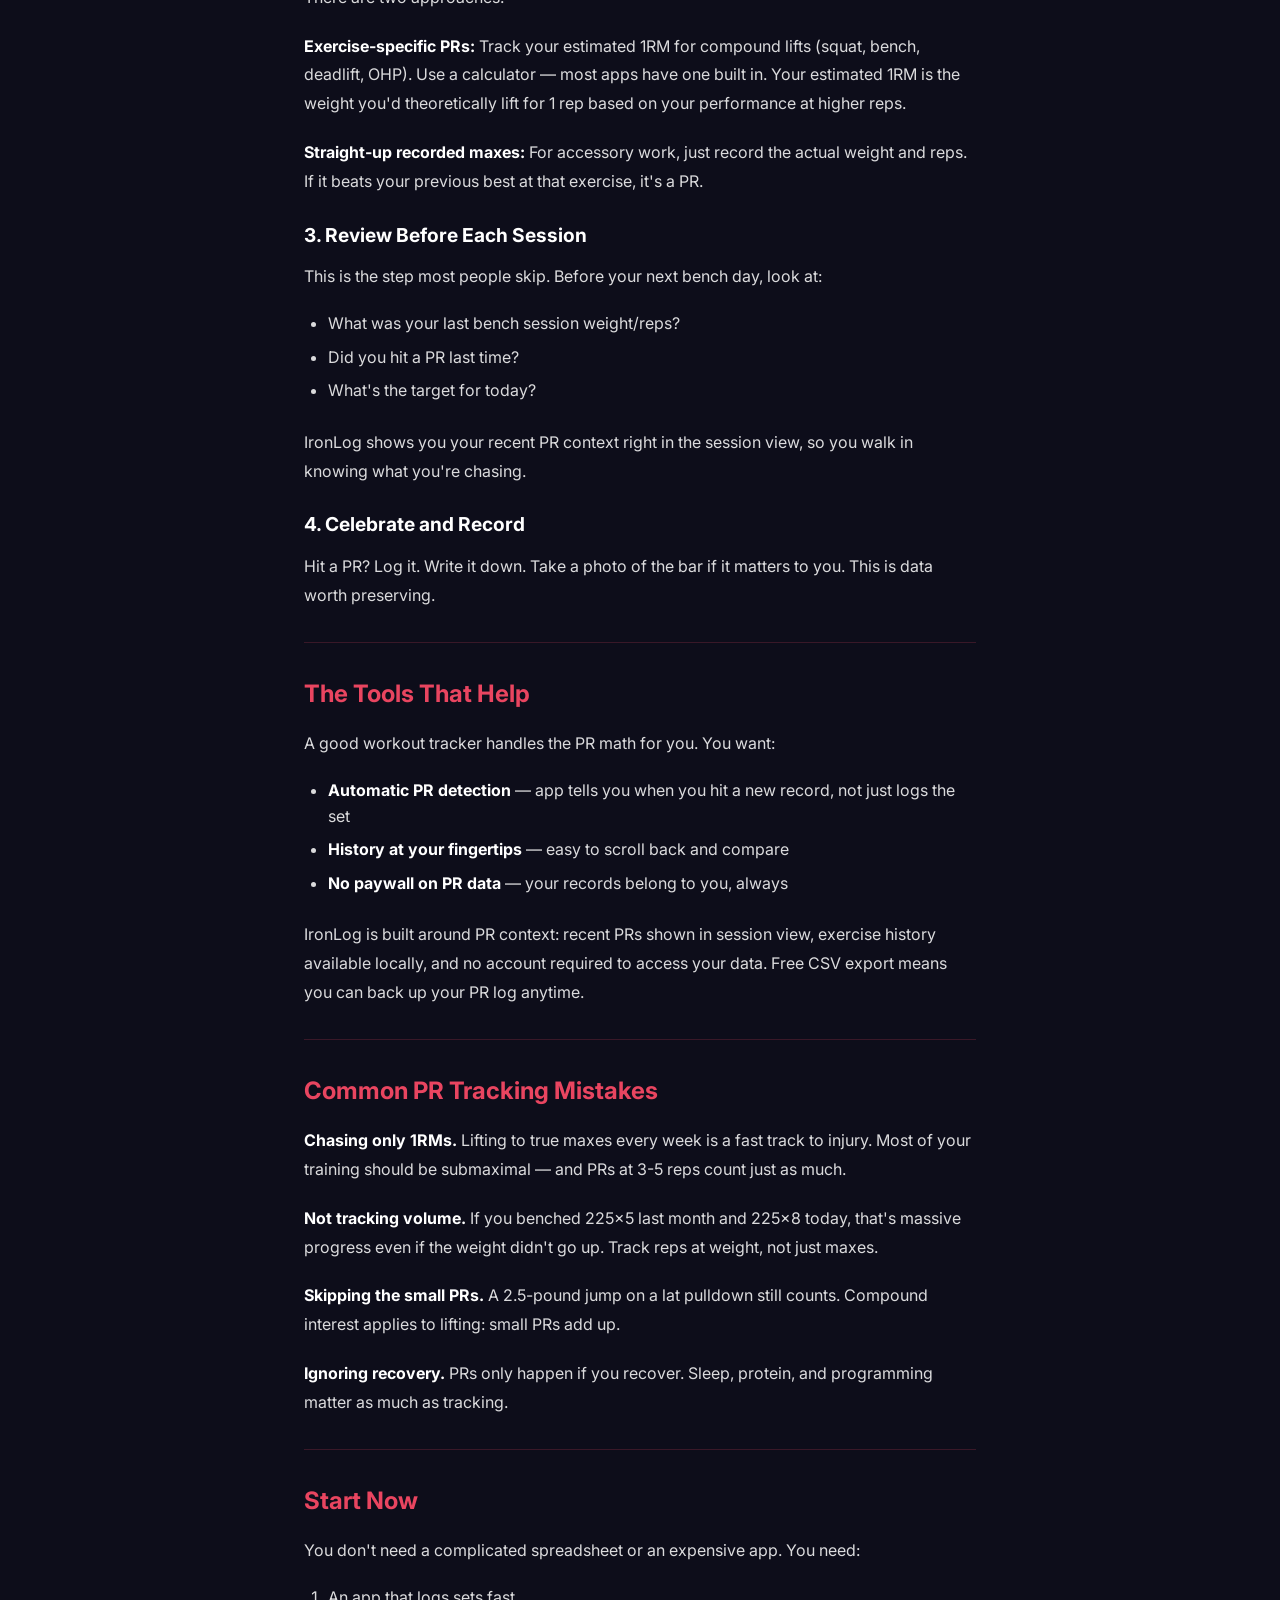
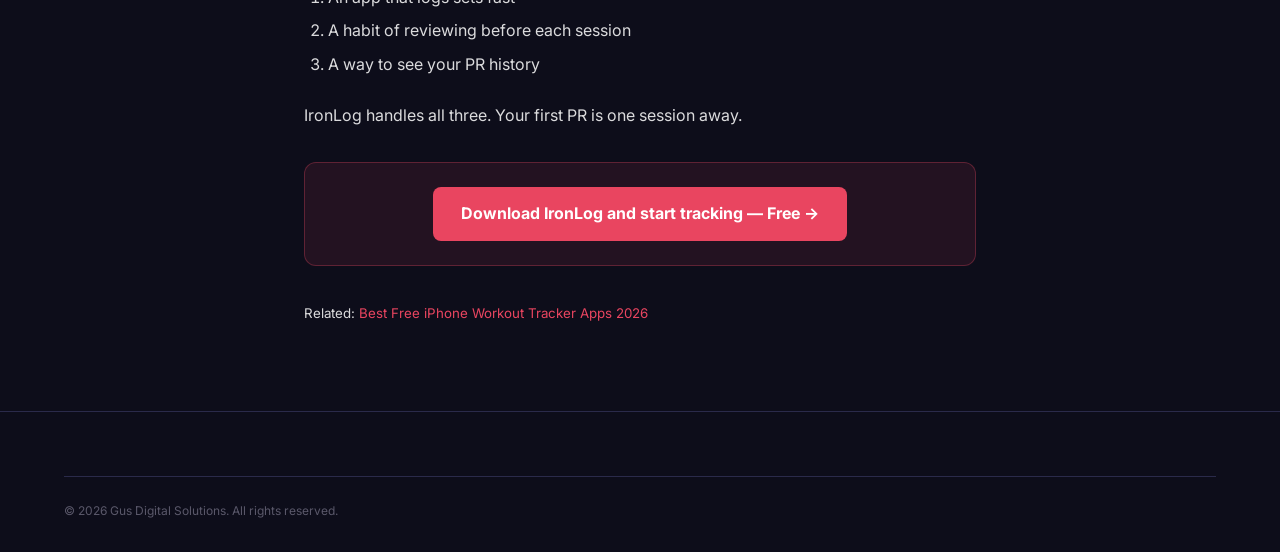
<file: blog/how-to-track-prs-personal-records-gym.html>
<!DOCTYPE html>
<html lang="en" data-theme="dark">
<head>
  <meta charset="UTF-8">
  <meta name="viewport" content="width=device-width, initial-scale=1.0">
  <title>How to Track PRs (Personal Records) in the Gym | IronLog</title>
  <meta name="description" content="Personal records are the clearest signal your training is working. Here's how to track PRs properly — and the tools that make it easy.">
  <meta name="keywords" content="PR tracking, personal records, gym progress, strength training, workout logging, personal record">
  <meta name="author" content="Gus Digital Solutions">
  <meta name="robots" content="index, follow">
  
  <meta property="og:title" content="How to Track PRs (Personal Records) in the Gym | IronLog">
  <meta property="og:description" content="Personal records are the clearest signal your training is working. Here's how to track PRs properly — and the tools that make it easy.">
  <meta property="og:type" content="article">
  <meta property="og:url" content="https://ironlog.co/blog/how-to-track-prs-personal-records-gym/">
  <meta property="og:site_name" content="IronLog">
  <meta property="og:image" content="https://ironlog.co/social-card.svg">
  <meta property="article:published_time" content="2026-05-23">
  
  <meta name="twitter:card" content="summary">
  <meta name="twitter:title" content="How to Track PRs in the Gym">
  <meta name="twitter:description" content="Personal records are the clearest signal your training is working.">
  <meta name="twitter:image" content="https://ironlog.co/social-card.svg">
  
  <link rel="canonical" href="https://ironlog.co/blog/how-to-track-prs-personal-records-gym/">
  <link rel="icon" type="image/svg+xml" href="/favicon.svg">
  <link rel="stylesheet" href="/style.css">
  
  <script type="application/ld+json">
  {
    "@context": "https://schema.org",
    "@type": "Article",
    "headline": "How to Track PRs (Personal Records) in the Gym",
    "description": "Personal records are the clearest signal your training is working. Here's how to track PRs properly — and the tools that make it easy.",
    "author": {
      "@type": "Organization",
      "name": "Gus Digital Solutions",
      "url": "https://gusdigitalsolutions.com"
    },
    "publisher": {
      "@type": "Organization",
      "name": "IronLog",
      "url": "https://ironlog.co"
    },
    "datePublished": "2026-05-23",
    "dateModified": "2026-05-23"
  }
  </script>
  
  <style>
    .blog-post { max-width: 720px; margin: 0 auto; padding: 2rem 1.5rem 4rem; }
    .blog-post h1 { font-size: 2rem; margin-bottom: 1rem; color: #fff; line-height: 1.2; }
    .blog-post .meta { color: #9a98a8; font-size: 0.9rem; margin-bottom: 2rem; }
    .blog-post h2 { font-size: 1.5rem; margin: 2rem 0 1rem; color: #e94560; }
    .blog-post h3 { font-size: 1.2rem; margin: 1.5rem 0 0.75rem; color: #fff; }
    .blog-post p { color: rgba(255,255,255,0.85); line-height: 1.8; margin-bottom: 1.25rem; }
    .blog-post ul, .blog-post ol { margin: 1rem 0 1.5rem 1.5rem; color: rgba(255,255,255,0.85); }
    .blog-post li { margin-bottom: 0.5rem; line-height: 1.6; }
    .blog-post strong { color: #fff; }
    .blog-post a { color: #e94560; text-decoration: none; }
    .blog-post a:hover { text-decoration: underline; }
    .blog-post hr { border: none; border-top: 1px solid rgba(233,69,96,0.2); margin: 2rem 0; }
    .blog-post .cta-box { background: rgba(233,69,96,0.1); border: 1px solid rgba(233,69,96,0.3); border-radius: 12px; padding: 1.5rem; margin: 2rem 0; text-align: center; }
    .blog-post .cta-box a { display: inline-block; background: #e94560; color: #fff; padding: 0.875rem 1.75rem; border-radius: 8px; font-weight: 700; text-decoration: none; transition: filter 0.2s; }
    .blog-post .cta-box a:hover { filter: brightness(1.1); text-decoration: none; }
    .back-link { display: inline-block; margin-bottom: 2rem; color: #9a98a8; text-decoration: none; }
    .back-link:hover { color: #e94560; }
  </style>
</head>
<body>
  <nav class="header">
    <div class="header-inner">
      <a href="/" class="logo" aria-label="Iron Log home">
        <svg width="28" height="28" viewBox="0 0 32 32" fill="none" aria-hidden="true">
          <rect x="3" y="10" width="6" height="12" rx="1.5" fill="#e94560"/>
          <rect x="11" y="6" width="10" height="20" rx="2" fill="#e94560"/>
          <rect x="23" y="10" width="6" height="12" rx="1.5" fill="#e94560"/>
        </svg>
        <span>IRON <span class="accent">LOG</span></span>
      </a>
    </div>
  </nav>

  <main class="blog-post">
    <a href="/blog/" class="back-link">← Back to Blog</a>
    
    <h1>How to Track PRs (Personal Records) in the Gym</h1>
    <p class="meta">Published May 23, 2026 · 6 min read</p>
    
    <p>Every lifter — from the first day in the gym to the veteran chasing a 500-pound deadlift — tracks PRs the same way: some number went up. Weight on the bar, reps at a weight, or both. That's a PR. But <em>how</em> you track it matters more than most people realize.</p>

    <p>Tracking PRs well means you can see your trajectory, know when to push harder, and know when to back off. Here's how to do it right.</p>

    <h2>What Counts as a PR</h2>

    <p>Most people think PR only means "new max weight." But there are actually a few different kinds:</p>

    <ul>
      <li><strong>Weight PR</strong> — lifted a heavier weight than ever before (e.g., bench 225 lbs for the first time)</li>
      <li><strong>Rep PR</strong> — got more reps at a given weight than ever before (e.g., 10 reps at 185 lbs when your previous max was 8)</li>
      <li><strong>Volume PR</strong> — total reps × weight in a session or exercise was higher than any previous session</li>
      <li><strong>Bodyweight PR</strong> — hit a rep target at a lower bodyweight (for bodyweight exercises like pull-ups)</li>
    </ul>

    <p>All of these are legitimate progress signals. The key is picking what you're actually chasing and tracking it consistently.</p>

    <hr>

    <h2>Why Most People Don't Track PRs Well</h2>

    <p>The usual approach: you remember your "best bench" because it was a big day. But memory is unreliable. Six months later you think you hit 225 but the reality was 215 — and now you're chasing a ghost number.</p>

    <p>The other problem: <strong>most apps make PR tracking complicated.</strong> You have to dig into history, manually compare sessions, or — in the case of some apps — pay to see your own PR data.</p>

    <p>The fix is simple: log every set, every session. Let the app surface the PRs for you.</p>

    <hr>

    <h2>How to Track PRs Effectively</h2>

    <h3>1. Log Every Set, Every Session</h3>

    <p>No exceptions. PRs hide in consistency. You can't find a PR you didn't log.</p>

    <p>Use an app that makes logging fast — tap in, enter weight and reps, move on. IronLog is built around a quick set-entry flow so logging never slows your session down.</p>

    <h3>2. Pick a Tracking Method</h3>

    <p>There are two approaches:</p>

    <p><strong>Exercise-specific PRs:</strong> Track your estimated 1RM for compound lifts (squat, bench, deadlift, OHP). Use a calculator — most apps have one built in. Your estimated 1RM is the weight you'd theoretically lift for 1 rep based on your performance at higher reps.</p>

    <p><strong>Straight-up recorded maxes:</strong> For accessory work, just record the actual weight and reps. If it beats your previous best at that exercise, it's a PR.</p>

    <h3>3. Review Before Each Session</h3>

    <p>This is the step most people skip. Before your next bench day, look at:</p>
    <ul>
      <li>What was your last bench session weight/reps?</li>
      <li>Did you hit a PR last time?</li>
      <li>What's the target for today?</li>
    </ul>

    <p>IronLog shows you your recent PR context right in the session view, so you walk in knowing what you're chasing.</p>

    <h3>4. Celebrate and Record</h3>

    <p>Hit a PR? Log it. Write it down. Take a photo of the bar if it matters to you. This is data worth preserving.</p>

    <hr>

    <h2>The Tools That Help</h2>

    <p>A good workout tracker handles the PR math for you. You want:</p>

    <ul>
      <li><strong>Automatic PR detection</strong> — app tells you when you hit a new record, not just logs the set</li>
      <li><strong>History at your fingertips</strong> — easy to scroll back and compare</li>
      <li><strong>No paywall on PR data</strong> — your records belong to you, always</li>
    </ul>

    <p>IronLog is built around PR context: recent PRs shown in session view, exercise history available locally, and no account required to access your data. Free CSV export means you can back up your PR log anytime.</p>

    <hr>

    <h2>Common PR Tracking Mistakes</h2>

    <p><strong>Chasing only 1RMs.</strong> Lifting to true maxes every week is a fast track to injury. Most of your training should be submaximal — and PRs at 3-5 reps count just as much.</p>

    <p><strong>Not tracking volume.</strong> If you benched 225×5 last month and 225×8 today, that's massive progress even if the weight didn't go up. Track reps at weight, not just maxes.</p>

    <p><strong>Skipping the small PRs.</strong> A 2.5-pound jump on a lat pulldown still counts. Compound interest applies to lifting: small PRs add up.</p>

    <p><strong>Ignoring recovery.</strong> PRs only happen if you recover. Sleep, protein, and programming matter as much as tracking.</p>

    <hr>

    <h2>Start Now</h2>

    <p>You don't need a complicated spreadsheet or an expensive app. You need:</p>

    <ol>
      <li>An app that logs sets fast</li>
      <li>A habit of reviewing before each session</li>
      <li>A way to see your PR history</li>
    </ol>

    <p>IronLog handles all three. Your first PR is one session away.</p>

    <div class="cta-box">
      <a href="https://apps.apple.com/us/app/ironlog-gym-workout-tracker/id6759731114">Download IronLog and start tracking — Free →</a>
    </div>
    
    <p><small>Related: <a href="/blog/best-free-iphone-workout-tracker-apps-2026/">Best Free iPhone Workout Tracker Apps 2026</a></small></p>
  </main>

  <footer class="footer">
    <div class="container">
      <div class="footer-bottom">
        <p>© 2026 Gus Digital Solutions. All rights reserved.</p>
      </div>
    </div>
  </footer>
</body>
</html>
</file>
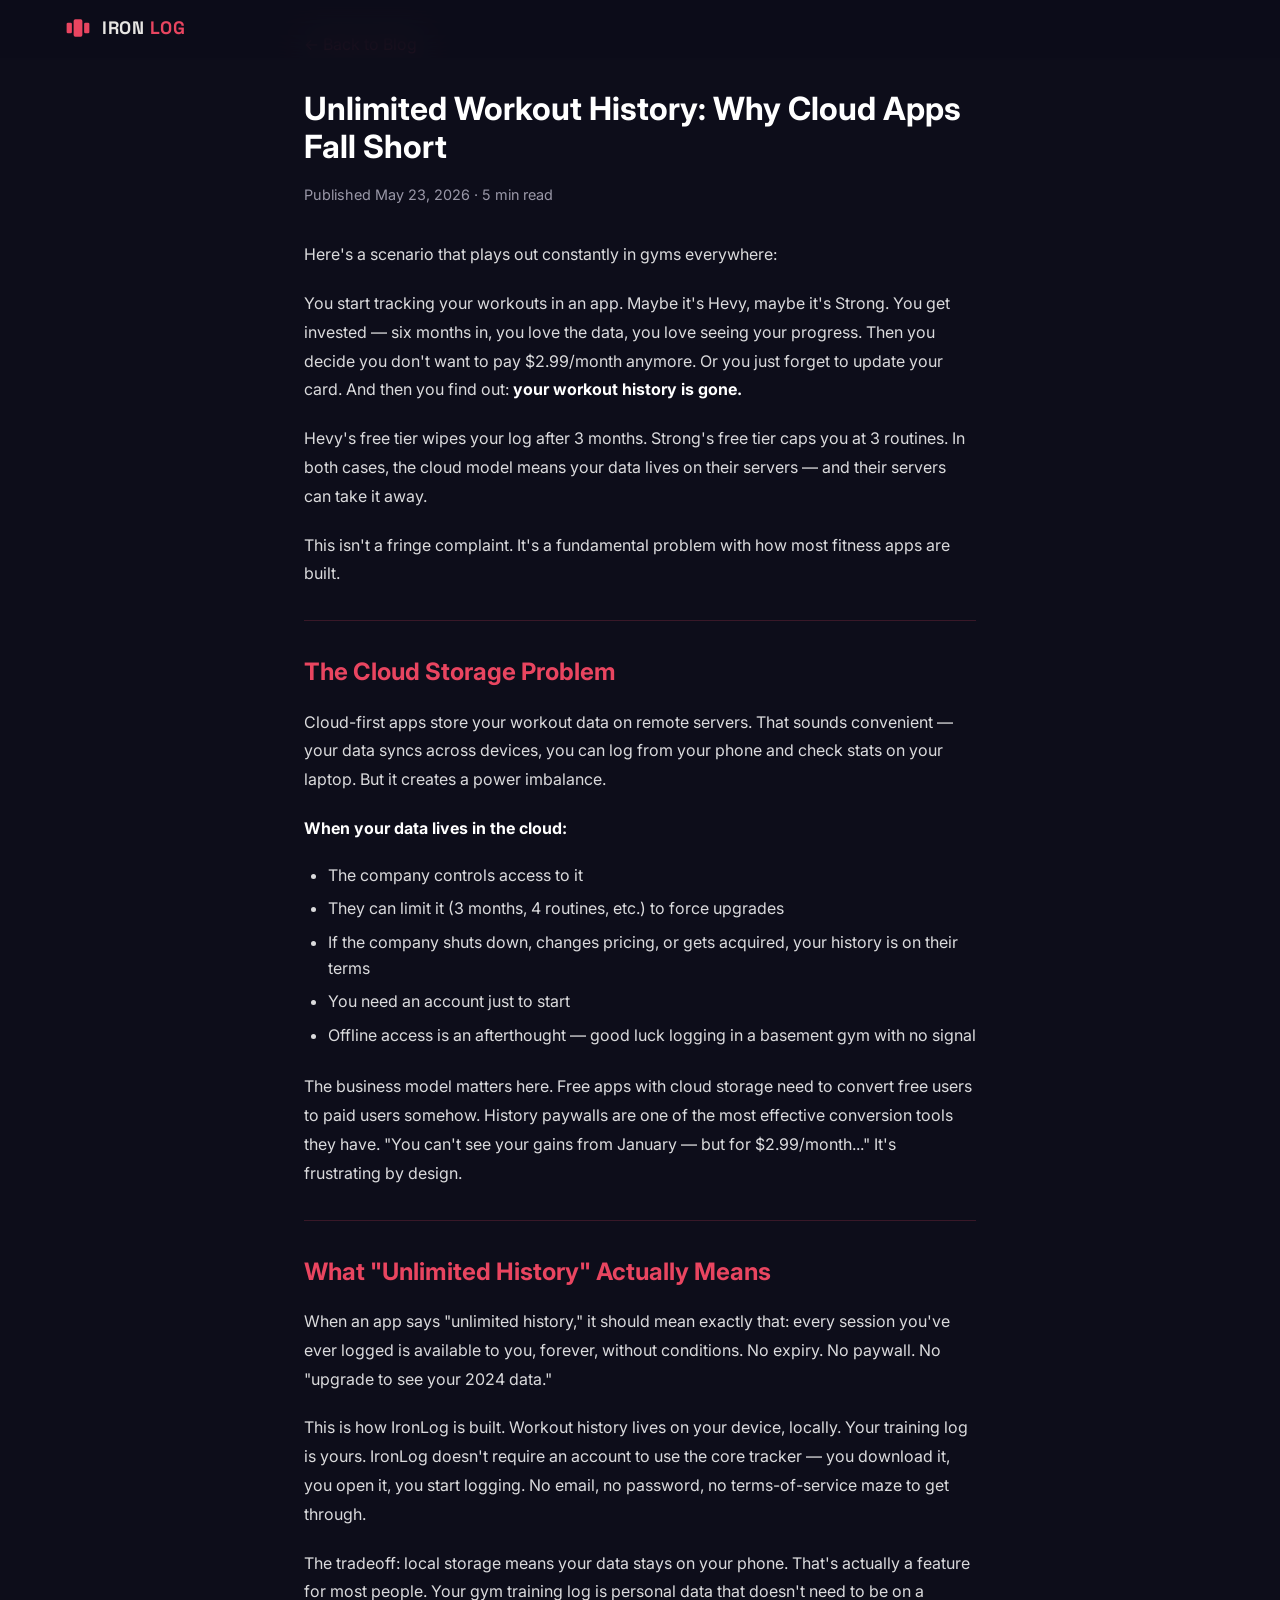
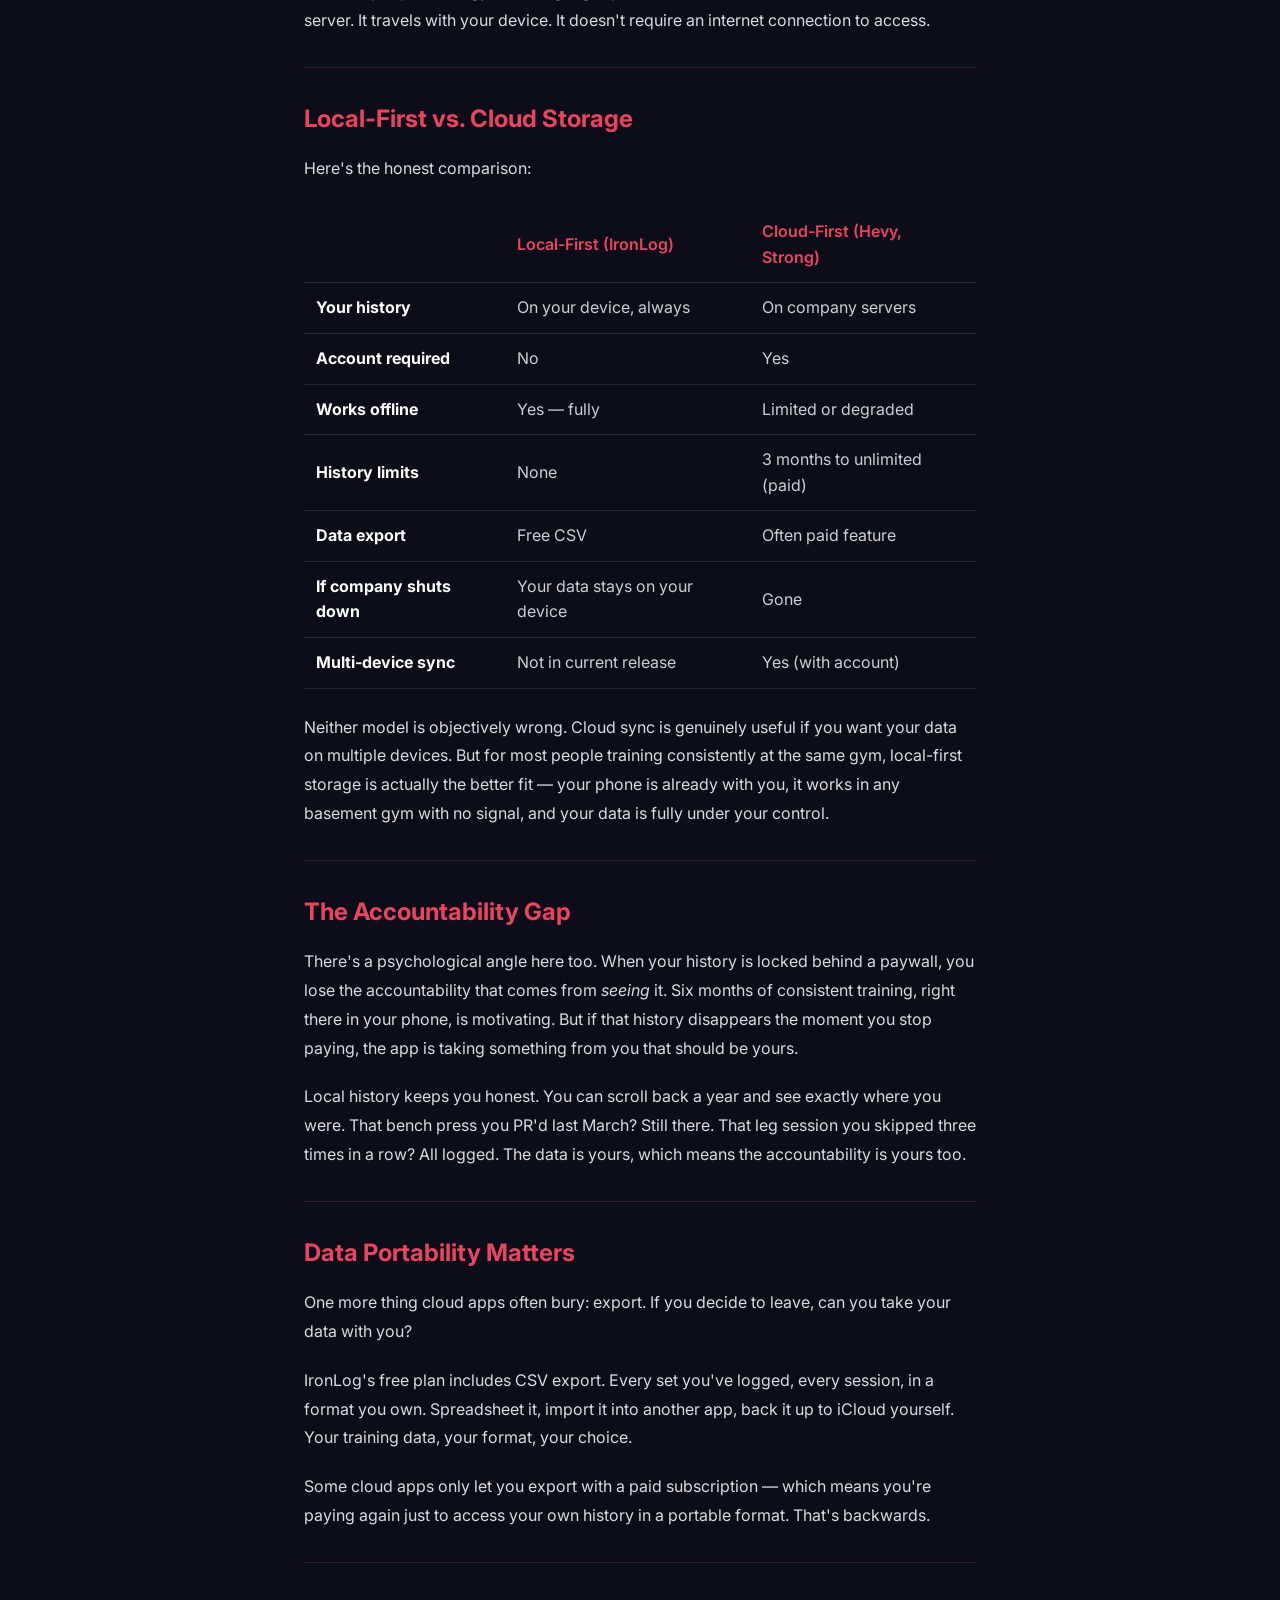
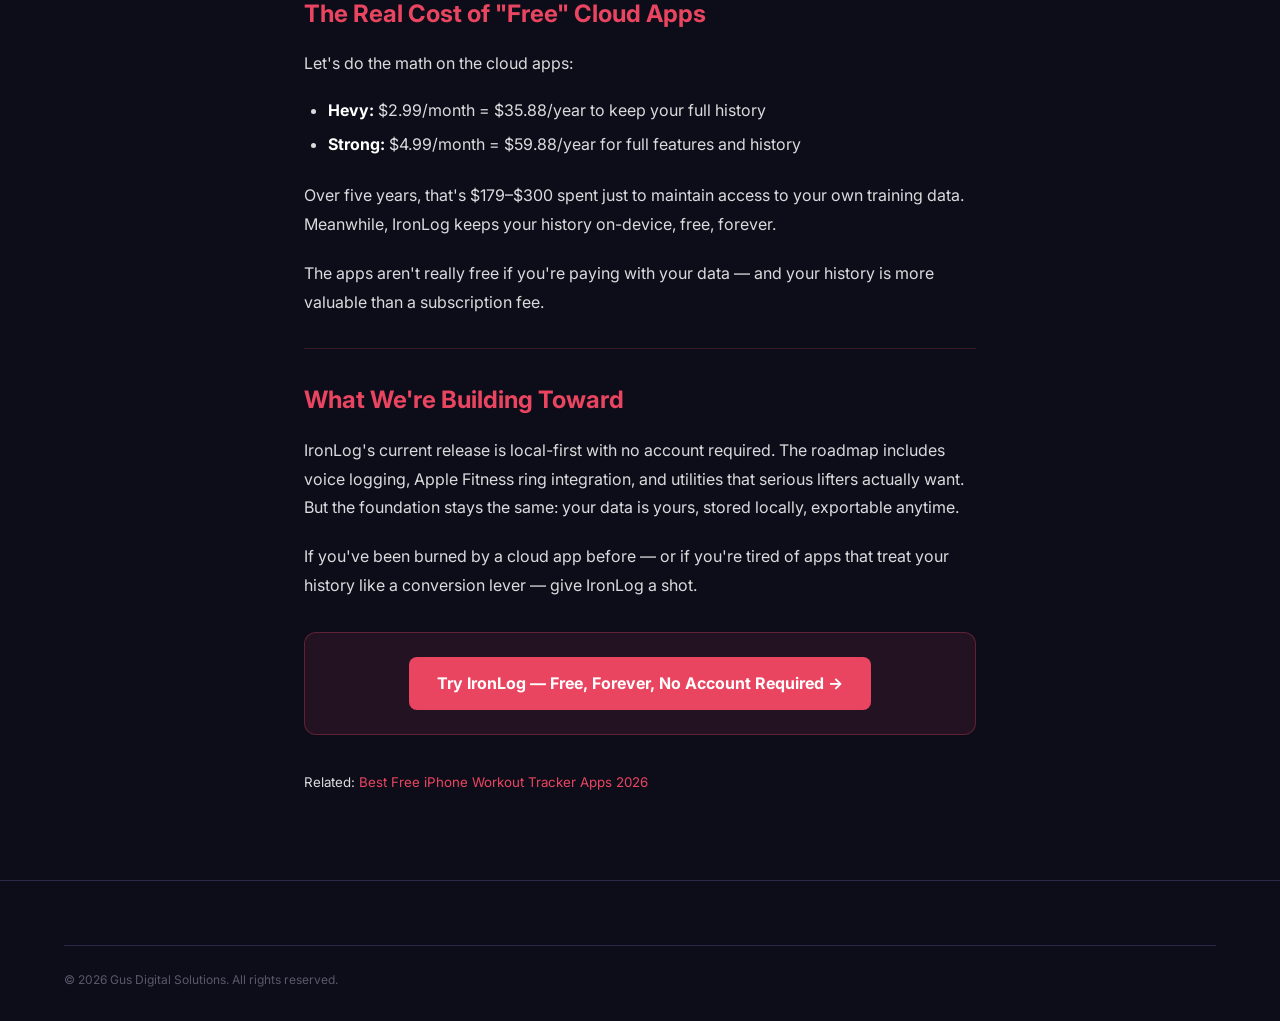
<file: blog/unlimited-workout-history-cloud-apps-fall-short.html>
<!DOCTYPE html>
<html lang="en" data-theme="dark">
<head>
  <meta charset="UTF-8">
  <meta name="viewport" content="width=device-width, initial-scale=1.0">
  <title>Unlimited Workout History: Why Cloud Apps Fall Short | IronLog</title>
  <meta name="description" content="Most workout apps hide your history behind a paywall or delete it when you stop paying. Here's why local-first storage — like IronLog uses — is the better approach for serious lifters.">
  <meta name="keywords" content="workout history, cloud apps, local storage, gym app comparison, data ownership, unlimited history">
  <meta name="author" content="Gus Digital Solutions">
  <meta name="robots" content="index, follow">
  
  <meta property="og:title" content="Unlimited Workout History: Why Cloud Apps Fall Short | IronLog">
  <meta property="og:description" content="Most workout apps hide your history behind a paywall. Here's why local-first storage is the better approach for serious lifters.">
  <meta property="og:type" content="article">
  <meta property="og:url" content="https://ironlog.co/blog/unlimited-workout-history-cloud-apps-fall-short/">
  <meta property="og:site_name" content="IronLog">
  <meta property="og:image" content="https://ironlog.co/social-card.svg">
  <meta property="article:published_time" content="2026-05-23">
  
  <meta name="twitter:card" content="summary">
  <meta name="twitter:title" content="Why Cloud Apps Fall Short for Workout History">
  <meta name="twitter:description" content="Most workout apps delete your history. Local-first doesn't have this problem.">
  <meta name="twitter:image" content="https://ironlog.co/social-card.svg">
  
  <link rel="canonical" href="https://ironlog.co/blog/unlimited-workout-history-cloud-apps-fall-short/">
  <link rel="icon" type="image/svg+xml" href="/favicon.svg">
  <link rel="stylesheet" href="/style.css">
  
  <script type="application/ld+json">
  {
    "@context": "https://schema.org",
    "@type": "Article",
    "headline": "Unlimited Workout History: Why Cloud Apps Fall Short",
    "description": "Most workout apps hide your history behind a paywall or delete it when you stop paying. Here's why local-first storage — like IronLog uses — is the better approach for serious lifters.",
    "author": {
      "@type": "Organization",
      "name": "Gus Digital Solutions",
      "url": "https://gusdigitalsolutions.com"
    },
    "publisher": {
      "@type": "Organization",
      "name": "IronLog",
      "url": "https://ironlog.co"
    },
    "datePublished": "2026-05-23",
    "dateModified": "2026-05-23"
  }
  </script>
  
  <style>
    .blog-post { max-width: 720px; margin: 0 auto; padding: 2rem 1.5rem 4rem; }
    .blog-post h1 { font-size: 2rem; margin-bottom: 1rem; color: #fff; line-height: 1.2; }
    .blog-post .meta { color: #9a98a8; font-size: 0.9rem; margin-bottom: 2rem; }
    .blog-post h2 { font-size: 1.5rem; margin: 2rem 0 1rem; color: #e94560; }
    .blog-post h3 { font-size: 1.2rem; margin: 1.5rem 0 0.75rem; color: #fff; }
    .blog-post p { color: rgba(255,255,255,0.85); line-height: 1.8; margin-bottom: 1.25rem; }
    .blog-post ul, .blog-post ol { margin: 1rem 0 1.5rem 1.5rem; color: rgba(255,255,255,0.85); }
    .blog-post li { margin-bottom: 0.5rem; line-height: 1.6; }
    .blog-post strong { color: #fff; }
    .blog-post a { color: #e94560; text-decoration: none; }
    .blog-post a:hover { text-decoration: underline; }
    .blog-post hr { border: none; border-top: 1px solid rgba(233,69,96,0.2); margin: 2rem 0; }
    .blog-post .cta-box { background: rgba(233,69,96,0.1); border: 1px solid rgba(233,69,96,0.3); border-radius: 12px; padding: 1.5rem; margin: 2rem 0; text-align: center; }
    .blog-post .cta-box a { display: inline-block; background: #e94560; color: #fff; padding: 0.875rem 1.75rem; border-radius: 8px; font-weight: 700; text-decoration: none; transition: filter 0.2s; }
    .blog-post .cta-box a:hover { filter: brightness(1.1); text-decoration: none; }
    .blog-post .comparison-table { width: 100%; border-collapse: collapse; margin: 1.5rem 0; }
    .blog-post .comparison-table th, .blog-post .comparison-table td { padding: 0.75rem; text-align: left; border-bottom: 1px solid rgba(255,255,255,0.1); }
    .blog-post .comparison-table th { color: #e94560; font-weight: 600; }
    .blog-post .comparison-table td { color: rgba(255,255,255,0.8); }
    .back-link { display: inline-block; margin-bottom: 2rem; color: #9a98a8; text-decoration: none; }
    .back-link:hover { color: #e94560; }
  </style>
</head>
<body>
  <nav class="header">
    <div class="header-inner">
      <a href="/" class="logo" aria-label="Iron Log home">
        <svg width="28" height="28" viewBox="0 0 32 32" fill="none" aria-hidden="true">
          <rect x="3" y="10" width="6" height="12" rx="1.5" fill="#e94560"/>
          <rect x="11" y="6" width="10" height="20" rx="2" fill="#e94560"/>
          <rect x="23" y="10" width="6" height="12" rx="1.5" fill="#e94560"/>
        </svg>
        <span>IRON <span class="accent">LOG</span></span>
      </a>
    </div>
  </nav>

  <main class="blog-post">
    <a href="/blog/" class="back-link">← Back to Blog</a>
    
    <h1>Unlimited Workout History: Why Cloud Apps Fall Short</h1>
    <p class="meta">Published May 23, 2026 · 5 min read</p>
    
    <p>Here's a scenario that plays out constantly in gyms everywhere:</p>

    <p>You start tracking your workouts in an app. Maybe it's Hevy, maybe it's Strong. You get invested — six months in, you love the data, you love seeing your progress. Then you decide you don't want to pay $2.99/month anymore. Or you just forget to update your card. And then you find out: <strong>your workout history is gone.</strong></p>

    <p>Hevy's free tier wipes your log after 3 months. Strong's free tier caps you at 3 routines. In both cases, the cloud model means your data lives on their servers — and their servers can take it away.</p>

    <p>This isn't a fringe complaint. It's a fundamental problem with how most fitness apps are built.</p>

    <hr>

    <h2>The Cloud Storage Problem</h2>

    <p>Cloud-first apps store your workout data on remote servers. That sounds convenient — your data syncs across devices, you can log from your phone and check stats on your laptop. But it creates a power imbalance.</p>

    <p><strong>When your data lives in the cloud:</strong></p>
    <ul>
      <li>The company controls access to it</li>
      <li>They can limit it (3 months, 4 routines, etc.) to force upgrades</li>
      <li>If the company shuts down, changes pricing, or gets acquired, your history is on their terms</li>
      <li>You need an account just to start</li>
      <li>Offline access is an afterthought — good luck logging in a basement gym with no signal</li>
    </ul>

    <p>The business model matters here. Free apps with cloud storage need to convert free users to paid users somehow. History paywalls are one of the most effective conversion tools they have. "You can't see your gains from January — but for $2.99/month..." It's frustrating by design.</p>

    <hr>

    <h2>What "Unlimited History" Actually Means</h2>

    <p>When an app says "unlimited history," it should mean exactly that: every session you've ever logged is available to you, forever, without conditions. No expiry. No paywall. No "upgrade to see your 2024 data."</p>

    <p>This is how IronLog is built. Workout history lives on your device, locally. Your training log is yours. IronLog doesn't require an account to use the core tracker — you download it, you open it, you start logging. No email, no password, no terms-of-service maze to get through.</p>

    <p>The tradeoff: local storage means your data stays on your phone. That's actually a feature for most people. Your gym training log is personal data that doesn't need to be on a server. It travels with your device. It doesn't require an internet connection to access.</p>

    <hr>

    <h2>Local-First vs. Cloud Storage</h2>

    <p>Here's the honest comparison:</p>

    <table class="comparison-table">
      <thead>
        <tr>
          <th></th>
          <th>Local-First (IronLog)</th>
          <th>Cloud-First (Hevy, Strong)</th>
        </tr>
      </thead>
      <tbody>
        <tr>
          <td><strong>Your history</strong></td>
          <td>On your device, always</td>
          <td>On company servers</td>
        </tr>
        <tr>
          <td><strong>Account required</strong></td>
          <td>No</td>
          <td>Yes</td>
        </tr>
        <tr>
          <td><strong>Works offline</strong></td>
          <td>Yes — fully</td>
          <td>Limited or degraded</td>
        </tr>
        <tr>
          <td><strong>History limits</strong></td>
          <td>None</td>
          <td>3 months to unlimited (paid)</td>
        </tr>
        <tr>
          <td><strong>Data export</strong></td>
          <td>Free CSV</td>
          <td>Often paid feature</td>
        </tr>
        <tr>
          <td><strong>If company shuts down</strong></td>
          <td>Your data stays on your device</td>
          <td>Gone</td>
        </tr>
        <tr>
          <td><strong>Multi-device sync</strong></td>
          <td>Not in current release</td>
          <td>Yes (with account)</td>
        </tr>
      </tbody>
    </table>

    <p>Neither model is objectively wrong. Cloud sync is genuinely useful if you want your data on multiple devices. But for most people training consistently at the same gym, local-first storage is actually the better fit — your phone is already with you, it works in any basement gym with no signal, and your data is fully under your control.</p>

    <hr>

    <h2>The Accountability Gap</h2>

    <p>There's a psychological angle here too. When your history is locked behind a paywall, you lose the accountability that comes from <em>seeing</em> it. Six months of consistent training, right there in your phone, is motivating. But if that history disappears the moment you stop paying, the app is taking something from you that should be yours.</p>

    <p>Local history keeps you honest. You can scroll back a year and see exactly where you were. That bench press you PR'd last March? Still there. That leg session you skipped three times in a row? All logged. The data is yours, which means the accountability is yours too.</p>

    <hr>

    <h2>Data Portability Matters</h2>

    <p>One more thing cloud apps often bury: export. If you decide to leave, can you take your data with you?</p>

    <p>IronLog's free plan includes CSV export. Every set you've logged, every session, in a format you own. Spreadsheet it, import it into another app, back it up to iCloud yourself. Your training data, your format, your choice.</p>

    <p>Some cloud apps only let you export with a paid subscription — which means you're paying again just to access your own history in a portable format. That's backwards.</p>

    <hr>

    <h2>The Real Cost of "Free" Cloud Apps</h2>

    <p>Let's do the math on the cloud apps:</p>

    <ul>
      <li><strong>Hevy:</strong> $2.99/month = $35.88/year to keep your full history</li>
      <li><strong>Strong:</strong> $4.99/month = $59.88/year for full features and history</li>
    </ul>

    <p>Over five years, that's $179–$300 spent just to maintain access to your own training data. Meanwhile, IronLog keeps your history on-device, free, forever.</p>

    <p>The apps aren't really free if you're paying with your data — and your history is more valuable than a subscription fee.</p>

    <hr>

    <h2>What We're Building Toward</h2>

    <p>IronLog's current release is local-first with no account required. The roadmap includes voice logging, Apple Fitness ring integration, and utilities that serious lifters actually want. But the foundation stays the same: your data is yours, stored locally, exportable anytime.</p>

    <p>If you've been burned by a cloud app before — or if you're tired of apps that treat your history like a conversion lever — give IronLog a shot.</p>

    <div class="cta-box">
      <a href="https://apps.apple.com/us/app/ironlog-gym-workout-tracker/id6759731114">Try IronLog — Free, Forever, No Account Required →</a>
    </div>
    
    <p><small>Related: <a href="/blog/best-free-iphone-workout-tracker-apps-2026/">Best Free iPhone Workout Tracker Apps 2026</a></small></p>
  </main>

  <footer class="footer">
    <div class="container">
      <div class="footer-bottom">
        <p>© 2026 Gus Digital Solutions. All rights reserved.</p>
      </div>
    </div>
  </footer>
</body>
</html>
</file>
<file: style.css>
/* ============================================
   IRON LOG — Custom Dark Theme
   Colors: #0d0d1a bg, #e94560 primary, #f5a623 gold, #7ed6df cyan, #a29bfe purple
   ============================================ */

@import url('https://fonts.googleapis.com/css2?family=Inter:wght@400;500;600;700;800;900&family=Space+Grotesk:wght@500;600;700&display=swap');

:root {
  --bg: #0d0d1a;
  --bg-2: #12122a;
  --bg-3: #1a1a3a;
  --surface: #16162e;
  --surface-2: #1e1e3e;
  --border: #2a2a4a;
  --text: #e8e6e3;
  --text-muted: #9a98a8;
  --text-faint: #5a586a;
  --primary: #e94560;
  --primary-hover: #d63651;
  --primary-glow: rgba(233, 69, 96, 0.15);
  --gold: #f5a623;
  --cyan: #7ed6df;
  --purple: #a29bfe;
  --green: #6ab04c;
  --font-display: 'Space Grotesk', sans-serif;
  --font-body: 'Inter', -apple-system, BlinkMacSystemFont, sans-serif;
  --radius: 12px;
  --radius-sm: 8px;
  --radius-lg: 16px;
  --transition: 200ms cubic-bezier(0.16, 1, 0.3, 1);
}

*, *::before, *::after { box-sizing: border-box; margin: 0; padding: 0; }
html { scroll-behavior: smooth; scroll-padding-top: 80px; -webkit-font-smoothing: antialiased; }
body { font-family: var(--font-body); font-size: 16px; line-height: 1.6; color: var(--text); background: var(--bg); }
img, svg { display: block; max-width: 100%; }
a { color: inherit; text-decoration: none; }
button { cursor: pointer; border: none; background: none; font: inherit; color: inherit; }
.container { max-width: 1200px; margin: 0 auto; padding: 0 24px; }
.accent { color: var(--primary); }
.sr-only {
  position: absolute;
  width: 1px;
  height: 1px;
  padding: 0;
  margin: -1px;
  overflow: hidden;
  clip: rect(0, 0, 0, 0);
  white-space: nowrap;
  border: 0;
}
:where(a, button, summary, input, textarea):focus-visible {
  outline: 3px solid var(--cyan);
  outline-offset: 3px;
}
.btn:focus-visible {
  box-shadow: 0 0 0 4px rgba(126, 214, 223, 0.18), 0 0 0 1px var(--cyan);
}

/* ─── HEADER ─── */
.header {
  position: fixed; top: 0; left: 0; right: 0; z-index: 100;
  background: rgba(13, 13, 26, 0.85); backdrop-filter: blur(16px);
  border-bottom: 1px solid transparent;
  transition: transform 0.3s var(--transition), border-color 0.3s, box-shadow 0.3s;
}
.header.scrolled { border-bottom-color: var(--border); box-shadow: 0 4px 20px rgba(0,0,0,0.3); }
.header.hidden { transform: translateY(-100%); }
.header-inner { display: flex; align-items: center; justify-content: space-between; max-width: 1200px; margin: 0 auto; padding: 14px 24px; }
.logo { display: flex; align-items: center; gap: 10px; font-family: var(--font-display); font-weight: 700; font-size: 18px; letter-spacing: 0.5px; }
.nav { display: flex; gap: 28px; }
.nav a { font-size: 14px; font-weight: 500; color: var(--text-muted); transition: color var(--transition); }
.nav a:hover { color: var(--text); }
.header-actions { display: flex; align-items: center; gap: 16px; }

.mobile-toggle { display: none; width: 28px; height: 20px; flex-direction: column; justify-content: space-between; }
.mobile-toggle span { display: block; height: 2px; background: var(--text); border-radius: 2px; transition: all 0.3s; }
.mobile-toggle.open span:nth-child(1) { transform: rotate(45deg) translate(6px, 6px); }
.mobile-toggle.open span:nth-child(2) { opacity: 0; }
.mobile-toggle.open span:nth-child(3) { transform: rotate(-45deg) translate(6px, -6px); }

/* ─── BUTTONS ─── */
.btn {
  display: inline-flex; align-items: center; gap: 8px;
  font-family: var(--font-display); font-weight: 600; font-size: 14px;
  padding: 10px 22px; border-radius: var(--radius-sm);
  transition: all var(--transition); white-space: nowrap;
}
.btn-sm { padding: 8px 18px; font-size: 13px; }
.btn-lg { padding: 14px 28px; font-size: 15px; }
.btn-primary { background: var(--primary); color: #fff; }
.btn-primary:hover { background: var(--primary-hover); transform: translateY(-1px); box-shadow: 0 4px 20px var(--primary-glow); }
.btn-secondary { background: var(--bg-3); color: var(--text); border: 1px solid var(--border); }
.btn-secondary:hover { border-color: var(--text-muted); background: var(--surface-2); }

/* ─── TOP BAR ─── */
.top-bar { background: var(--bg-2); border-bottom: 1px solid var(--border); padding: 8px 0; margin-top: 56px; overflow: hidden; }
.top-bar-inner { display: flex; justify-content: center; gap: 32px; max-width: 1200px; margin: 0 auto; padding: 0 24px; }
.top-bar span { display: flex; align-items: center; gap: 6px; font-size: 12px; color: var(--text-muted); font-weight: 500; white-space: nowrap; }

/* ─── HERO ─── */
.hero {
  display: grid; grid-template-columns: 1fr 1fr; gap: 48px; align-items: center;
  max-width: 1200px; margin: 0 auto; padding: 80px 24px 60px;
  min-height: 80vh;
}
.hero-badge {
  display: inline-block; padding: 6px 16px; border-radius: 100px;
  background: var(--primary-glow); border: 1px solid rgba(233,69,96,0.3);
  font-size: 13px; font-weight: 600; color: var(--primary); margin-bottom: 24px;
  font-family: var(--font-display);
}
.hero h1 {
  font-family: var(--font-display); font-weight: 800;
  font-size: clamp(2.5rem, 1.5rem + 4vw, 4.5rem);
  line-height: 1.05; letter-spacing: -0.02em; margin-bottom: 20px;
}
.hero-sub { font-size: 17px; color: var(--text-muted); max-width: 480px; line-height: 1.6; margin-bottom: 32px; }
.hero-ctas { display: flex; gap: 12px; margin-bottom: 40px; flex-wrap: wrap; }
.hero-stats { display: flex; gap: 32px; }
.stat { display: flex; flex-direction: column; }
.stat-num { font-family: var(--font-display); font-weight: 700; font-size: 24px; color: var(--primary); }
.stat-label { font-size: 12px; color: var(--text-muted); font-weight: 500; }

/* ─── PHONE MOCKUP ─── */
.hero-phone { display: flex; justify-content: center; }
.phone-frame {
  width: 280px; border-radius: 32px; background: var(--surface);
  border: 2px solid var(--border); padding: 16px 14px 12px;
  box-shadow: 0 20px 60px rgba(0,0,0,0.5), 0 0 40px var(--primary-glow);
}
.phone-screen { position: relative; }
.phone-header { display: flex; justify-content: space-between; align-items: center; margin-bottom: 16px; padding: 0 4px; }
.phone-logo { font-family: var(--font-display); font-weight: 700; font-size: 15px; }
.phone-day { font-size: 12px; color: var(--text-muted); }
.phone-workout { display: flex; flex-direction: column; gap: 8px; }
.workout-card {
  background: var(--bg-3); border-radius: var(--radius-sm); padding: 10px 12px;
  position: relative;
}
.workout-name { font-family: var(--font-display); font-weight: 600; font-size: 12px; letter-spacing: 0.5px; }
.workout-detail { font-size: 11px; color: var(--text-muted); margin-top: 2px; }
.pr-badge {
  position: absolute; top: 8px; right: 8px;
  background: var(--primary); color: #fff; font-size: 9px; font-weight: 700;
  padding: 2px 6px; border-radius: 4px; font-family: var(--font-display);
}
.ai-card { border-left-color: var(--purple) !important; }
.ai-label { font-size: 9px; font-weight: 700; color: var(--purple); letter-spacing: 1px; margin-bottom: 2px; }
.phone-fab {
  width: 36px; height: 36px; border-radius: 50%; background: var(--primary);
  display: flex; align-items: center; justify-content: center;
  font-size: 20px; font-weight: 300; color: #fff;
  margin: 12px auto 10px;
}
.phone-tabs { display: flex; justify-content: space-around; border-top: 1px solid var(--border); padding-top: 8px; }
.tab { font-size: 10px; color: var(--text-faint); font-weight: 500; }
.tab.active { color: var(--primary); }

/* ─── SECTION COMMON ─── */
.section-label {
  display: inline-block; font-size: 12px; font-weight: 600; letter-spacing: 2px;
  text-transform: uppercase; color: var(--primary); margin-bottom: 12px;
  font-family: var(--font-display);
}
section h2 {
  font-family: var(--font-display); font-weight: 700;
  font-size: clamp(1.75rem, 1rem + 2.5vw, 3rem);
  line-height: 1.1; letter-spacing: -0.01em; margin-bottom: 48px;
}

/* ─── GAP SECTION ─── */
.gap-section { padding: 100px 0; background: var(--bg); }
.gap-grid { display: grid; grid-template-columns: repeat(3, 1fr); gap: 20px; }
.gap-card {
  background: var(--surface); border: 1px solid var(--border); border-radius: var(--radius);
  padding: 28px; transition: all 0.4s;
}
.gap-card.visible, .js .gap-card.visible { opacity: 1; transform: translateY(0); }
.gap-card:hover { border-color: var(--primary); box-shadow: 0 0 30px var(--primary-glow); transform: translateY(-4px); }
.gap-icon { margin-bottom: 16px; }
.gap-card h3 { font-family: var(--font-display); font-size: 18px; font-weight: 600; margin-bottom: 8px; }
.gap-detail { font-size: 14px; color: var(--text-muted); line-height: 1.6; margin-bottom: 12px; }
.gap-tag {
  display: inline-block; font-size: 11px; font-weight: 600; color: var(--primary);
  padding: 3px 10px; border-radius: 100px; background: var(--primary-glow);
  font-family: var(--font-display);
}

/* ─── FEATURES ─── */
.features-section { padding: 100px 0; background: var(--bg-2); }
.features-grid { display: grid; grid-template-columns: repeat(3, 1fr); gap: 20px; }
.feature-card {
  background: var(--surface-2); border: 1px solid var(--border); border-radius: var(--radius);
  padding: 28px; transition: all 0.4s;
}
.feature-card.visible, .js .feature-card.visible { opacity: 1; transform: translateY(0); }
.feature-card:hover { border-color: var(--text-faint); }
.feature-num { font-family: var(--font-display); font-weight: 700; font-size: 32px; color: var(--primary); opacity: 0.3; margin-bottom: 12px; }
.feature-card h3 { font-family: var(--font-display); font-size: 17px; font-weight: 600; margin-bottom: 8px; }
.feature-card p { font-size: 14px; color: var(--text-muted); line-height: 1.6; }

/* ─── STEPS ─── */
.steps-section { padding: 100px 0; background: var(--bg); }
.steps-grid { display: grid; grid-template-columns: repeat(3, 1fr); gap: 40px; }
.step { text-align: center; transition: all 0.4s; }
.step.visible, .js .step.visible { opacity: 1; transform: translateY(0); }
.step-number { font-family: var(--font-display); font-weight: 700; font-size: 48px; color: var(--primary); opacity: 0.2; margin-bottom: 12px; }
.step-icon-wrap { margin: 0 auto 16px; width: 72px; height: 72px; border-radius: 50%; background: var(--surface); border: 1px solid var(--border); display: flex; align-items: center; justify-content: center; }
.step h3 { font-family: var(--font-display); font-size: 18px; font-weight: 600; margin-bottom: 8px; }
.step p { font-size: 14px; color: var(--text-muted); max-width: 300px; margin: 0 auto; }

/* ─── SCREENS ─── */
.screens-section { padding: 100px 0; background: var(--bg-2); }
.screens-grid { display: grid; grid-template-columns: repeat(4, 1fr); gap: 16px; }
.screen-card {
  background: var(--surface); border: 1px solid var(--border); border-radius: var(--radius);
  padding: 20px; transition: all 0.4s;
}
.screen-card.visible, .js .screen-card.visible { opacity: 1; transform: translateY(0); }
.screen-label { font-family: var(--font-display); font-weight: 600; font-size: 14px; margin-bottom: 14px; color: var(--primary); }
.screen-mock { display: flex; flex-direction: column; gap: 8px; }
.mock-row {
  display: flex; align-items: center; gap: 8px;
  font-size: 12px; color: var(--text-muted); padding: 6px 8px;
  background: var(--bg-3); border-radius: 6px;
}
.mock-dot { width: 6px; height: 6px; border-radius: 50%; flex-shrink: 0; }
.pr-mini { font-size: 9px; font-weight: 700; color: var(--primary); margin-left: auto; }

/* Partner screen */
.partner-row {
  display: flex; align-items: center; gap: 10px; padding: 8px;
  background: var(--bg-3); border-radius: 6px; position: relative;
}
.partner-avatar {
  width: 28px; height: 28px; border-radius: 50%; background: var(--primary-glow);
  display: flex; align-items: center; justify-content: center;
  font-size: 11px; font-weight: 700; color: var(--primary); flex-shrink: 0;
}
.partner-name { font-size: 12px; font-weight: 600; color: var(--text); }
.partner-style { font-size: 10px; color: var(--text-muted); }
.online-dot {
  width: 8px; height: 8px; border-radius: 50%; background: var(--green);
  position: absolute; right: 10px; top: 50%; transform: translateY(-50%);
  box-shadow: 0 0 6px rgba(106,176,76,0.5);
}

/* PR context screen */
.ai-mock-header { font-size: 12px; font-weight: 600; color: var(--purple); margin-bottom: 4px; }
.ai-mock-row {
  display: flex; justify-content: space-between; font-size: 12px;
  padding: 5px 8px; background: var(--bg-3); border-radius: 6px; color: var(--text-muted);
}
.ai-target { font-weight: 600; color: var(--text); }
.ai-delta { color: var(--green); font-size: 10px; }
.ai-confidence { font-size: 10px; color: var(--text-faint); margin-top: 6px; }

/* Stats screen */
.stats-row { display: flex; justify-content: space-between; font-size: 12px; padding: 4px 0; color: var(--text-muted); }
.stat-val { font-weight: 600; color: var(--text); }
.stats-mini-chart { display: flex; align-items: flex-end; gap: 4px; height: 40px; margin-top: 10px; }
.bar { width: 100%; background: var(--border); border-radius: 2px; transition: background 0.3s; }
.bar.active { background: var(--primary); }

/* --- RELEASE --- */
.release-section { padding: 100px 0; background: var(--bg); }
.section-intro {
  max-width: 720px;
  margin: -12px auto 32px;
  color: var(--text-muted);
  font-size: 15px;
  line-height: 1.6;
  text-align: center;
}
.release-grid { display: grid; grid-template-columns: repeat(2, 1fr); gap: 24px; max-width: 800px; margin: 0 auto; }
.price-card {
  background: var(--surface); border: 1px solid var(--border); border-radius: var(--radius-lg);
  padding: 36px; transition: all 0.4s;
  position: relative;
}
.price-card.visible, .js .price-card.visible { opacity: 1; transform: translateY(0); }
.price-card.featured { border-color: var(--primary); box-shadow: 0 0 40px var(--primary-glow); }
.price-badge {
  position: absolute; top: -12px; left: 50%; transform: translateX(-50%);
  background: var(--primary); color: #fff; font-size: 11px; font-weight: 700;
  padding: 4px 14px; border-radius: 100px; font-family: var(--font-display);
}
.price-tier { font-family: var(--font-display); font-weight: 600; font-size: 16px; color: var(--text-muted); margin-bottom: 8px; }
.price-amount { font-family: var(--font-display); font-weight: 800; font-size: 42px; margin-bottom: 4px; }
.price-amount span { font-size: 16px; font-weight: 500; color: var(--text-muted); }
.price-desc { font-size: 14px; color: var(--text-muted); margin-bottom: 24px; }
.price-alt { font-size: 14px; color: var(--text-muted); margin-bottom: 4px; }
.save-tag {
  display: inline-block; font-size: 10px; font-weight: 700; color: var(--green);
  background: rgba(106,176,76,0.15); padding: 2px 8px; border-radius: 100px;
}
.save-tag.fire { color: var(--gold); background: rgba(245,166,35,0.15); }
.price-features { list-style: none; display: flex; flex-direction: column; gap: 10px; margin-bottom: 28px; }
.price-features li { display: flex; align-items: center; gap: 10px; font-size: 14px; color: var(--text-muted); }
.price-features svg { flex-shrink: 0; }

/* ─── COMPARISON TABLE ─── */
.comparison-section { padding: 100px 0; background: var(--bg-2); }
.comparison-section h2 { text-align: center; margin-bottom: 20px; }
.compare-table-wrap {
  max-width: 820px; margin: 0 auto;
  overflow-x: auto; -webkit-overflow-scrolling: touch;
}
.compare-table {
  width: 100%; border-collapse: collapse;
  font-size: 14px; text-align: left;
}
.compare-table thead th {
  padding: 14px 16px 10px;
  border-bottom: 2px solid var(--border);
  font-family: var(--font-display); font-weight: 700; font-size: 13px;
}
.compare-table thead th:first-child { color: var(--text-muted); font-weight: 600; }
.compare-table thead th:nth-child(2) {
  background: rgba(233, 69, 96, 0.08);
  border-radius: var(--radius-sm) var(--radius-sm) 0 0;
}
.compare-table tbody td {
  padding: 12px 16px; border-bottom: 1px solid var(--border);
  color: var(--text-muted); vertical-align: middle;
}
.compare-table tbody td:first-child { font-weight: 600; color: var(--text); white-space: nowrap; }
.compare-table tbody tr:last-child td { border-bottom: none; }
.compare-table tbody tr:hover { background: rgba(233, 69, 96, 0.04); }
.compare-brand { font-weight: 700; color: var(--text); }
.compare-price { font-size: 12px; color: var(--text-faint); }
.compare-brand.accent { color: var(--primary); }
.compare-price.accent { color: var(--primary); }
.compare-bad { color: var(--text-faint); }
.compare-ok { color: var(--text-muted); }
.compare-good { color: var(--green); font-weight: 600; }
.compare-none { color: var(--text-faint); opacity: 0.5; }
.compare-planned { color: var(--gold); font-size: 12px; font-style: italic; }
.compare-us { background: rgba(233, 69, 96, 0.04); }
.compare-disclaimer {
  text-align: center; font-size: 12px; color: var(--text-faint);
  margin-top: 28px; max-width: 600px; margin-left: auto; margin-right: auto;
}

/* ─── DEMO / SCREEN RECORDING ─── */
.demo-section { padding: 100px 0; background: var(--bg); }
.demo-section h2 { text-align: center; margin-bottom: 20px; }
.demo-video-wrap { max-width: 600px; margin: 0 auto; }
.demo-video-placeholder {
  width: 100%; aspect-ratio: 9 / 16; max-height: 500px;
  background: var(--surface); border: 2px dashed var(--border); border-radius: var(--radius-lg);
  display: flex; flex-direction: column; align-items: center; justify-content: center;
  gap: 16px; transition: border-color var(--transition);
}
.demo-video-placeholder:hover { border-color: var(--primary); }
.demo-play-icon {
  color: var(--primary); opacity: 0.7; transition: opacity var(--transition), transform var(--transition);
}
.demo-video-placeholder:hover .demo-play-icon { opacity: 1; transform: scale(1.1); }
.demo-caption {
  text-align: center; font-size: 14px; color: var(--text-muted);
  max-width: 360px; line-height: 1.6;
}
.demo-caption small { font-size: 11px; color: var(--text-faint); display: block; margin-top: 8px; }

/* ─── FAQ ─── */
.faq-section { padding: 100px 0; background: var(--bg); }
.faq-grid { display: flex; flex-direction: column; gap: 12px; max-width: 700px; }
.faq-item {
  background: var(--surface); border: 1px solid var(--border); border-radius: var(--radius);
  overflow: hidden; transition: all 0.4s;
}
.faq-item.visible, .js .faq-item.visible { opacity: 1; transform: translateY(0); }
.faq-item summary {
  padding: 18px 24px; font-family: var(--font-display); font-weight: 600; font-size: 15px;
  cursor: pointer; list-style: none; display: flex; align-items: center; justify-content: space-between;
}
.faq-item summary::after { content: '+'; font-size: 20px; color: var(--primary); transition: transform 0.3s; }
.faq-item[open] summary::after { transform: rotate(45deg); }
.faq-item p { padding: 0 24px 18px; font-size: 14px; color: var(--text-muted); line-height: 1.7; }

/* ─── CONTACT ─── */
.contact-section { padding: 100px 0; background: var(--bg-2); }
.contact-grid { display: grid; grid-template-columns: 1fr 1fr; gap: 48px; }
.contact-info h3 { font-family: var(--font-display); font-size: 20px; margin-bottom: 12px; }
.contact-info p { font-size: 14px; color: var(--text-muted); margin-bottom: 16px; }
.contact-email { font-size: 14px; color: var(--primary); font-weight: 500; }
.contact-form { display: flex; flex-direction: column; gap: 12px; }
.contact-form input, .contact-form textarea {
  background: var(--surface); border: 1px solid var(--border); border-radius: var(--radius-sm);
  padding: 12px 16px; font-size: 14px; color: var(--text); outline: none;
  transition: border-color var(--transition);
}
.contact-form input:focus, .contact-form textarea:focus { border-color: var(--primary); }
.contact-form input:focus-visible, .contact-form textarea:focus-visible {
  border-color: var(--cyan);
  box-shadow: 0 0 0 4px rgba(126, 214, 223, 0.12);
}
.contact-form textarea { resize: vertical; }
.form-honeypot {
  position: absolute !important;
  left: -10000px !important;
  width: 1px !important;
  height: 1px !important;
  opacity: 0 !important;
  pointer-events: none !important;
}
.contact-form button:disabled { opacity: 0.75; cursor: wait; }
.form-success { color: var(--green); font-size: 14px; margin-top: 8px; }

.cta-popup { position: fixed; inset: 0; z-index: 1200; display: grid; place-items: center; padding: 16px; opacity: 0; pointer-events: none; transition: opacity 0.24s var(--transition); }
.cta-popup.visible { opacity: 1; pointer-events: auto; }
.cta-popup-backdrop { position: absolute; inset: 0; background: rgba(6, 6, 10, 0.74); backdrop-filter: blur(10px); }
.cta-popup-card {
  position: relative;
  width: min(100%, 430px);
  padding: clamp(24px, 5vw, 34px);
  background: var(--bg-2);
  border: 1px solid rgba(233, 69, 96, 0.38);
  border-radius: var(--radius-lg);
  box-shadow: 0 26px 80px rgba(0, 0, 0, 0.55);
}
.cta-popup-close { position: absolute; top: 12px; right: 12px; width: 38px; height: 38px; border-radius: 50%; border: 1px solid var(--border); background: var(--surface); color: var(--text-muted); font-size: 22px; line-height: 1; cursor: pointer; }
.cta-popup-close:hover { color: var(--primary); border-color: var(--primary); }
.cta-popup-kicker { display: inline-block; margin-bottom: 10px; color: var(--primary); font-size: 12px; font-weight: 800; letter-spacing: 0.14em; text-transform: uppercase; }
.cta-popup-card h2 { margin: 0 32px 12px 0; font-size: clamp(30px, 6vw, 40px); line-height: 0.98; letter-spacing: -0.04em; }
.cta-popup-card p { color: var(--text-muted); font-size: 15px; line-height: 1.6; }
.cta-popup-form { margin-top: 20px; }
.cta-popup-success { min-height: 20px; }

/* ─── CHARITY ─── */
.charity-section { padding: 80px 0; background: var(--bg); }
.charity-card {
  background: var(--surface); border: 1px solid var(--border); border-radius: var(--radius-lg);
  padding: 40px; text-align: center; max-width: 600px; margin: 0 auto;
}
.charity-card h3 { font-family: var(--font-display); font-size: 20px; margin-bottom: 12px; }
.charity-card p { font-size: 14px; color: var(--text-muted); margin-bottom: 12px; }
.charity-name { font-weight: 600; color: var(--primary); font-size: 16px; }
.charity-desc { font-size: 13px; }

/* ─── CTA ─── */
.cta-section {
  padding: 120px 0; text-align: center;
  background: linear-gradient(180deg, var(--bg-2) 0%, var(--bg) 100%);
}
.cta-section h2 {
  font-family: var(--font-display); font-weight: 800;
  font-size: clamp(2rem, 1.5rem + 3vw, 4rem);
  margin-bottom: 16px;
}
.cta-section p { font-size: 17px; color: var(--text-muted); margin-bottom: 32px; }
.cta-buttons { display: flex; justify-content: center; gap: 12px; flex-wrap: wrap; }

/* ─── FOOTER ─── */
.footer { padding: 64px 0 32px; background: var(--bg); border-top: 1px solid var(--border); }
.footer-inner { display: flex; justify-content: space-between; gap: 48px; margin-bottom: 40px; }
.footer-brand p { font-size: 13px; color: var(--text-faint); margin-top: 10px; }
.footer-links { display: flex; gap: 64px; }
.footer-col { display: flex; flex-direction: column; gap: 8px; }
.footer-col h4 { font-family: var(--font-display); font-size: 13px; font-weight: 600; color: var(--text); margin-bottom: 4px; }
.footer-col a { font-size: 13px; color: var(--text-muted); transition: color var(--transition); }
.footer-col a:hover { color: var(--text); }
.footer-bottom { border-top: 1px solid var(--border); padding-top: 24px; }
.footer-bottom p { font-size: 12px; color: var(--text-faint); }

/* ─── RESPONSIVE ─── */
@media (max-width: 1024px) {
  .gap-grid { grid-template-columns: repeat(2, 1fr); }
  .features-grid { grid-template-columns: repeat(2, 1fr); }
  .screens-grid { grid-template-columns: repeat(2, 1fr); }
}

@media (max-width: 768px) {
  .nav { display: none; position: fixed; top: 56px; left: 0; right: 0; background: var(--bg); border-bottom: 1px solid var(--border); flex-direction: column; padding: 24px; gap: 16px; z-index: 100; }
  .nav.open { display: flex; }
  .nav a { font-size: 16px; }
  .mobile-toggle { display: flex; }

  .top-bar-inner { gap: 16px; justify-content: flex-start; overflow-x: auto; padding-bottom: 4px; }

  .hero { grid-template-columns: 1fr; gap: 40px; padding: 60px 24px 40px; min-height: auto; }
  .hero h1 { font-size: clamp(2rem, 1rem + 5vw, 3rem); }
  .hero-sub { font-size: 15px; }
  .hero-stats { gap: 20px; flex-wrap: wrap; }
  .hero-phone { order: -1; }
  .phone-frame { width: 240px; }

  .gap-grid, .features-grid, .steps-grid, .release-grid { grid-template-columns: 1fr; }
  .screens-grid { grid-template-columns: 1fr; }
  .compare-table { font-size: 13px; }
  .compare-table thead th, .compare-table tbody td { padding: 10px 12px; }
  .autosave-content { grid-template-columns: 1fr; }
  .contact-grid { grid-template-columns: 1fr; }
  .footer-inner { flex-direction: column; }
  .footer-links { gap: 32px; flex-wrap: wrap; }

  section h2 { font-size: clamp(1.5rem, 1rem + 2vw, 2.25rem); margin-bottom: 32px; }
  .gap-section, .features-section, .steps-section, .screens-section, .release-section, .faq-section, .contact-section { padding: 64px 0; }
}

@media (max-width: 480px) {
  .hero-ctas { flex-direction: column; }
  .hero-stats { gap: 16px; }
  .stat-num { font-size: 20px; }
  .btn-lg { padding: 12px 24px; font-size: 14px; }
}

/* ─── AUTOSAVE BANNER ─── */
.autosave-banner {
  padding: 72px 0;
  background: linear-gradient(135deg, #0d0d1a 0%, #1a0a12 50%, #12122a 100%);
  border-top: 1px solid var(--border);
  border-bottom: 1px solid rgba(233,69,96,0.2);
  position: relative;
  overflow: hidden;
}
.autosave-banner::before {
  content: '';
  position: absolute;
  inset: 0;
  background: radial-gradient(ellipse 60% 80% at 50% 100%, rgba(233,69,96,0.08) 0%, transparent 70%);
  pointer-events: none;
}
.autosave-content {
  display: grid;
  grid-template-columns: auto 1fr auto;
  align-items: center;
  gap: 40px;
  position: relative;
}
.autosave-icon {
  width: 80px; height: 80px;
  border-radius: 20px;
  background: rgba(233,69,96,0.1);
  border: 1px solid rgba(233,69,96,0.25);
  display: flex; align-items: center; justify-content: center;
  flex-shrink: 0;
  box-shadow: 0 0 30px rgba(233,69,96,0.12), inset 0 1px 0 rgba(255,255,255,0.05);
  animation: shield-pulse 3s ease-in-out infinite;
}
@keyframes shield-pulse {
  0%, 100% { box-shadow: 0 0 30px rgba(233,69,96,0.12), inset 0 1px 0 rgba(255,255,255,0.05); }
  50% { box-shadow: 0 0 50px rgba(233,69,96,0.25), inset 0 1px 0 rgba(255,255,255,0.05); }
}
.autosave-text h2 {
  font-family: var(--font-display); font-weight: 700;
  font-size: clamp(1.5rem, 1rem + 2vw, 2.25rem);
  line-height: 1.1; letter-spacing: -0.01em;
  margin-bottom: 12px;
  color: var(--text);
}
.autosave-text p {
  font-size: 16px; color: var(--text-muted); line-height: 1.65;
  max-width: 540px;
}
.autosave-stats {
  display: flex; flex-direction: column; gap: 20px;
  flex-shrink: 0;
  padding-left: 40px;
  border-left: 1px solid var(--border);
}
.autosave-stat {
  display: flex; flex-direction: column; align-items: flex-end; gap: 2px;
}
.autosave-stat strong {
  font-family: var(--font-display); font-weight: 800;
  font-size: 28px; color: var(--primary); line-height: 1;
}
.autosave-stat span {
  font-size: 11px; font-weight: 600; letter-spacing: 0.5px;
  color: var(--text-muted); text-transform: uppercase;
}

/* Feature card highlight variant */
.feature-card--highlight {
  border-color: rgba(233,69,96,0.35) !important;
  background: linear-gradient(135deg, var(--surface-2) 0%, rgba(233,69,96,0.05) 100%) !important;
  box-shadow: 0 0 20px rgba(233,69,96,0.08);
}
.feature-card--highlight .feature-num {
  opacity: 0.7 !important;
}

/* Responsive autosave banner */
@media (max-width: 900px) {
  .autosave-content {
    grid-template-columns: auto 1fr;
    grid-template-rows: auto auto;
    gap: 28px;
  }
  .autosave-stats {
    grid-column: 1 / -1;
    flex-direction: row;
    border-left: none;
    border-top: 1px solid var(--border);
    padding-left: 0;
    padding-top: 24px;
    justify-content: space-around;
  }
  .autosave-stat { align-items: center; }
}
@media (max-width: 600px) {
  .autosave-content { grid-template-columns: 1fr; }
  .autosave-icon { margin: 0 auto; }
  .autosave-text h2 { text-align: center; }
  .autosave-text p { text-align: center; }
  .autosave-stats { flex-direction: row; justify-content: space-around; }
  .autosave-banner { padding: 56px 0; }
}

/* ─── PR SHARE SECTION ─── */
.pr-share-section {
  padding: 100px 0;
  background: var(--bg);
  text-align: center;
}
.pr-share-section h2 {
  margin-bottom: 20px;
}
.pr-share-section > .container > p {
  font-size: 17px;
  color: var(--text-muted);
  max-width: 560px;
  margin: 0 auto 56px;
  line-height: 1.65;
}
.pr-card-demo {
  display: flex;
  justify-content: center;
}
.mock-pr-card {
  background: #12121f;
  border: 1px solid var(--primary);
  border-radius: 20px;
  padding: 40px 52px;
  width: 320px;
  display: flex;
  flex-direction: column;
  align-items: center;
  gap: 10px;
  box-shadow:
    0 0 0 1px rgba(233, 69, 96, 0.15),
    0 0 40px rgba(233, 69, 96, 0.18),
    0 0 80px rgba(233, 69, 96, 0.08),
    0 20px 60px rgba(0, 0, 0, 0.6);
  position: relative;
  overflow: hidden;
}
.mock-pr-card::before {
  content: '';
  position: absolute;
  top: 0; left: 0; right: 0;
  height: 2px;
  background: linear-gradient(90deg, transparent, var(--primary), transparent);
}
.pr-card-header {
  font-family: var(--font-display);
  font-size: 10px;
  font-weight: 700;
  letter-spacing: 3px;
  color: var(--primary);
  text-transform: uppercase;
}
.pr-card-exercise {
  font-family: var(--font-display);
  font-size: 28px;
  font-weight: 800;
  letter-spacing: -0.01em;
  color: var(--text);
  line-height: 1.1;
  margin: 6px 0;
}
.pr-card-stats {
  font-family: var(--font-display);
  font-size: 20px;
  font-weight: 700;
  color: var(--primary);
}
.pr-card-date {
  font-size: 12px;
  color: var(--text-muted);
  margin-top: 4px;
}
.pr-card-brand {
  font-family: var(--font-display);
  font-weight: 700;
  font-size: 13px;
  letter-spacing: 1px;
  color: var(--text-faint);
  margin-top: 12px;
  border-top: 1px solid var(--border);
  padding-top: 14px;
  width: 100%;
  text-align: center;
}

/* Feature card new variant */
.feature-card--new {
  border-color: rgba(233, 69, 96, 0.2) !important;
}
.feature-card--new .feature-num {
  opacity: 0.5 !important;
}

/* Responsive pr-share-section */
@media (max-width: 480px) {
  .mock-pr-card {
    width: 100%;
    max-width: 320px;
    padding: 32px 28px;
  }
}

/* ─── ANIMATIONS ─── */
@media (prefers-reduced-motion: reduce) {
  .gap-card, .feature-card, .step, .screen-card, .price-card, .faq-item {
    opacity: 1 !important; transform: none !important;
  }
  .autosave-icon { animation: none !important; }
}
.hero-note {
  max-width: 480px;
  margin: -14px 0 28px;
  padding: 12px 14px;
  border: 1px solid rgba(245,166,35,0.28);
  border-radius: var(--radius-sm);
  background: rgba(245,166,35,0.08);
  color: var(--text-muted);
  font-size: 12px;
  line-height: 1.55;
}
.hero-ctas { display: flex; gap: 12px; margin-bottom: 40px; flex-wrap: wrap; }
.hero-stats { display: flex; gap: 32px; }
.stat { display: flex; flex-direction: column; }
.stat-num { font-family: var(--font-display); font-weight: 700; font-size: 24px; color: var(--primary); }
.stat-label { font-size: 12px; color: var(--text-muted); font-weight: 500; }
/* ─── PROGRAM LIBRARY SECTION ─── */
.library-section {
  padding: 100px 0;
  background: var(--bg);
  text-align: center;
}
.library-section h2 { margin-bottom: 16px; }
.template-grid {
  display: grid;
  grid-template-columns: repeat(4, 1fr);
  gap: 20px;
  margin-top: 48px;
}
.template-card {
  background: var(--surface);
  border: 1px solid var(--border);
  border-radius: var(--radius-lg);
  padding: 28px 24px;
  text-align: left;
  transition: all 0.3s;
}
.template-card:hover {
  border-color: var(--primary);
  transform: translateY(-4px);
  box-shadow: 0 8px 32px rgba(0,0,0,0.3);
}
.template-icon {
  width: 56px; height: 56px;
  border-radius: 14px;
  background: var(--surface-2);
  border: 1px solid var(--border);
  display: flex; align-items: center; justify-content: center;
  margin-bottom: 18px;
}
.template-card h3 {
  font-family: var(--font-display);
  font-size: 17px; font-weight: 700;
  margin-bottom: 8px;
}
.template-card p { font-size: 13px; color: var(--text-muted); line-height: 1.6; margin-bottom: 14px; }
.template-tag {
  display: inline-block;
  font-size: 11px; font-weight: 700;
  color: var(--primary);
  background: var(--primary-glow);
  padding: 3px 10px;
  border-radius: 100px;
  font-family: var(--font-display);
}

/* ─── TOOLS SECTION ─── */
.tools-section {
  padding: 100px 0;
  background: var(--bg-2);
  text-align: center;
}
.tools-section h2 { margin-bottom: 16px; }
.tools-grid {
  display: grid;
  grid-template-columns: repeat(4, 1fr);
  gap: 20px;
  margin-top: 48px;
}
.tool-card {
  background: var(--surface);
  border: 1px solid var(--border);
  border-radius: var(--radius);
  padding: 28px 20px;
  text-align: center;
  transition: all 0.3s;
}
.tool-card:hover { border-color: var(--text-faint); }
.tool-icon {
  width: 64px; height: 64px;
  border-radius: 16px;
  background: var(--bg-3);
  border: 1px solid var(--border);
  display: flex; align-items: center; justify-content: center;
  margin: 0 auto 18px;
}
.tool-card h4 {
  font-family: var(--font-display);
  font-size: 16px; font-weight: 700;
  margin-bottom: 8px;
}
.tool-card p { font-size: 13px; color: var(--text-muted); line-height: 1.6; }

/* Responsive for new sections */
@media (max-width: 1024px) {
  .template-grid { grid-template-columns: repeat(2, 1fr); }
  .tools-grid { grid-template-columns: repeat(2, 1fr); }
}
@media (max-width: 600px) {
  .template-grid { grid-template-columns: 1fr; }
  .tools-grid { grid-template-columns: 1fr; }
}

/* ─── BODY + RECOVERY SECTION ─── */
.body-recovery-section {
  padding: 100px 0;
  background: var(--bg);
  text-align: center;
}
.body-recovery-grid {
  display: grid;
  grid-template-columns: repeat(2, 1fr);
  gap: 24px;
  margin-top: 48px;
  text-align: left;
}
.body-recovery-card {
  background: var(--surface);
  border: 1px solid var(--border);
  border-radius: var(--radius-lg);
  padding: 36px 32px;
}
.br-icon {
  width: 64px; height: 64px;
  border-radius: 16px;
  background: var(--surface-2);
  border: 1px solid var(--border);
  display: flex; align-items: center; justify-content: center;
  margin-bottom: 20px;
}
.body-recovery-card h3 {
  font-family: var(--font-display);
  font-size: 20px; font-weight: 700;
  margin-bottom: 12px;
}
.body-recovery-card > p {
  font-size: 14px; color: var(--text-muted); line-height: 1.7; margin-bottom: 20px;
}
.br-list {
  list-style: none;
  display: flex; flex-direction: column; gap: 8px;
}
.br-list li {
  font-size: 13px; color: var(--text-muted);
  display: flex; align-items: center; gap: 8px;
}
.br-list li::before {
  content: '✓';
  color: var(--primary);
  font-weight: 700;
  flex-shrink: 0;
}

/* ─── MEAL TRACKER SECTION ─── */
.meal-tracker-section {
  padding: 100px 0;
  background: var(--bg);
  text-align: center;
}
.meal-grid {
  display: grid;
  grid-template-columns: 1fr 1fr;
  gap: 64px;
  align-items: center;
  margin-top: 48px;
  text-align: left;
}
.meal-content h2 { margin-bottom: 16px; }
.meal-desc {
  font-size: 16px;
  color: var(--text-muted);
  line-height: 1.7;
  margin-bottom: 28px;
  max-width: 480px;
}
.meal-features {
  list-style: none;
  display: flex;
  flex-direction: column;
  gap: 14px;
}
.meal-features li {
  display: flex;
  align-items: flex-start;
  gap: 12px;
  font-size: 15px;
  color: var(--text-muted);
}
.meal-features svg { flex-shrink: 0; margin-top: 2px; }
.meal-phone { margin: 0 auto; }
.meal-day-summary {
  background: var(--bg-3);
  border-radius: var(--radius-sm);
  padding: 14px;
  margin-bottom: 12px;
}
.meal-macro-bar {
  display: grid;
  grid-template-columns: 48px 1fr 80px;
  align-items: center;
  gap: 8px;
  margin-bottom: 8px;
}
.meal-macro-bar:last-child { margin-bottom: 0; }
.meal-macro-label { font-size: 11px; color: var(--text-muted); font-weight: 600; }
.meal-bar-track {
  height: 6px;
  background: var(--border);
  border-radius: 3px;
  overflow: hidden;
}
.meal-bar-fill { height: 100%; border-radius: 3px; }
.meal-macro-num { font-size: 11px; color: var(--text-muted); text-align: right; }
.meal-cal-row { text-align: center; margin-top: 10px; padding-top: 8px; border-top: 1px solid var(--border); }
.meal-cal-num { font-family: var(--font-display); font-size: 20px; font-weight: 700; color: var(--text); }
.meal-cal-of { font-size: 12px; color: var(--text-muted); }
.meal-entries { display: flex; flex-direction: column; gap: 6px; }
.meal-entry {
  background: var(--bg-3);
  border-radius: var(--radius-sm);
  padding: 10px 12px;
}
.meal-entry-name { font-family: var(--font-display); font-size: 12px; font-weight: 600; }
.meal-entry-macros { font-size: 11px; color: var(--text-muted); margin-top: 2px; }

/* ─── EXERCISE LIBRARY SECTION ─── */
.library-section {
  padding: 100px 0;
  background: var(--bg-2);
  text-align: center;
}
.library-section h2 { margin-bottom: 16px; }
.library-grid {
  display: grid;
  grid-template-columns: 1fr 1fr;
  gap: 48px;
  align-items: start;
  margin-top: 48px;
  text-align: left;
}
.library-categories {
  display: flex;
  flex-direction: column;
  gap: 12px;
}
.library-category {
  display: flex;
  align-items: center;
  gap: 16px;
  background: var(--surface);
  border: 1px solid var(--border);
  border-radius: var(--radius);
  padding: 16px 20px;
  transition: border-color 0.3s, transform 0.3s;
}
.library-category:hover { border-color: var(--text-faint); transform: translateX(4px); }
.lib-cat-icon {
  width: 44px;
  height: 44px;
  border-radius: 10px;
  display: flex;
  align-items: center;
  justify-content: center;
  flex-shrink: 0;
}
.lib-cat-name { font-family: var(--font-display); font-weight: 700; font-size: 15px; }
.lib-cat-count { font-size: 12px; color: var(--text-muted); }
.library-search {
  background: var(--surface);
  border: 1px solid var(--border);
  border-radius: var(--radius-lg);
  padding: 24px;
}
.lib-search-box {
  display: flex;
  align-items: center;
  gap: 10px;
  background: var(--bg-3);
  border: 1px solid var(--border);
  border-radius: var(--radius-sm);
  padding: 12px 16px;
  margin-bottom: 16px;
}
.lib-search-box span { font-size: 14px; color: var(--text-faint); }
.lib-filters {
  display: flex;
  flex-wrap: wrap;
  gap: 8px;
  margin-bottom: 16px;
}
.lib-filter {
  padding: 5px 12px;
  border-radius: 100px;
  font-size: 12px;
  font-weight: 600;
  background: var(--bg-3);
  border: 1px solid var(--border);
  color: var(--text-muted);
  transition: all 0.2s;
  cursor: pointer;
}
.lib-filter:hover { border-color: var(--text-faint); color: var(--text); }
.lib-filter.active { background: var(--primary-glow); border-color: rgba(233,69,96,0.4); color: var(--primary); }
.lib-results { display: flex; flex-direction: column; gap: 6px; }
.lib-result {
  display: flex;
  justify-content: space-between;
  align-items: center;
  padding: 10px 12px;
  background: var(--bg-3);
  border-radius: var(--radius-sm);
  border: 1px solid transparent;
  transition: border-color 0.2s;
}
.lib-result:hover { border-color: var(--border); }
.lib-result-name { font-size: 13px; font-weight: 600; }
.lib-result-type {
  font-size: 11px;
  color: var(--text-faint);
  background: var(--surface);
  padding: 2px 8px;
  border-radius: 100px;
  border: 1px solid var(--border);
}

/* Responsive for new sections */
@media (max-width: 768px) {
  .meal-grid { grid-template-columns: 1fr; gap: 40px; }
  .meal-content { text-align: center; }
  .meal-features { align-items: center; }
  .library-grid { grid-template-columns: 1fr; }
  .meal-tracker-section, .library-section { padding: 64px 0; }
}

/* ─── EXTRAS / APPEARANCE + WIDGETS SECTION ─── */
.extras-section {
  padding: 100px 0;
  background: var(--bg-2);
  text-align: center;
}
.extras-section h2 { margin-bottom: 16px; }
.extras-grid {
  display: grid;
  grid-template-columns: repeat(4, 1fr);
  gap: 20px;
  margin-top: 48px;
}
.extra-card {
  background: var(--surface);
  border: 1px solid var(--border);
  border-radius: var(--radius);
  padding: 28px 20px;
  text-align: center;
  transition: all 0.3s;
}
.extra-card:hover { border-color: var(--text-faint); }
.extra-icon {
  width: 56px; height: 56px;
  border-radius: 14px;
  background: var(--bg-3);
  border: 1px solid var(--border);
  display: flex; align-items: center; justify-content: center;
  margin: 0 auto 18px;
}
.extra-card h3 {
  font-family: var(--font-display);
  font-size: 16px; font-weight: 700;
  margin-bottom: 8px;
}
.extra-card p { font-size: 13px; color: var(--text-muted); line-height: 1.6; }

/* Responsive for body-recovery and extras */
@media (max-width: 768px) {
  .body-recovery-grid { grid-template-columns: 1fr; }
  .extras-grid { grid-template-columns: repeat(2, 1fr); }
}
@media (max-width: 480px) {
  .extras-grid { grid-template-columns: 1fr; }
  .body-recovery-card { padding: 28px 20px; }
}

/* ─── ANIMATIONS ─── */
@media (prefers-reduced-motion: reduce) {
</file>
